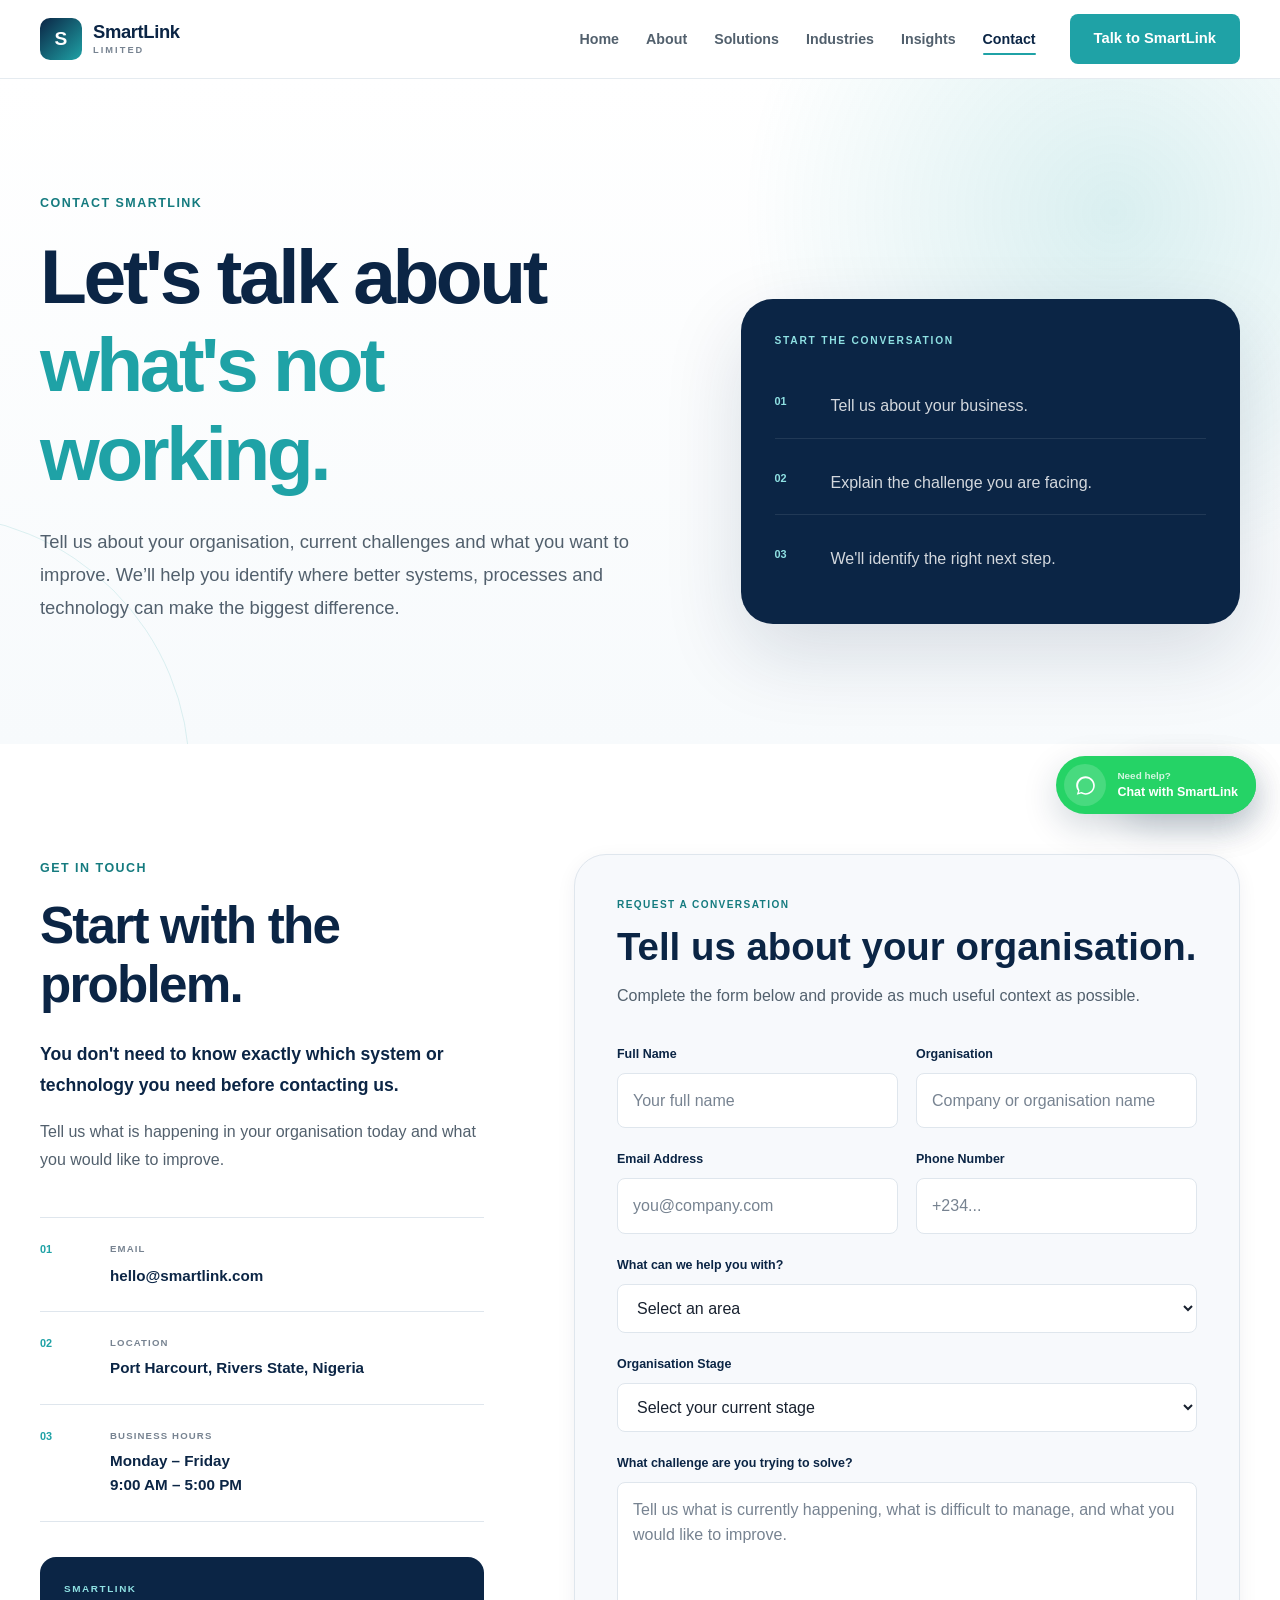
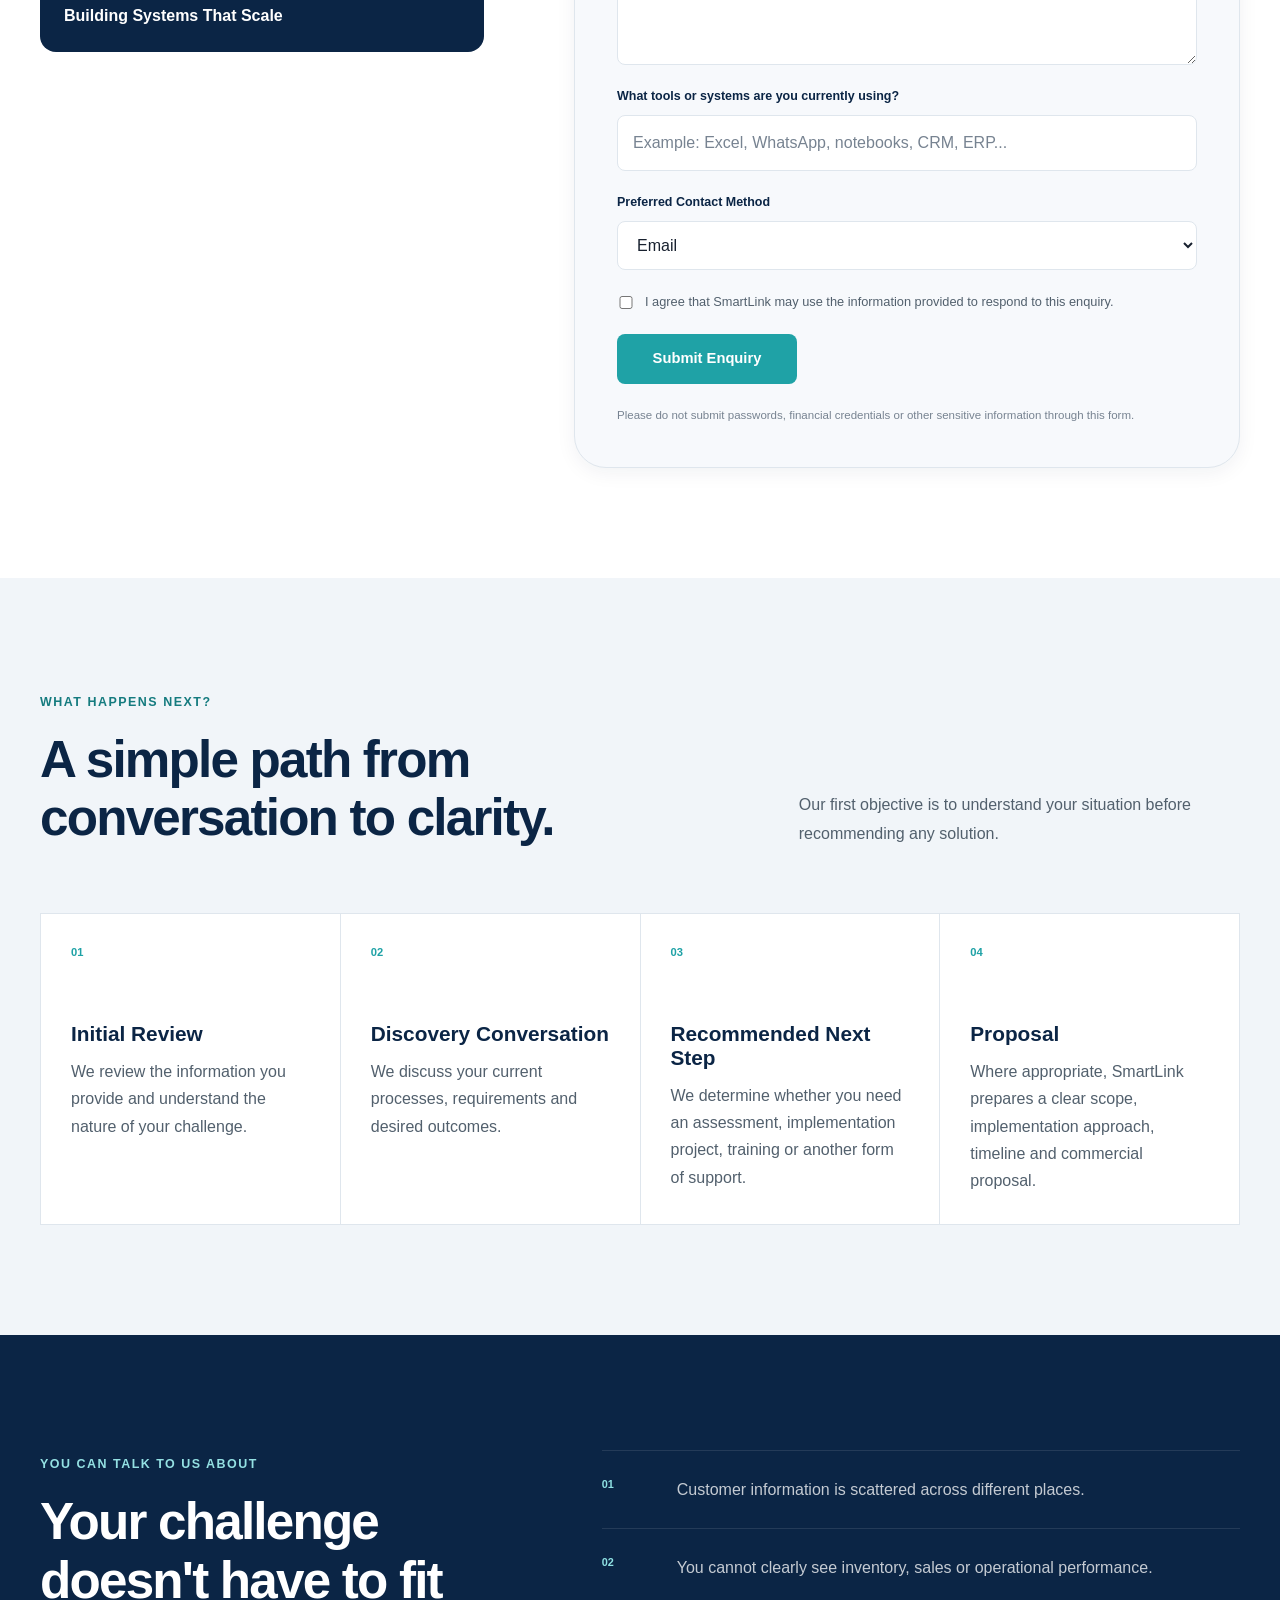
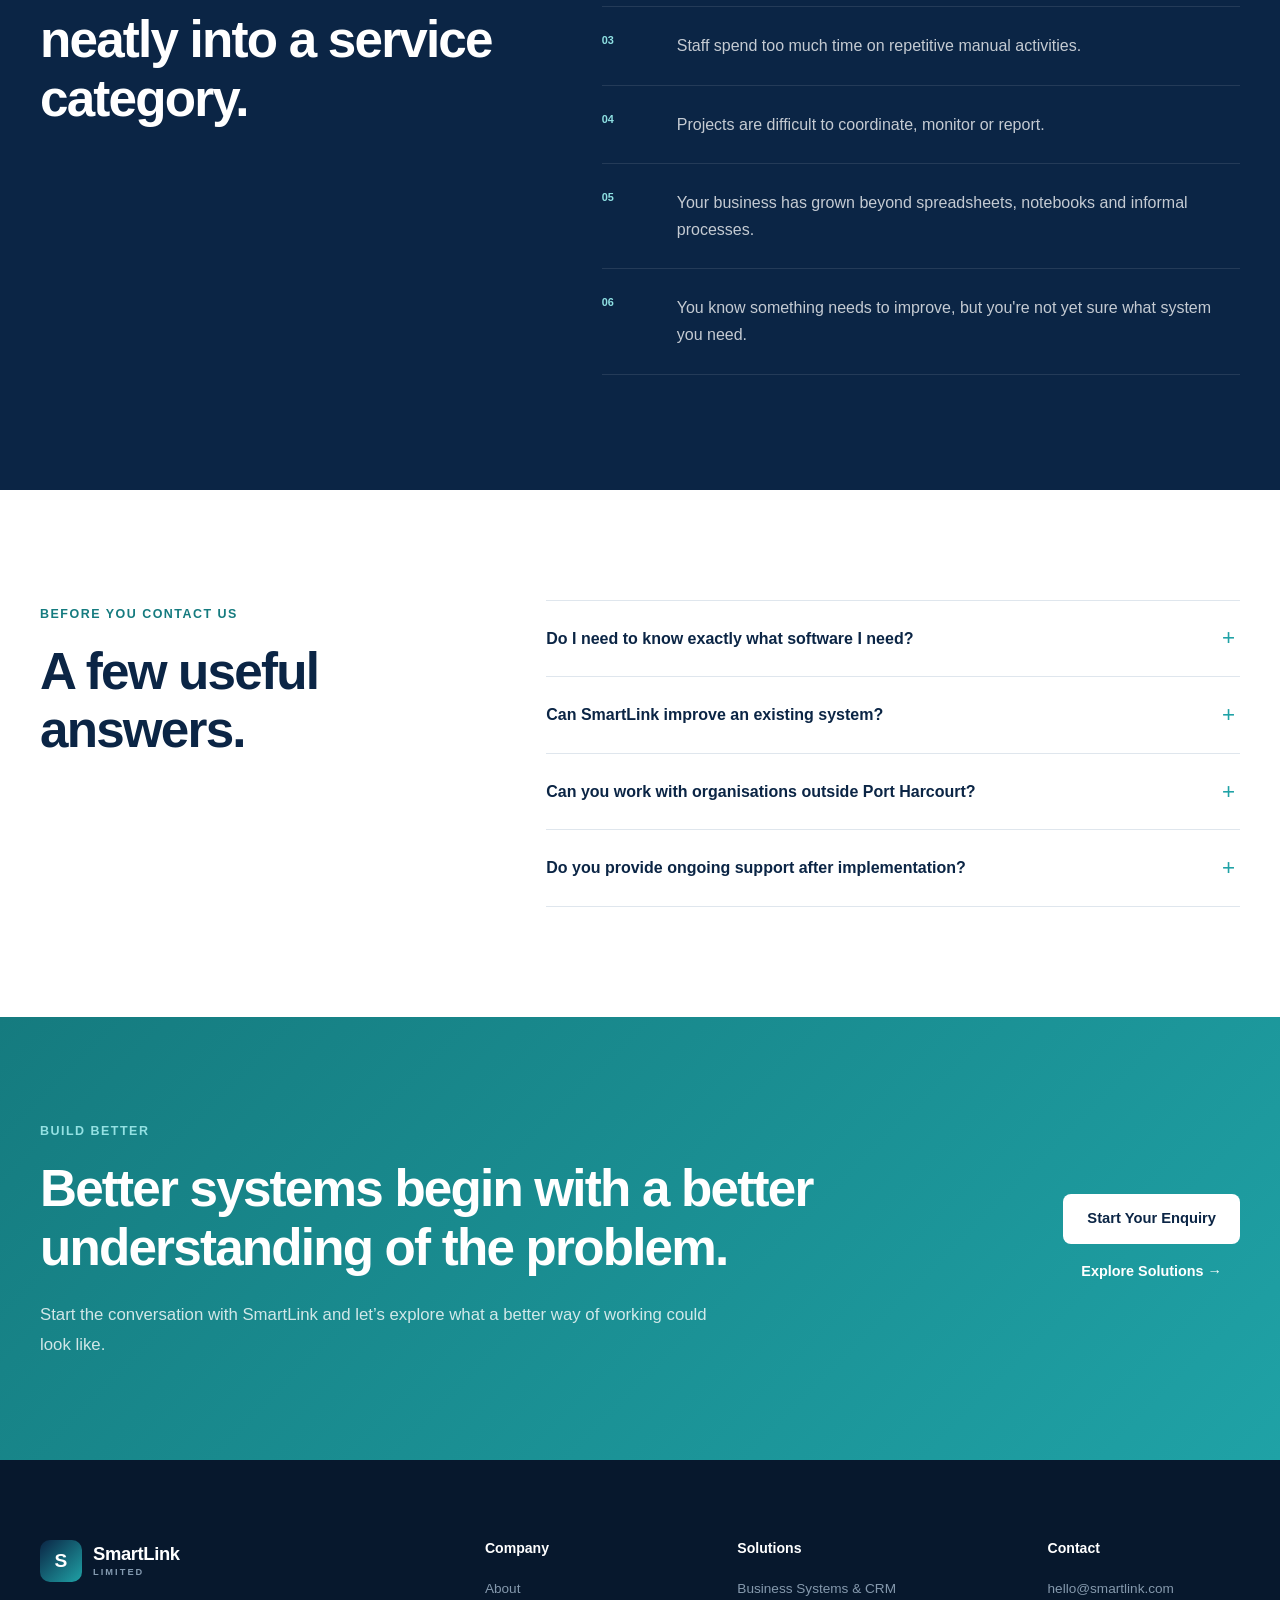
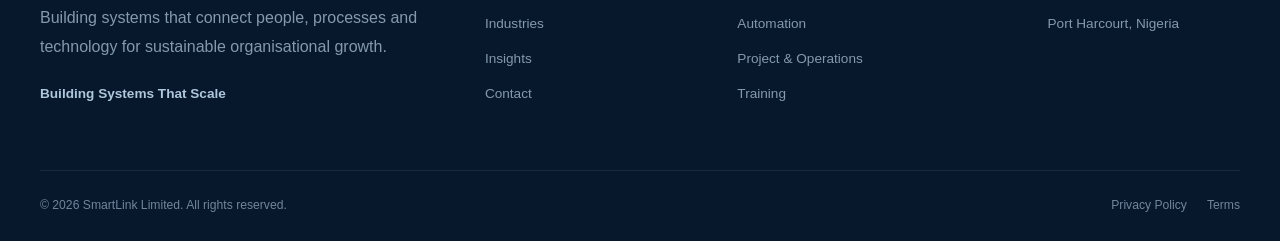
<file: contact.html>
<!DOCTYPE html>
<html lang="en">
<head>
    <meta charset="UTF-8">

    <meta
        name="viewport"
        content="width=device-width, initial-scale=1.0"
    >

    <meta
        name="description"
        content="Contact SmartLink Limited to discuss business systems, CRM, automation, project management, training, logistics and operational improvement."
    >

    <meta
        name="keywords"
        content="SmartLink Limited, contact SmartLink, CRM, automation, project management, training, logistics, business systems, Port Harcourt"
    >

    <meta name="author" content="SmartLink Limited">

    <title>Contact | SmartLink Limited</title>

    <!-- Global CSS -->
    <link rel="stylesheet" href="css/index.css">

    <!-- Contact Page CSS -->
    <link rel="stylesheet" href="css/contact.css">
</head>

<body>

    <!-- =====================================================
         HEADER
    ====================================================== -->

    <header class="site-header">

        <div class="container nav-container">

            <a
                href="index.html"
                class="brand"
                aria-label="SmartLink Limited Home"
            >

                <div class="brand-mark">
                    S
                </div>

                <div class="brand-text">
                    <span class="brand-name">
                        SmartLink
                    </span>

                    <span class="brand-type">
                        LIMITED
                    </span>
                </div>

            </a>


            <button
                class="mobile-menu-button"
                id="mobileMenuButton"
                aria-label="Open navigation menu"
                aria-expanded="false"
            >
                <span></span>
                <span></span>
                <span></span>
            </button>


            <nav
                class="main-nav"
                id="mainNavigation"
            >

                <ul class="nav-links">

                    <li>
                        <a href="index.html">
                            Home
                        </a>
                    </li>

                    <li>
                        <a href="about.html">
                            About
                        </a>
                    </li>

                    <li>
                        <a href="solutions.html">
                            Solutions
                        </a>
                    </li>

                    <li>
                        <a href="industries.html">
                            Industries
                        </a>
                    </li>

                    <li>
                        <a href="insights.html">
                            Insights
                        </a>
                    </li>

                    <li>
                        <a
                            href="contact.html"
                            class="active"
                        >
                            Contact
                        </a>
                    </li>

                </ul>


                <a
                    href="#contact-form"
                    class="button button-primary nav-cta"
                >
                    Talk to SmartLink
                </a>

            </nav>

        </div>

    </header>



    <main>

        <!-- =====================================================
             HERO
        ====================================================== -->

        <section class="contact-hero">

            <div class="container contact-hero-grid">

                <div class="contact-hero-content">

                    <span class="section-eyebrow">
                        Contact SmartLink
                    </span>

                    <h1>
                        Let's talk about
                        <span>
                            what's not working.
                        </span>
                    </h1>

                    <p>
                        Tell us about your organisation, current challenges
                        and what you want to improve. We’ll help you identify
                        where better systems, processes and technology can
                        make the biggest difference.
                    </p>

                </div>


                <div class="contact-hero-panel">

                    <span class="contact-panel-label">
                        START THE CONVERSATION
                    </span>

                    <div class="contact-panel-list">

                        <div>
                            <span>
                                01
                            </span>

                            <p>
                                Tell us about your business.
                            </p>
                        </div>

                        <div>
                            <span>
                                02
                            </span>

                            <p>
                                Explain the challenge you are facing.
                            </p>
                        </div>

                        <div>
                            <span>
                                03
                            </span>

                            <p>
                                We'll identify the right next step.
                            </p>
                        </div>

                    </div>

                </div>

            </div>

        </section>



        <!-- =====================================================
             CONTACT MAIN
        ====================================================== -->

        <section
            class="section contact-section"
            id="contact-form"
        >

            <div class="container contact-grid">

                <!-- ==========================================
                     CONTACT INFORMATION
                =========================================== -->

                <div class="contact-information">

                    <span class="section-eyebrow">
                        Get In Touch
                    </span>

                    <h2>
                        Start with the problem.
                    </h2>

                    <p class="contact-intro">
                        You don't need to know exactly which system or
                        technology you need before contacting us.
                    </p>

                    <p>
                        Tell us what is happening in your organisation
                        today and what you would like to improve.
                    </p>


                    <div class="contact-details">

                        <div class="contact-detail-item">

                            <span class="contact-detail-number">
                                01
                            </span>

                            <div>

                                <small>
                                    EMAIL
                                </small>

                                <a href="mailto:hello@smartlink.com">
                                    hello@smartlink.com
                                </a>

                            </div>

                        </div>


                        <div class="contact-detail-item">

                            <span class="contact-detail-number">
                                02
                            </span>

                            <div>

                                <small>
                                    LOCATION
                                </small>

                                <p>
                                    Port Harcourt, Rivers State, Nigeria
                                </p>

                            </div>

                        </div>


                        <div class="contact-detail-item">

                            <span class="contact-detail-number">
                                03
                            </span>

                            <div>

                                <small>
                                    BUSINESS HOURS
                                </small>

                                <p>
                                    Monday – Friday
                                    <br>
                                    9:00 AM – 5:00 PM
                                </p>

                            </div>

                        </div>

                    </div>


                    <div class="contact-note">

                        <span>
                            SMARTLINK
                        </span>

                        <p>
                            Building Systems That Scale
                        </p>

                    </div>

                </div>



                <!-- ==========================================
                     CONTACT FORM
                =========================================== -->

                <div class="contact-form-wrapper">

                    <div class="contact-form-header">

                        <span>
                            REQUEST A CONVERSATION
                        </span>

                        <h3>
                            Tell us about your organisation.
                        </h3>

                        <p>
                            Complete the form below and provide as much
                            useful context as possible.
                        </p>

                    </div>


                    <form
                        class="contact-form"
                        id="smartLinkContactForm"
                        action="#"
                        method="post"
                    >

                        <div class="form-row">

                            <div class="form-group">

                                <label for="fullName">
                                    Full Name
                                </label>

                                <input
                                    type="text"
                                    id="fullName"
                                    name="fullName"
                                    placeholder="Your full name"
                                    required
                                >

                            </div>


                            <div class="form-group">

                                <label for="organisation">
                                    Organisation
                                </label>

                                <input
                                    type="text"
                                    id="organisation"
                                    name="organisation"
                                    placeholder="Company or organisation name"
                                >

                            </div>

                        </div>



                        <div class="form-row">

                            <div class="form-group">

                                <label for="email">
                                    Email Address
                                </label>

                                <input
                                    type="email"
                                    id="email"
                                    name="email"
                                    placeholder="you@company.com"
                                    required
                                >

                            </div>


                            <div class="form-group">

                                <label for="phone">
                                    Phone Number
                                </label>

                                <input
                                    type="tel"
                                    id="phone"
                                    name="phone"
                                    placeholder="+234..."
                                >

                            </div>

                        </div>



                        <div class="form-group">

                            <label for="interest">
                                What can we help you with?
                            </label>

                            <select
                                id="interest"
                                name="interest"
                                required
                            >

                                <option value="">
                                    Select an area
                                </option>

                                <option value="business-systems">
                                    Business Systems & CRM
                                </option>

                                <option value="automation">
                                    Automation & Integration
                                </option>

                                <option value="project-operations">
                                    Project & Operations Management
                                </option>

                                <option value="training">
                                    Training & Capacity Building
                                </option>

                                <option value="logistics">
                                    Logistics & Business Support
                                </option>

                                <option value="business-control-system">
                                    SmartLink Business Control System
                                </option>

                                <option value="not-sure">
                                    I'm not sure yet
                                </option>

                            </select>

                        </div>



                        <div class="form-group">

                            <label for="businessStage">
                                Organisation Stage
                            </label>

                            <select
                                id="businessStage"
                                name="businessStage"
                            >

                                <option value="">
                                    Select your current stage
                                </option>

                                <option value="starting">
                                    Starting / Early Stage
                                </option>

                                <option value="growing">
                                    Growing
                                </option>

                                <option value="established">
                                    Established
                                </option>

                                <option value="large">
                                    Large Organisation
                                </option>

                                <option value="ngo">
                                    NGO / Development Organisation
                                </option>

                            </select>

                        </div>



                        <div class="form-group">

                            <label for="challenge">
                                What challenge are you trying to solve?
                            </label>

                            <textarea
                                id="challenge"
                                name="challenge"
                                rows="6"
                                placeholder="Tell us what is currently happening, what is difficult to manage, and what you would like to improve."
                                required
                            ></textarea>

                        </div>



                        <div class="form-group">

                            <label for="currentTools">
                                What tools or systems are you currently using?
                            </label>

                            <input
                                type="text"
                                id="currentTools"
                                name="currentTools"
                                placeholder="Example: Excel, WhatsApp, notebooks, CRM, ERP..."
                            >

                        </div>



                        <div class="form-group">

                            <label for="preferredContact">
                                Preferred Contact Method
                            </label>

                            <select
                                id="preferredContact"
                                name="preferredContact"
                            >

                                <option value="email">
                                    Email
                                </option>

                                <option value="phone">
                                    Phone Call
                                </option>

                                <option value="whatsapp">
                                    WhatsApp
                                </option>

                                <option value="video">
                                    Video Meeting
                                </option>

                            </select>

                        </div>



                        <div class="form-consent">

                            <input
                                type="checkbox"
                                id="consent"
                                name="consent"
                                required
                            >

                            <label for="consent">
                                I agree that SmartLink may use the
                                information provided to respond to
                                this enquiry.
                            </label>

                        </div>



                        <button
                            type="submit"
                            class="button button-primary contact-submit"
                        >
                            Submit Enquiry
                        </button>


                        <p class="form-note">
                            Please do not submit passwords, financial
                            credentials or other sensitive information
                            through this form.
                        </p>

                    </form>

                </div>

            </div>

        </section>



        <!-- =====================================================
             WHAT HAPPENS NEXT
        ====================================================== -->

        <section class="section next-step-section">

            <div class="container">

                <div class="next-step-header">

                    <div>

                        <span class="section-eyebrow">
                            What Happens Next?
                        </span>

                        <h2>
                            A simple path from conversation to clarity.
                        </h2>

                    </div>

                    <p>
                        Our first objective is to understand your situation
                        before recommending any solution.
                    </p>

                </div>


                <div class="next-step-grid">

                    <article class="next-step-card">

                        <span>
                            01
                        </span>

                        <h3>
                            Initial Review
                        </h3>

                        <p>
                            We review the information you provide and
                            understand the nature of your challenge.
                        </p>

                    </article>


                    <article class="next-step-card">

                        <span>
                            02
                        </span>

                        <h3>
                            Discovery Conversation
                        </h3>

                        <p>
                            We discuss your current processes,
                            requirements and desired outcomes.
                        </p>

                    </article>


                    <article class="next-step-card">

                        <span>
                            03
                        </span>

                        <h3>
                            Recommended Next Step
                        </h3>

                        <p>
                            We determine whether you need an assessment,
                            implementation project, training or another
                            form of support.
                        </p>

                    </article>


                    <article class="next-step-card">

                        <span>
                            04
                        </span>

                        <h3>
                            Proposal
                        </h3>

                        <p>
                            Where appropriate, SmartLink prepares a
                            clear scope, implementation approach,
                            timeline and commercial proposal.
                        </p>

                    </article>

                </div>

            </div>

        </section>



        <!-- =====================================================
             AREAS WE CAN DISCUSS
        ====================================================== -->

        <section class="contact-topics-section">

            <div class="container contact-topics-grid">

                <div class="contact-topics-heading">

                    <span class="section-eyebrow light-eyebrow">
                        You Can Talk To Us About
                    </span>

                    <h2>
                        Your challenge doesn't have to fit neatly
                        into a service category.
                    </h2>

                </div>


                <div class="contact-topic-list">

                    <div>
                        <span>
                            01
                        </span>

                        <p>
                            Customer information is scattered across
                            different places.
                        </p>
                    </div>


                    <div>
                        <span>
                            02
                        </span>

                        <p>
                            You cannot clearly see inventory, sales or
                            operational performance.
                        </p>
                    </div>


                    <div>
                        <span>
                            03
                        </span>

                        <p>
                            Staff spend too much time on repetitive
                            manual activities.
                        </p>
                    </div>


                    <div>
                        <span>
                            04
                        </span>

                        <p>
                            Projects are difficult to coordinate,
                            monitor or report.
                        </p>
                    </div>


                    <div>
                        <span>
                            05
                        </span>

                        <p>
                            Your business has grown beyond spreadsheets,
                            notebooks and informal processes.
                        </p>
                    </div>


                    <div>
                        <span>
                            06
                        </span>

                        <p>
                            You know something needs to improve,
                            but you're not yet sure what system you need.
                        </p>
                    </div>

                </div>

            </div>

        </section>



        <!-- =====================================================
             FAQ
        ====================================================== -->

        <section class="section contact-faq-section">

            <div class="container contact-faq-grid">

                <div class="contact-faq-heading">

                    <span class="section-eyebrow">
                        Before You Contact Us
                    </span>

                    <h2>
                        A few useful answers.
                    </h2>

                </div>


                <div class="faq-list">

                    <details class="faq-item">

                        <summary>
                            Do I need to know exactly what software I need?
                        </summary>

                        <p>
                            No. In many cases, selecting a tool before
                            understanding the problem leads to poor results.
                            Start by explaining the operational challenge.
                        </p>

                    </details>


                    <details class="faq-item">

                        <summary>
                            Can SmartLink improve an existing system?
                        </summary>

                        <p>
                            Yes. An engagement may involve improving an
                            existing process or platform rather than
                            replacing everything.
                        </p>

                    </details>


                    <details class="faq-item">

                        <summary>
                            Can you work with organisations outside Port Harcourt?
                        </summary>

                        <p>
                            Many systems, advisory and training engagements
                            can be delivered remotely or through a hybrid
                            approach depending on the project.
                        </p>

                    </details>


                    <details class="faq-item">

                        <summary>
                            Do you provide ongoing support after implementation?
                        </summary>

                        <p>
                            Ongoing support, optimisation and training can
                            form part of the engagement depending on the
                            organisation's requirements.
                        </p>

                    </details>

                </div>

            </div>

        </section>



        <!-- =====================================================
             FINAL CTA
        ====================================================== -->

        <section class="contact-final-cta">

            <div class="container contact-final-cta-grid">

                <div>

                    <span class="section-eyebrow light-eyebrow">
                        Build Better
                    </span>

                    <h2>
                        Better systems begin with a better understanding
                        of the problem.
                    </h2>

                    <p>
                        Start the conversation with SmartLink and let’s
                        explore what a better way of working could look like.
                    </p>

                </div>


                <div class="contact-final-actions">

                    <a
                        href="#contact-form"
                        class="button button-light"
                    >
                        Start Your Enquiry
                    </a>

                    <a
                        href="solutions.html"
                        class="contact-light-link"
                    >
                        Explore Solutions →
                    </a>

                </div>

            </div>

        </section>

    </main>



    <!-- =====================================================
         FOOTER
    ====================================================== -->

    <footer class="site-footer">

        <div class="container footer-grid">

            <div class="footer-brand">

                <a
                    href="index.html"
                    class="brand"
                >

                    <div class="brand-mark">
                        S
                    </div>

                    <div class="brand-text">

                        <span class="brand-name">
                            SmartLink
                        </span>

                        <span class="brand-type">
                            LIMITED
                        </span>

                    </div>

                </a>


                <p>
                    Building systems that connect people, processes
                    and technology for sustainable organisational growth.
                </p>

                <strong>
                    Building Systems That Scale
                </strong>

            </div>


            <div class="footer-column">

                <h4>
                    Company
                </h4>

                <a href="about.html">
                    About
                </a>

                <a href="industries.html">
                    Industries
                </a>

                <a href="insights.html">
                    Insights
                </a>

                <a href="contact.html">
                    Contact
                </a>

            </div>


            <div class="footer-column">

                <h4>
                    Solutions
                </h4>

                <a href="solutions.html">
                    Business Systems & CRM
                </a>

                <a href="solutions.html">
                    Automation
                </a>

                <a href="solutions.html">
                    Project & Operations
                </a>

                <a href="solutions.html">
                    Training
                </a>

            </div>


            <div class="footer-column">

                <h4>
                    Contact
                </h4>

                <a href="mailto:hello@smartlink.com">
                    hello@smartlink.com
                </a>

                <span>
                    Port Harcourt, Nigeria
                </span>

            </div>

        </div>


        <div class="container footer-bottom">

            <p>
                &copy;
                <span id="currentYear"></span>
                SmartLink Limited.
                All rights reserved.
            </p>


            <div>

                <a href="#">
                    Privacy Policy
                </a>

                <a href="#">
                    Terms
                </a>

            </div>

        </div>

    </footer>

<!-- =========================
     FLOATING ACTIONS
========================== -->

<div class="floating-actions">

    <!-- WhatsApp Button -->
    <a
        href="https://wa.me/2348036641127"
        class="floating-action whatsapp-button"
        target="_blank"
        rel="noopener noreferrer"
        aria-label="Chat with SmartLink on WhatsApp"
        title="Chat with SmartLink on WhatsApp"
    >
        <span class="floating-icon">
            WA
        </span>

        <span class="floating-label">
            WhatsApp
        </span>
    </a>


    <!-- Scroll To Top Button -->
    <button
        type="button"
        class="floating-action scroll-top-button"
        id="scrollToTop"
        aria-label="Scroll to top"
        title="Back to top"
    >
        <span class="floating-icon">
            ↑
        </span>
    </button>

</div>

    <!-- =====================================================
         BASIC JS
    ====================================================== -->

    <script>

        const mobileMenuButton =
            document.getElementById("mobileMenuButton");

        const mainNavigation =
            document.getElementById("mainNavigation");


        if (
            mobileMenuButton &&
            mainNavigation
        ) {

            mobileMenuButton.addEventListener(
                "click",
                () => {

                    mainNavigation.classList.toggle(
                        "nav-open"
                    );


                    const isOpen =
                        mainNavigation.classList.contains(
                            "nav-open"
                        );


                    mobileMenuButton.setAttribute(
                        "aria-expanded",
                        isOpen
                    );

                }
            );

        }


        const currentYear =
            document.getElementById("currentYear");


        if (currentYear) {

            currentYear.textContent =
                new Date().getFullYear();

        }

    </script>
<script src="js/main.js"></script>
</body>
</html>
</file>
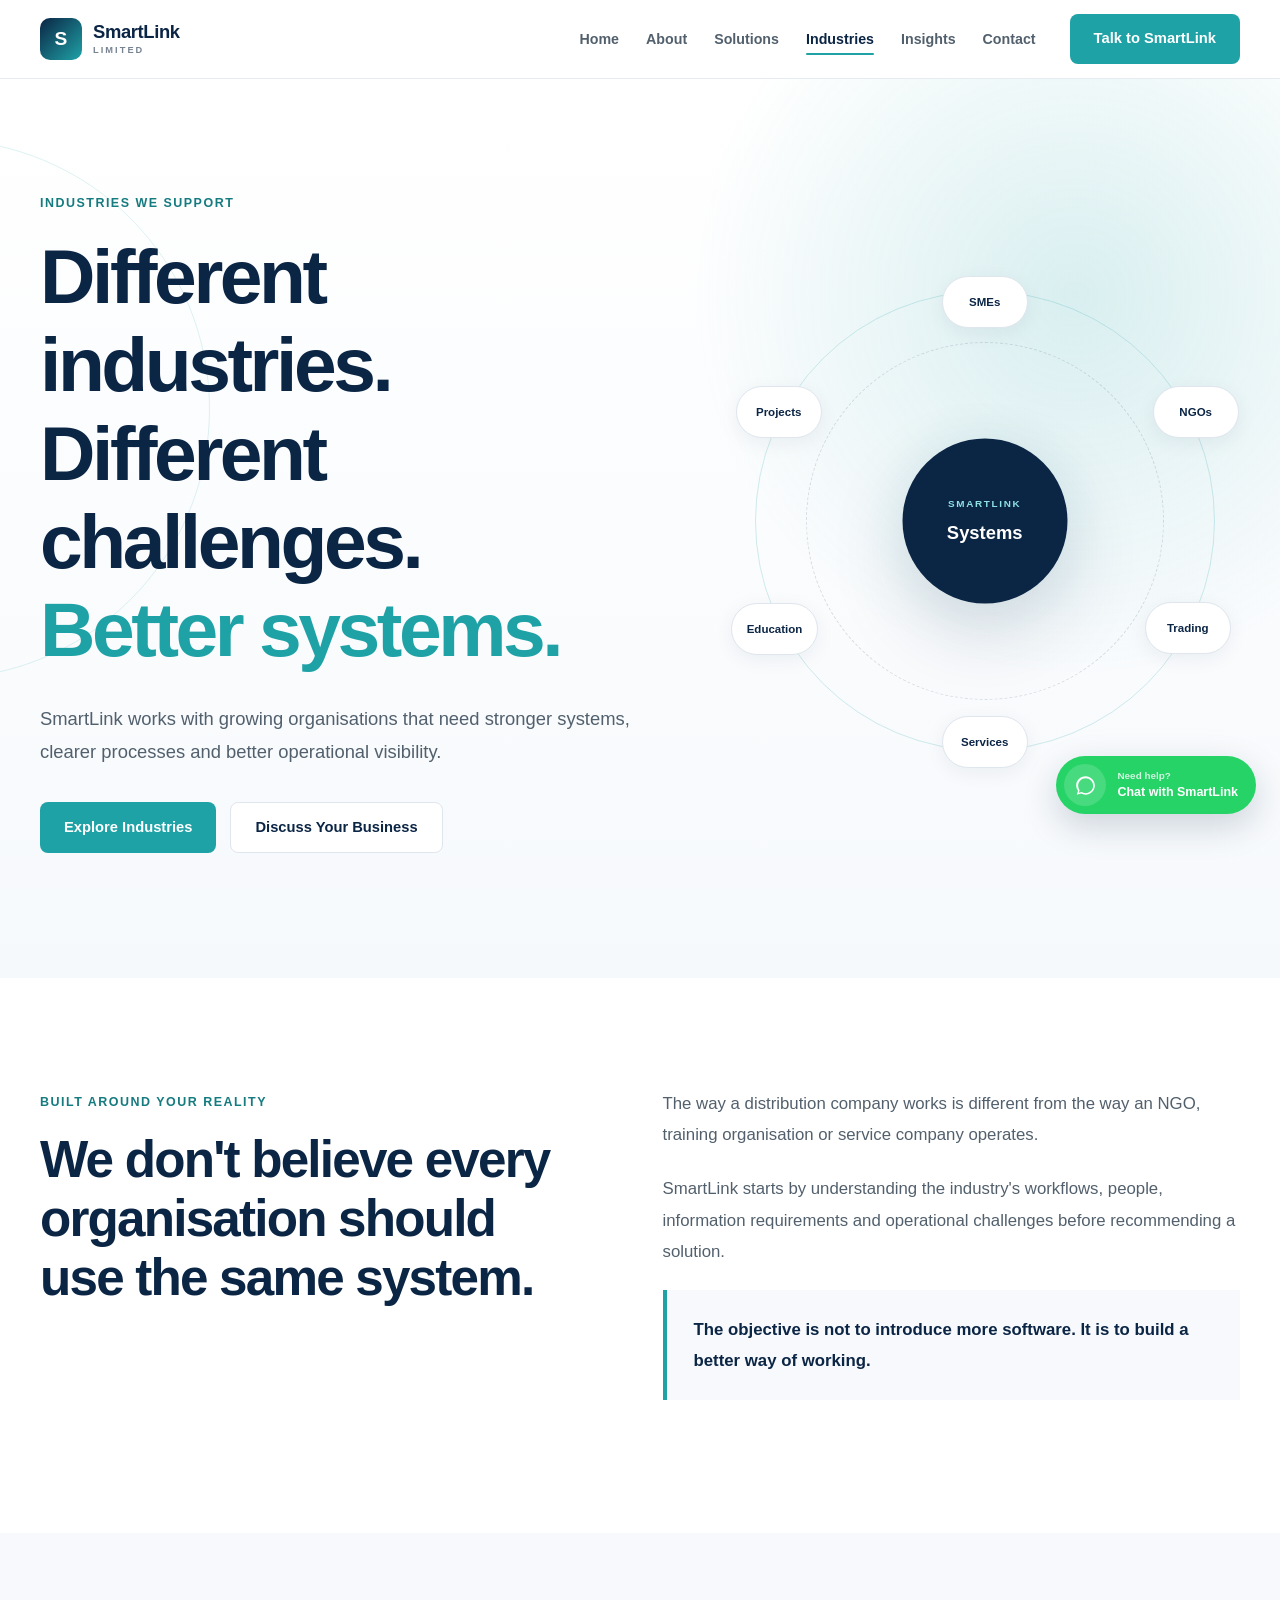
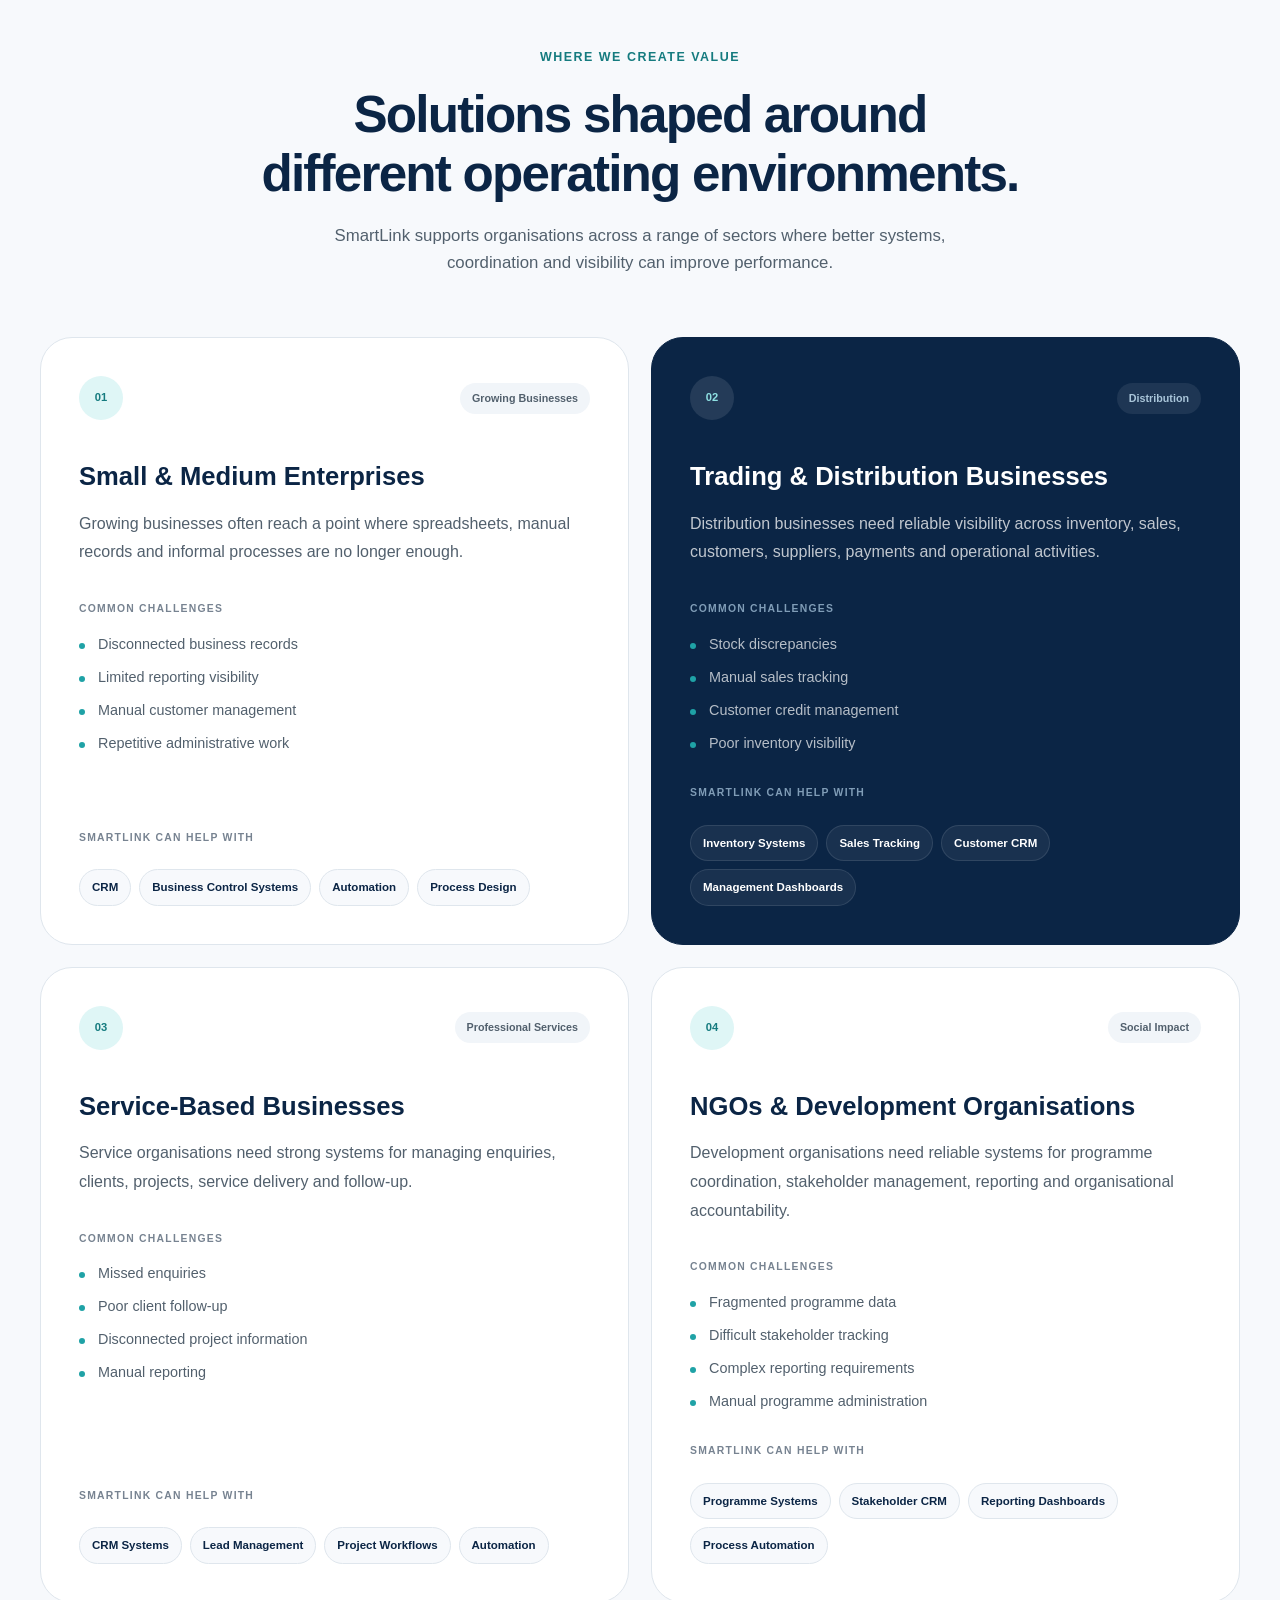
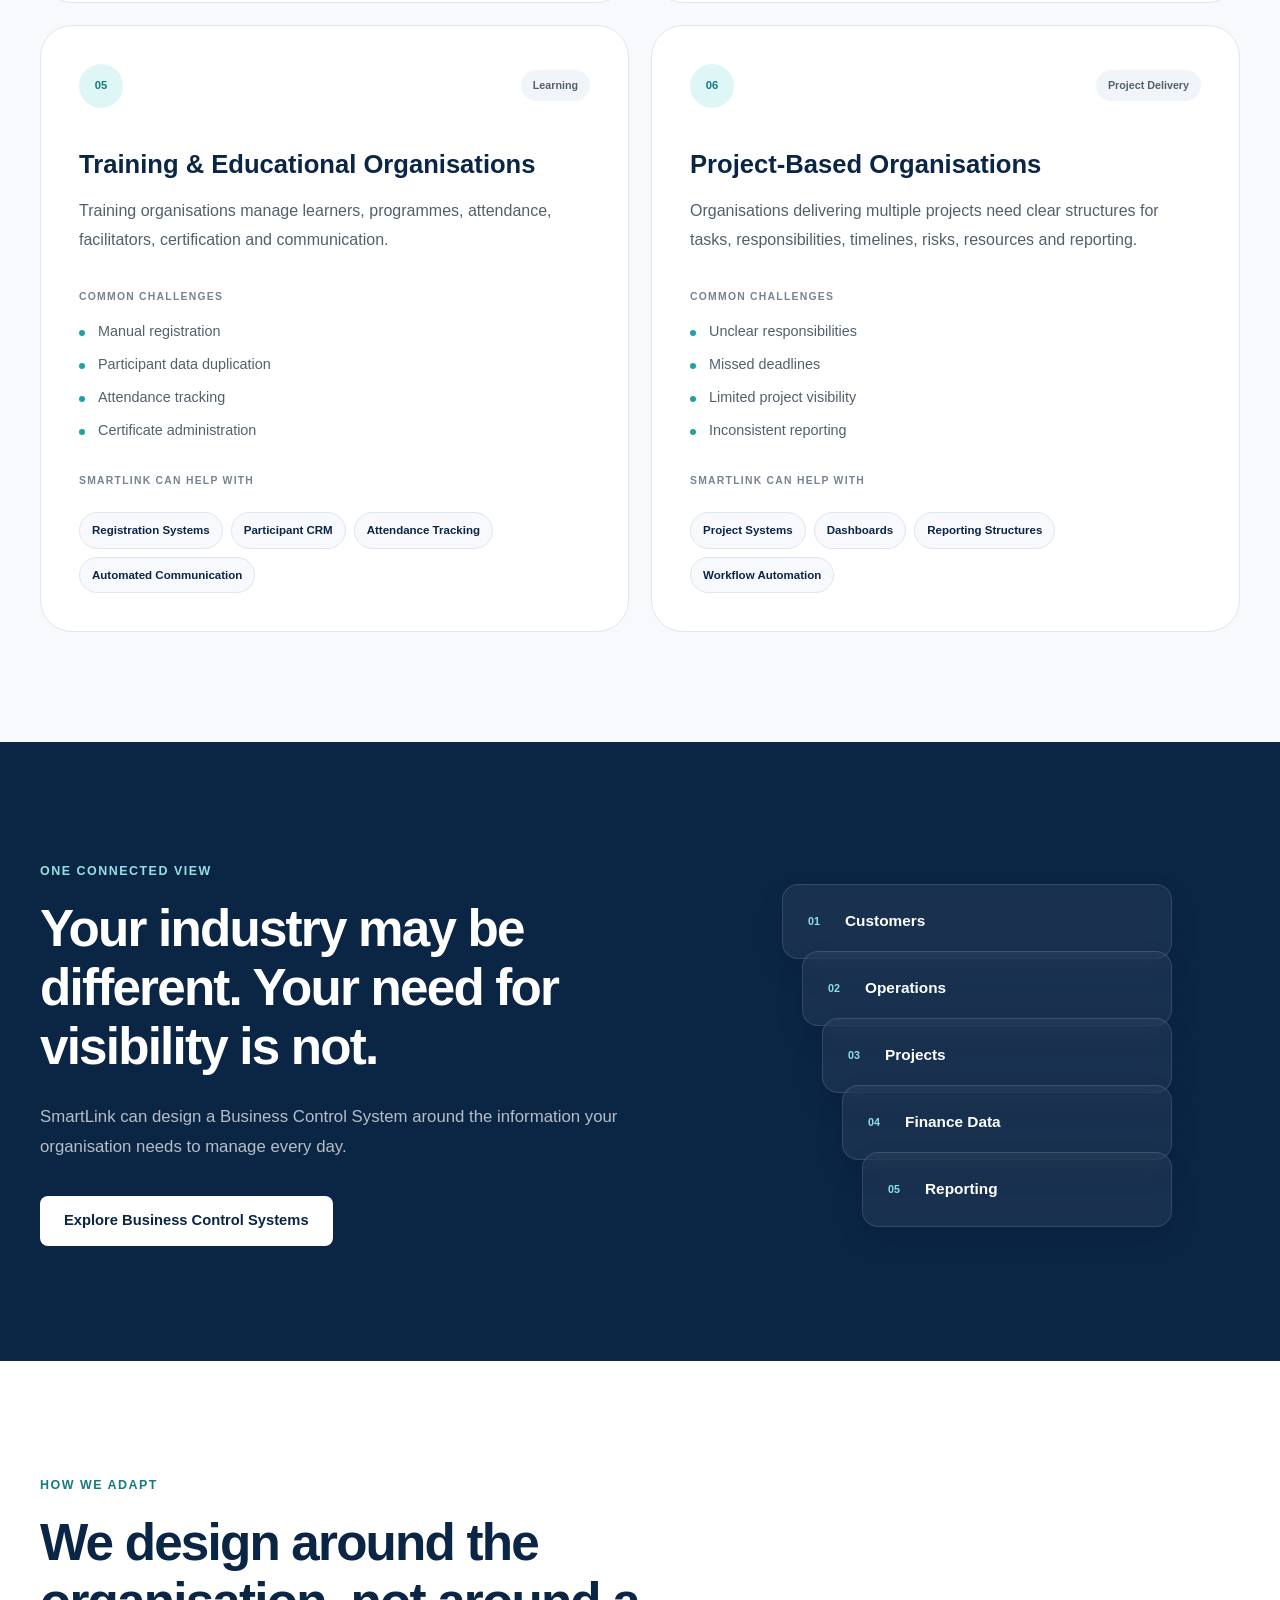
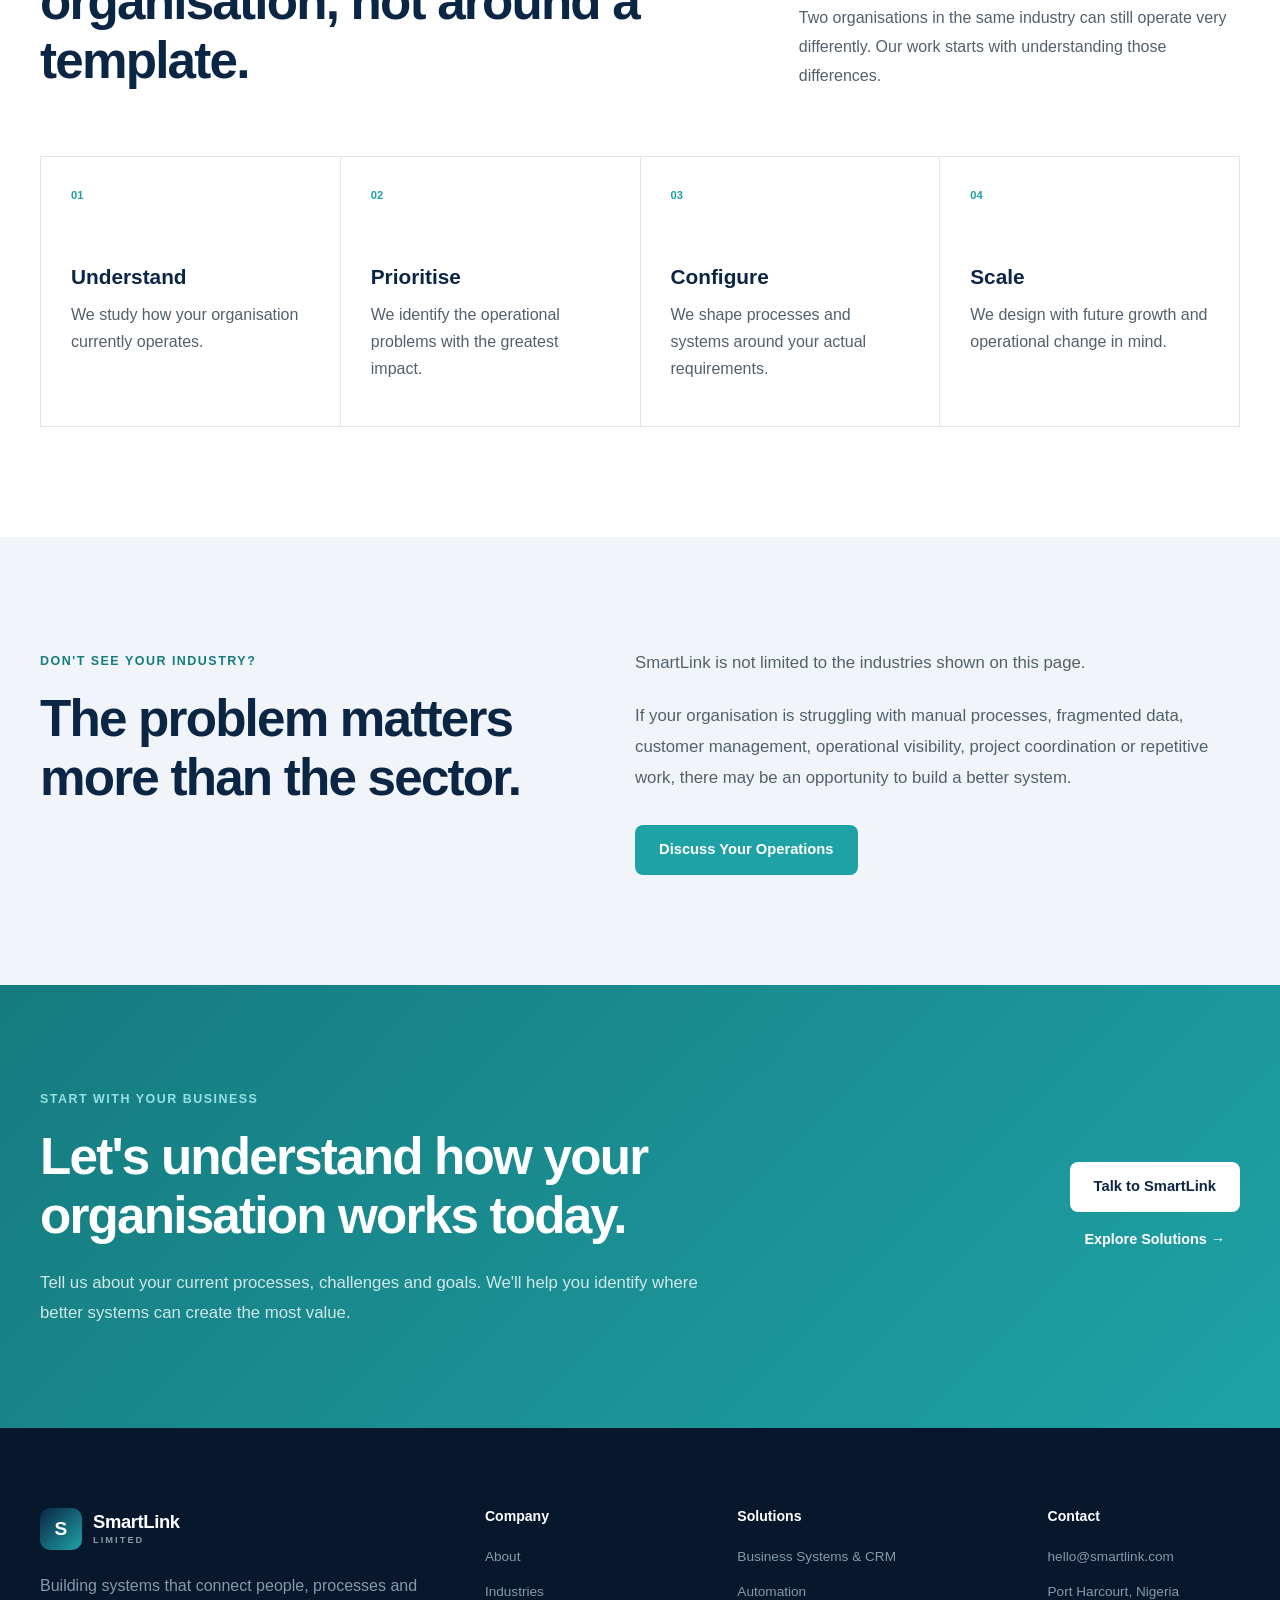
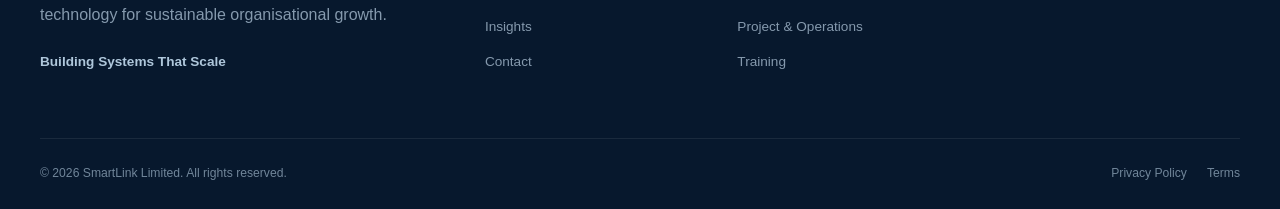
<file: industries.html>
<!DOCTYPE html>
<html lang="en">
<head>
    <meta charset="UTF-8">

    <meta
        name="viewport"
        content="width=device-width, initial-scale=1.0"
    >

    <meta
        name="description"
        content="Explore the industries SmartLink Limited supports with business systems, CRM, automation, project management, training and operational solutions."
    >

    <meta
        name="keywords"
        content="SmartLink Limited, industries, SMEs, distribution, NGOs, education, service businesses, business systems, CRM, automation, project management"
    >

    <meta name="author" content="SmartLink Limited">

    <title>Industries | SmartLink Limited</title>

    <!-- Global CSS -->
    <link rel="stylesheet" href="css/index.css">

    <!-- Industries Page CSS -->
    <link rel="stylesheet" href="css/industries.css">
</head>

<body>

    <!-- =====================================================
         HEADER
    ====================================================== -->

    <header class="site-header">

        <div class="container nav-container">

            <a
                href="index.html"
                class="brand"
                aria-label="SmartLink Limited Home"
            >

                <div class="brand-mark">
                    S
                </div>

                <div class="brand-text">
                    <span class="brand-name">
                        SmartLink
                    </span>

                    <span class="brand-type">
                        LIMITED
                    </span>
                </div>

            </a>


            <button
                class="mobile-menu-button"
                id="mobileMenuButton"
                aria-label="Open navigation menu"
                aria-expanded="false"
            >
                <span></span>
                <span></span>
                <span></span>
            </button>


            <nav
                class="main-nav"
                id="mainNavigation"
            >

                <ul class="nav-links">

                    <li>
                        <a href="index.html">
                            Home
                        </a>
                    </li>

                    <li>
                        <a href="about.html">
                            About
                        </a>
                    </li>

                    <li>
                        <a href="solutions.html">
                            Solutions
                        </a>
                    </li>

                    <li>
                        <a
                            href="industries.html"
                            class="active"
                        >
                            Industries
                        </a>
                    </li>

                    <li>
                        <a href="insights.html">
                            Insights
                        </a>
                    </li>

                    <li>
                        <a href="contact.html">
                            Contact
                        </a>
                    </li>

                </ul>


                <a
                    href="contact.html"
                    class="button button-primary nav-cta"
                >
                    Talk to SmartLink
                </a>

            </nav>

        </div>

    </header>



    <main>

        <!-- =====================================================
             HERO
        ====================================================== -->

        <section class="industries-hero">

            <div class="container industries-hero-grid">

                <div class="industries-hero-content">

                    <span class="section-eyebrow">
                        Industries We Support
                    </span>

                    <h1>
                        Different industries.
                        <br>
                        Different challenges.
                        <br>
                        <span>
                            Better systems.
                        </span>
                    </h1>

                    <p>
                        SmartLink works with growing organisations that
                        need stronger systems, clearer processes and
                        better operational visibility.
                    </p>

                    <div class="industries-hero-actions">

                        <a
                            href="#industries"
                            class="button button-primary"
                        >
                            Explore Industries
                        </a>

                        <a
                            href="contact.html"
                            class="button button-secondary"
                        >
                            Discuss Your Business
                        </a>

                    </div>

                </div>


                <div class="industries-hero-visual">

                    <div class="industry-orbit">

                        <div class="orbit-core">
                            <span>
                                SMARTLINK
                            </span>

                            <strong>
                                Systems
                            </strong>
                        </div>


                        <div class="orbit-item orbit-item-one">
                            SMEs
                        </div>

                        <div class="orbit-item orbit-item-two">
                            NGOs
                        </div>

                        <div class="orbit-item orbit-item-three">
                            Trading
                        </div>

                        <div class="orbit-item orbit-item-four">
                            Services
                        </div>

                        <div class="orbit-item orbit-item-five">
                            Education
                        </div>

                        <div class="orbit-item orbit-item-six">
                            Projects
                        </div>

                    </div>

                </div>

            </div>

        </section>



        <!-- =====================================================
             INTRO
        ====================================================== -->

        <section class="section industries-intro">

            <div class="container industries-intro-grid">

                <div>

                    <span class="section-eyebrow">
                        Built Around Your Reality
                    </span>

                    <h2>
                        We don't believe every organisation should use
                        the same system.
                    </h2>

                </div>


                <div class="industries-intro-content">

                    <p>
                        The way a distribution company works is different
                        from the way an NGO, training organisation or
                        service company operates.
                    </p>

                    <p>
                        SmartLink starts by understanding the industry's
                        workflows, people, information requirements and
                        operational challenges before recommending a
                        solution.
                    </p>

                    <p class="industries-highlight">
                        The objective is not to introduce more software.
                        It is to build a better way of working.
                    </p>

                </div>

            </div>

        </section>



        <!-- =====================================================
             INDUSTRY CARDS
        ====================================================== -->

        <section
            class="section industries-section"
            id="industries"
        >

            <div class="container">

                <div class="section-title-centered">

                    <span class="section-eyebrow">
                        Where We Create Value
                    </span>

                    <h2>
                        Solutions shaped around different operating environments.
                    </h2>

                    <p>
                        SmartLink supports organisations across a range of
                        sectors where better systems, coordination and
                        visibility can improve performance.
                    </p>

                </div>


                <div class="industry-cards-grid">


                    <!-- ========================================
                         SME
                    ========================================= -->

                    <article class="industry-card">

                        <div class="industry-card-top">

                            <span class="industry-number">
                                01
                            </span>

                            <span class="industry-tag">
                                Growing Businesses
                            </span>

                        </div>


                        <h3>
                            Small & Medium Enterprises
                        </h3>

                        <p>
                            Growing businesses often reach a point where
                            spreadsheets, manual records and informal
                            processes are no longer enough.
                        </p>


                        <div class="industry-problems">

                            <span>
                                Common challenges
                            </span>

                            <ul>
                                <li>
                                    Disconnected business records
                                </li>

                                <li>
                                    Limited reporting visibility
                                </li>

                                <li>
                                    Manual customer management
                                </li>

                                <li>
                                    Repetitive administrative work
                                </li>
                            </ul>

                        </div>


                        <div class="industry-solutions">

                            <span>
                                SmartLink can help with
                            </span>

                            <div>
                                CRM
                            </div>

                            <div>
                                Business Control Systems
                            </div>

                            <div>
                                Automation
                            </div>

                            <div>
                                Process Design
                            </div>

                        </div>

                    </article>



                    <!-- ========================================
                         DISTRIBUTION
                    ========================================= -->

                    <article class="industry-card industry-card-featured">

                        <div class="industry-card-top">

                            <span class="industry-number">
                                02
                            </span>

                            <span class="industry-tag">
                                Distribution
                            </span>

                        </div>


                        <h3>
                            Trading & Distribution Businesses
                        </h3>

                        <p>
                            Distribution businesses need reliable visibility
                            across inventory, sales, customers, suppliers,
                            payments and operational activities.
                        </p>


                        <div class="industry-problems">

                            <span>
                                Common challenges
                            </span>

                            <ul>
                                <li>
                                    Stock discrepancies
                                </li>

                                <li>
                                    Manual sales tracking
                                </li>

                                <li>
                                    Customer credit management
                                </li>

                                <li>
                                    Poor inventory visibility
                                </li>
                            </ul>

                        </div>


                        <div class="industry-solutions">

                            <span>
                                SmartLink can help with
                            </span>

                            <div>
                                Inventory Systems
                            </div>

                            <div>
                                Sales Tracking
                            </div>

                            <div>
                                Customer CRM
                            </div>

                            <div>
                                Management Dashboards
                            </div>

                        </div>

                    </article>



                    <!-- ========================================
                         SERVICES
                    ========================================= -->

                    <article class="industry-card">

                        <div class="industry-card-top">

                            <span class="industry-number">
                                03
                            </span>

                            <span class="industry-tag">
                                Professional Services
                            </span>

                        </div>


                        <h3>
                            Service-Based Businesses
                        </h3>

                        <p>
                            Service organisations need strong systems for
                            managing enquiries, clients, projects, service
                            delivery and follow-up.
                        </p>


                        <div class="industry-problems">

                            <span>
                                Common challenges
                            </span>

                            <ul>
                                <li>
                                    Missed enquiries
                                </li>

                                <li>
                                    Poor client follow-up
                                </li>

                                <li>
                                    Disconnected project information
                                </li>

                                <li>
                                    Manual reporting
                                </li>
                            </ul>

                        </div>


                        <div class="industry-solutions">

                            <span>
                                SmartLink can help with
                            </span>

                            <div>
                                CRM Systems
                            </div>

                            <div>
                                Lead Management
                            </div>

                            <div>
                                Project Workflows
                            </div>

                            <div>
                                Automation
                            </div>

                        </div>

                    </article>



                    <!-- ========================================
                         NGO
                    ========================================= -->

                    <article class="industry-card">

                        <div class="industry-card-top">

                            <span class="industry-number">
                                04
                            </span>

                            <span class="industry-tag">
                                Social Impact
                            </span>

                        </div>


                        <h3>
                            NGOs & Development Organisations
                        </h3>

                        <p>
                            Development organisations need reliable systems
                            for programme coordination, stakeholder management,
                            reporting and organisational accountability.
                        </p>


                        <div class="industry-problems">

                            <span>
                                Common challenges
                            </span>

                            <ul>
                                <li>
                                    Fragmented programme data
                                </li>

                                <li>
                                    Difficult stakeholder tracking
                                </li>

                                <li>
                                    Complex reporting requirements
                                </li>

                                <li>
                                    Manual programme administration
                                </li>
                            </ul>

                        </div>


                        <div class="industry-solutions">

                            <span>
                                SmartLink can help with
                            </span>

                            <div>
                                Programme Systems
                            </div>

                            <div>
                                Stakeholder CRM
                            </div>

                            <div>
                                Reporting Dashboards
                            </div>

                            <div>
                                Process Automation
                            </div>

                        </div>

                    </article>



                    <!-- ========================================
                         EDUCATION
                    ========================================= -->

                    <article class="industry-card">

                        <div class="industry-card-top">

                            <span class="industry-number">
                                05
                            </span>

                            <span class="industry-tag">
                                Learning
                            </span>

                        </div>


                        <h3>
                            Training & Educational Organisations
                        </h3>

                        <p>
                            Training organisations manage learners,
                            programmes, attendance, facilitators,
                            certification and communication.
                        </p>


                        <div class="industry-problems">

                            <span>
                                Common challenges
                            </span>

                            <ul>
                                <li>
                                    Manual registration
                                </li>

                                <li>
                                    Participant data duplication
                                </li>

                                <li>
                                    Attendance tracking
                                </li>

                                <li>
                                    Certificate administration
                                </li>
                            </ul>

                        </div>


                        <div class="industry-solutions">

                            <span>
                                SmartLink can help with
                            </span>

                            <div>
                                Registration Systems
                            </div>

                            <div>
                                Participant CRM
                            </div>

                            <div>
                                Attendance Tracking
                            </div>

                            <div>
                                Automated Communication
                            </div>

                        </div>

                    </article>



                    <!-- ========================================
                         PROJECT BASED
                    ========================================= -->

                    <article class="industry-card">

                        <div class="industry-card-top">

                            <span class="industry-number">
                                06
                            </span>

                            <span class="industry-tag">
                                Project Delivery
                            </span>

                        </div>


                        <h3>
                            Project-Based Organisations
                        </h3>

                        <p>
                            Organisations delivering multiple projects need
                            clear structures for tasks, responsibilities,
                            timelines, risks, resources and reporting.
                        </p>


                        <div class="industry-problems">

                            <span>
                                Common challenges
                            </span>

                            <ul>
                                <li>
                                    Unclear responsibilities
                                </li>

                                <li>
                                    Missed deadlines
                                </li>

                                <li>
                                    Limited project visibility
                                </li>

                                <li>
                                    Inconsistent reporting
                                </li>
                            </ul>

                        </div>


                        <div class="industry-solutions">

                            <span>
                                SmartLink can help with
                            </span>

                            <div>
                                Project Systems
                            </div>

                            <div>
                                Dashboards
                            </div>

                            <div>
                                Reporting Structures
                            </div>

                            <div>
                                Workflow Automation
                            </div>

                        </div>

                    </article>

                </div>

            </div>

        </section>



        <!-- =====================================================
             BUSINESS CONTROL SYSTEM
        ====================================================== -->

        <section class="industry-control-section">

            <div class="container industry-control-grid">

                <div class="industry-control-content">

                    <span class="section-eyebrow light-eyebrow">
                        One Connected View
                    </span>

                    <h2>
                        Your industry may be different.
                        Your need for visibility is not.
                    </h2>

                    <p>
                        SmartLink can design a Business Control System
                        around the information your organisation needs
                        to manage every day.
                    </p>


                    <a
                        href="solutions.html"
                        class="button button-light"
                    >
                        Explore Business Control Systems
                    </a>

                </div>


                <div class="industry-control-visual">

                    <div class="control-stack">

                        <div class="stack-item">
                            <span>
                                01
                            </span>

                            <strong>
                                Customers
                            </strong>
                        </div>


                        <div class="stack-item">
                            <span>
                                02
                            </span>

                            <strong>
                                Operations
                            </strong>
                        </div>


                        <div class="stack-item">
                            <span>
                                03
                            </span>

                            <strong>
                                Projects
                            </strong>
                        </div>


                        <div class="stack-item">
                            <span>
                                04
                            </span>

                            <strong>
                                Finance Data
                            </strong>
                        </div>


                        <div class="stack-item">
                            <span>
                                05
                            </span>

                            <strong>
                                Reporting
                            </strong>
                        </div>

                    </div>

                </div>

            </div>

        </section>



        <!-- =====================================================
             HOW WE ADAPT
        ====================================================== -->

        <section class="section adapt-section">

            <div class="container">

                <div class="adapt-header">

                    <div>

                        <span class="section-eyebrow">
                            How We Adapt
                        </span>

                        <h2>
                            We design around the organisation,
                            not around a template.
                        </h2>

                    </div>


                    <p>
                        Two organisations in the same industry can still
                        operate very differently. Our work starts with
                        understanding those differences.
                    </p>

                </div>


                <div class="adapt-grid">

                    <article class="adapt-card">

                        <span>
                            01
                        </span>

                        <h3>
                            Understand
                        </h3>

                        <p>
                            We study how your organisation currently
                            operates.
                        </p>

                    </article>


                    <article class="adapt-card">

                        <span>
                            02
                        </span>

                        <h3>
                            Prioritise
                        </h3>

                        <p>
                            We identify the operational problems with
                            the greatest impact.
                        </p>

                    </article>


                    <article class="adapt-card">

                        <span>
                            03
                        </span>

                        <h3>
                            Configure
                        </h3>

                        <p>
                            We shape processes and systems around your
                            actual requirements.
                        </p>

                    </article>


                    <article class="adapt-card">

                        <span>
                            04
                        </span>

                        <h3>
                            Scale
                        </h3>

                        <p>
                            We design with future growth and operational
                            change in mind.
                        </p>

                    </article>

                </div>

            </div>

        </section>



        <!-- =====================================================
             INDUSTRY FIT
        ====================================================== -->

        <section class="section industry-fit-section">

            <div class="container industry-fit-grid">

                <div class="industry-fit-heading">

                    <span class="section-eyebrow">
                        Don't See Your Industry?
                    </span>

                    <h2>
                        The problem matters more than the sector.
                    </h2>

                </div>


                <div class="industry-fit-content">

                    <p>
                        SmartLink is not limited to the industries shown
                        on this page.
                    </p>

                    <p>
                        If your organisation is struggling with manual
                        processes, fragmented data, customer management,
                        operational visibility, project coordination or
                        repetitive work, there may be an opportunity to
                        build a better system.
                    </p>


                    <a
                        href="contact.html"
                        class="button button-primary"
                    >
                        Discuss Your Operations
                    </a>

                </div>

            </div>

        </section>



        <!-- =====================================================
             FINAL CTA
        ====================================================== -->

        <section class="industries-final-cta">

            <div class="container industries-final-cta-grid">

                <div>

                    <span class="section-eyebrow light-eyebrow">
                        Start With Your Business
                    </span>

                    <h2>
                        Let's understand how your organisation works today.
                    </h2>

                    <p>
                        Tell us about your current processes, challenges
                        and goals. We'll help you identify where better
                        systems can create the most value.
                    </p>

                </div>


                <div class="industries-final-actions">

                    <a
                        href="contact.html"
                        class="button button-light"
                    >
                        Talk to SmartLink
                    </a>

                    <a
                        href="solutions.html"
                        class="industries-light-link"
                    >
                        Explore Solutions →
                    </a>

                </div>

            </div>

        </section>

    </main>



    <!-- =====================================================
         FOOTER
    ====================================================== -->

    <footer class="site-footer">

        <div class="container footer-grid">

            <div class="footer-brand">

                <a
                    href="index.html"
                    class="brand"
                >

                    <div class="brand-mark">
                        S
                    </div>

                    <div class="brand-text">

                        <span class="brand-name">
                            SmartLink
                        </span>

                        <span class="brand-type">
                            LIMITED
                        </span>

                    </div>

                </a>


                <p>
                    Building systems that connect people, processes
                    and technology for sustainable organisational growth.
                </p>

                <strong>
                    Building Systems That Scale
                </strong>

            </div>


            <div class="footer-column">

                <h4>
                    Company
                </h4>

                <a href="about.html">
                    About
                </a>

                <a href="industries.html">
                    Industries
                </a>

                <a href="insights.html">
                    Insights
                </a>

                <a href="contact.html">
                    Contact
                </a>

            </div>


            <div class="footer-column">

                <h4>
                    Solutions
                </h4>

                <a href="solutions.html">
                    Business Systems & CRM
                </a>

                <a href="solutions.html">
                    Automation
                </a>

                <a href="solutions.html">
                    Project & Operations
                </a>

                <a href="solutions.html">
                    Training
                </a>

            </div>


            <div class="footer-column">

                <h4>
                    Contact
                </h4>

                <a href="mailto:hello@smartlink.com">
                    hello@smartlink.com
                </a>

                <span>
                    Port Harcourt, Nigeria
                </span>

            </div>

        </div>


        <div class="container footer-bottom">

            <p>
                &copy;
                <span id="currentYear"></span>
                SmartLink Limited.
                All rights reserved.
            </p>


            <div>

                <a href="#">
                    Privacy Policy
                </a>

                <a href="#">
                    Terms
                </a>

            </div>

        </div>

    </footer>



    <!-- =====================================================
         GLOBAL JS
    ====================================================== -->

    <script>

        const mobileMenuButton =
            document.getElementById("mobileMenuButton");

        const mainNavigation =
            document.getElementById("mainNavigation");


        if (
            mobileMenuButton &&
            mainNavigation
        ) {

            mobileMenuButton.addEventListener(
                "click",
                () => {

                    mainNavigation.classList.toggle(
                        "nav-open"
                    );


                    const isOpen =
                        mainNavigation.classList.contains(
                            "nav-open"
                        );


                    mobileMenuButton.setAttribute(
                        "aria-expanded",
                        isOpen
                    );

                }
            );

        }


        const currentYear =
            document.getElementById("currentYear");


        if (currentYear) {

            currentYear.textContent =
                new Date().getFullYear();

        }

    </script>
    <script src="js/main.js"></script>

</body>
</html>
</file>
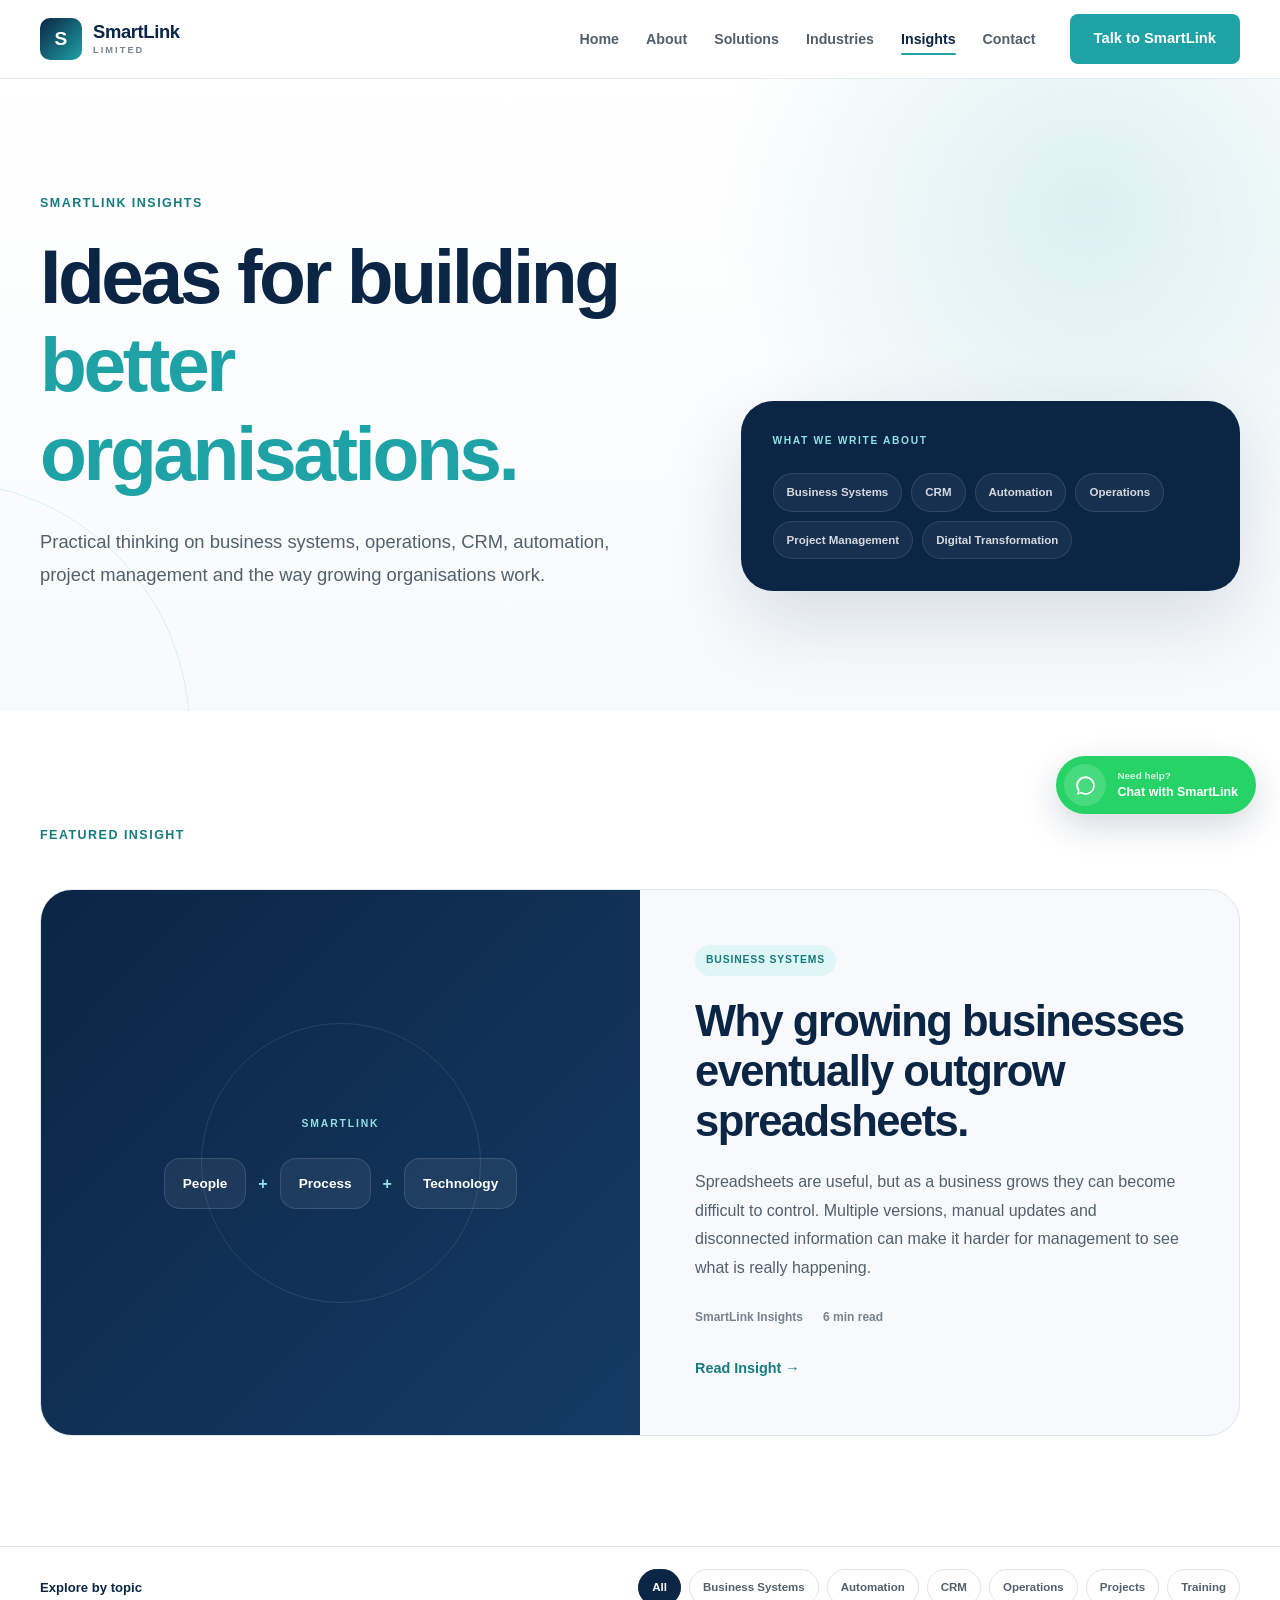
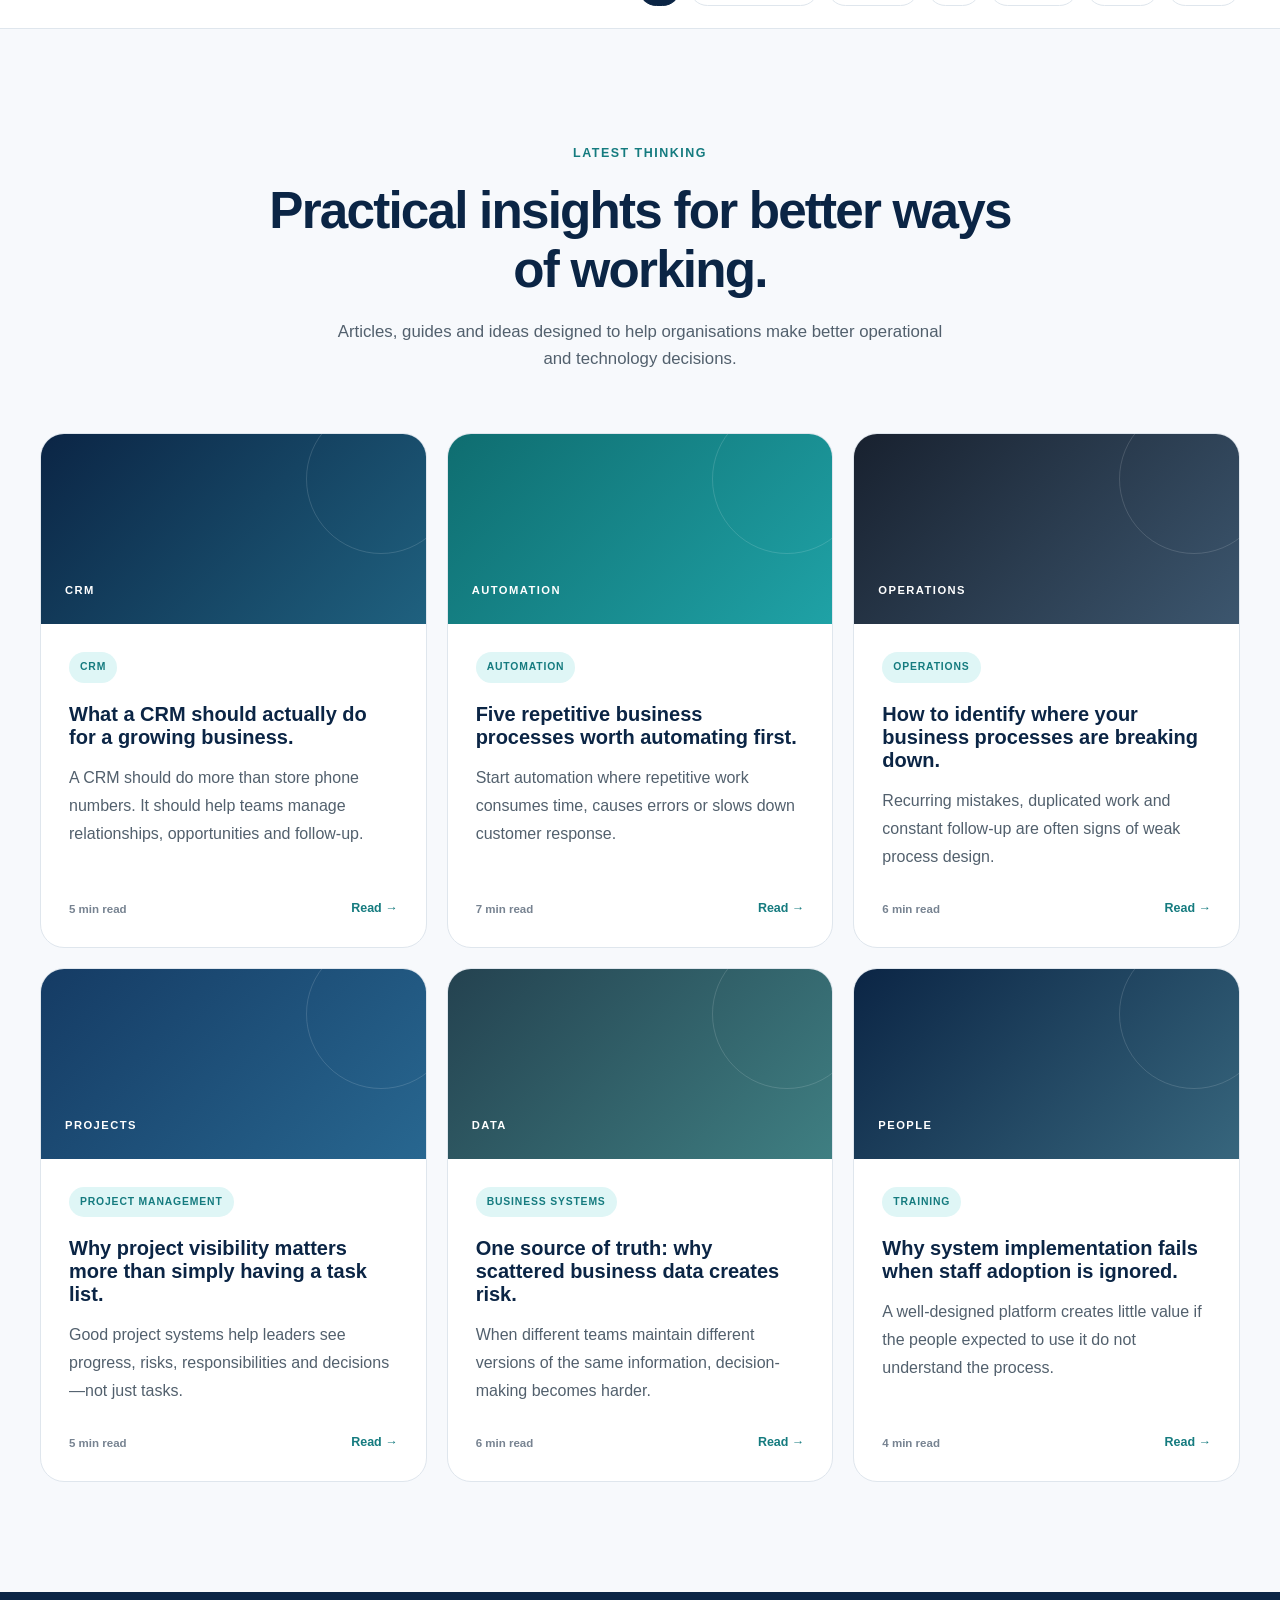
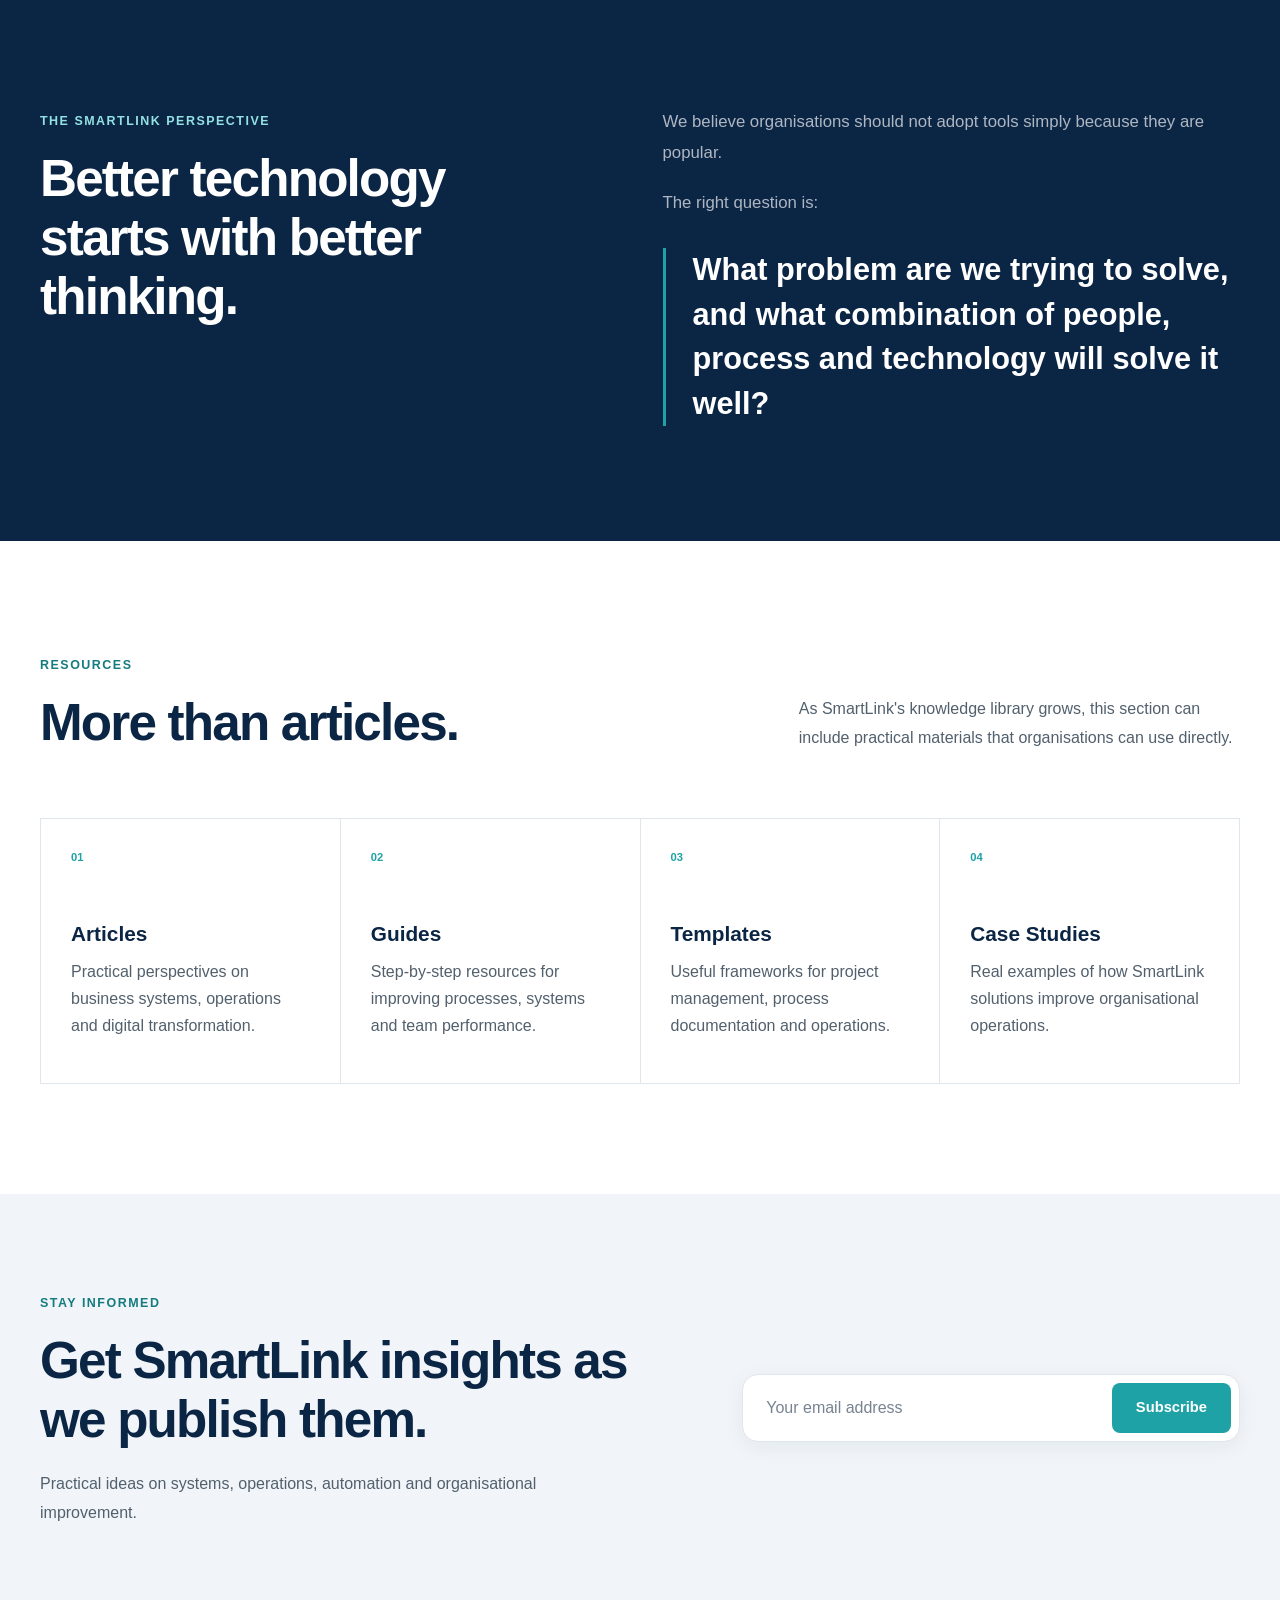
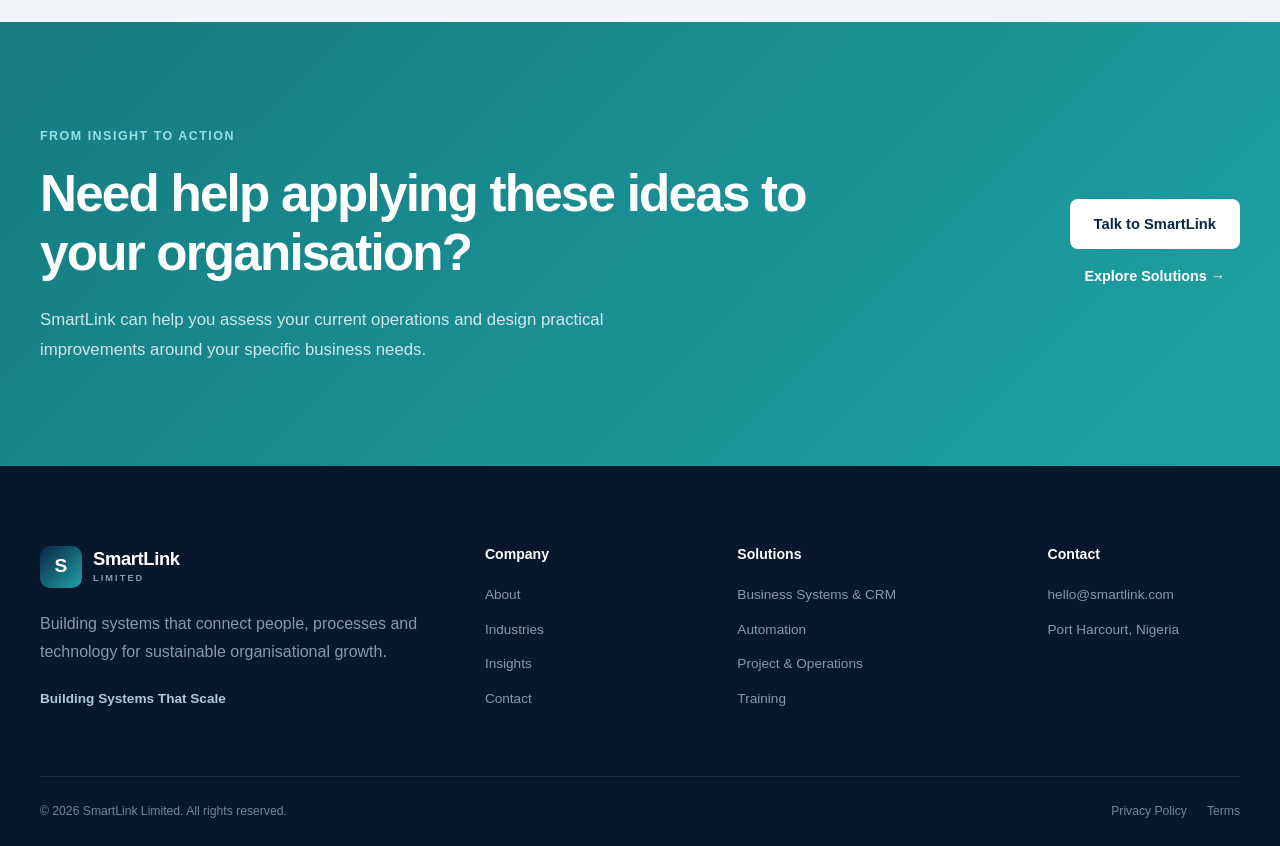
<file: insights.html>
<!DOCTYPE html>
<html lang="en">
<head>
    <meta charset="UTF-8">

    <meta
        name="viewport"
        content="width=device-width, initial-scale=1.0"
    >

    <meta
        name="description"
        content="Explore SmartLink Limited insights on business systems, CRM, automation, project management, operations and digital transformation."
    >

    <meta
        name="keywords"
        content="SmartLink Limited, insights, business systems, CRM, automation, project management, operations, digital transformation"
    >

    <meta name="author" content="SmartLink Limited">

    <title>Insights | SmartLink Limited</title>

    <!-- Global CSS -->
    <link rel="stylesheet" href="css/index.css">

    <!-- Insights Page CSS -->
    <link rel="stylesheet" href="css/insights.css">
</head>

<body>

    <!-- =====================================================
         HEADER
    ====================================================== -->

    <header class="site-header">

        <div class="container nav-container">

            <a
                href="index.html"
                class="brand"
                aria-label="SmartLink Limited Home"
            >

                <div class="brand-mark">
                    S
                </div>

                <div class="brand-text">
                    <span class="brand-name">
                        SmartLink
                    </span>

                    <span class="brand-type">
                        LIMITED
                    </span>
                </div>

            </a>


            <button
                class="mobile-menu-button"
                id="mobileMenuButton"
                aria-label="Open navigation menu"
                aria-expanded="false"
            >
                <span></span>
                <span></span>
                <span></span>
            </button>


            <nav
                class="main-nav"
                id="mainNavigation"
            >

                <ul class="nav-links">

                    <li>
                        <a href="index.html">
                            Home
                        </a>
                    </li>

                    <li>
                        <a href="about.html">
                            About
                        </a>
                    </li>

                    <li>
                        <a href="solutions.html">
                            Solutions
                        </a>
                    </li>

                    <li>
                        <a href="industries.html">
                            Industries
                        </a>
                    </li>

                    <li>
                        <a
                            href="insights.html"
                            class="active"
                        >
                            Insights
                        </a>
                    </li>

                    <li>
                        <a href="contact.html">
                            Contact
                        </a>
                    </li>

                </ul>


                <a
                    href="contact.html"
                    class="button button-primary nav-cta"
                >
                    Talk to SmartLink
                </a>

            </nav>

        </div>

    </header>



    <main>

        <!-- =====================================================
             HERO
        ====================================================== -->

        <section class="insights-hero">

            <div class="container insights-hero-grid">

                <div class="insights-hero-content">

                    <span class="section-eyebrow">
                        SmartLink Insights
                    </span>

                    <h1>
                        Ideas for building
                        <span>better organisations.</span>
                    </h1>

                    <p>
                        Practical thinking on business systems,
                        operations, CRM, automation, project management
                        and the way growing organisations work.
                    </p>

                </div>


                <div class="insights-hero-panel">

                    <span class="hero-panel-label">
                        WHAT WE WRITE ABOUT
                    </span>

                    <div class="hero-topic-list">

                        <span>
                            Business Systems
                        </span>

                        <span>
                            CRM
                        </span>

                        <span>
                            Automation
                        </span>

                        <span>
                            Operations
                        </span>

                        <span>
                            Project Management
                        </span>

                        <span>
                            Digital Transformation
                        </span>

                    </div>

                </div>

            </div>

        </section>



        <!-- =====================================================
             FEATURED INSIGHT
        ====================================================== -->

        <section class="section featured-insight-section">

            <div class="container">

                <div class="featured-label-row">

                    <span class="section-eyebrow">
                        Featured Insight
                    </span>

                </div>


                <article class="featured-insight">

                    <div class="featured-insight-visual">

                        <div class="featured-graphic">

                            <span class="graphic-label">
                                SMARTLINK
                            </span>

                            <div class="graphic-system">

                                <div>
                                    People
                                </div>

                                <span>
                                    +
                                </span>

                                <div>
                                    Process
                                </div>

                                <span>
                                    +
                                </span>

                                <div>
                                    Technology
                                </div>

                            </div>

                        </div>

                    </div>


                    <div class="featured-insight-content">

                        <span class="insight-category">
                            Business Systems
                        </span>

                        <h2>
                            Why growing businesses eventually outgrow
                            spreadsheets.
                        </h2>

                        <p>
                            Spreadsheets are useful, but as a business
                            grows they can become difficult to control.
                            Multiple versions, manual updates and disconnected
                            information can make it harder for management
                            to see what is really happening.
                        </p>

                        <div class="insight-meta">
                            <span>
                                SmartLink Insights
                            </span>

                            <span>
                                6 min read
                            </span>
                        </div>

                        <a
                            href="#"
                            class="insight-link"
                        >
                            Read Insight →
                        </a>

                    </div>

                </article>

            </div>

        </section>



        <!-- =====================================================
             FILTER / TOPICS
        ====================================================== -->

        <section class="insight-filter-section">

            <div class="container insight-filter">

                <span>
                    Explore by topic
                </span>

                <div class="filter-buttons">

                    <button class="filter-button active">
                        All
                    </button>

                    <button class="filter-button">
                        Business Systems
                    </button>

                    <button class="filter-button">
                        Automation
                    </button>

                    <button class="filter-button">
                        CRM
                    </button>

                    <button class="filter-button">
                        Operations
                    </button>

                    <button class="filter-button">
                        Projects
                    </button>

                    <button class="filter-button">
                        Training
                    </button>

                </div>

            </div>

        </section>



        <!-- =====================================================
             INSIGHT CARDS
        ====================================================== -->

        <section class="section insights-grid-section">

            <div class="container">

                <div class="section-title-centered">

                    <span class="section-eyebrow">
                        Latest Thinking
                    </span>

                    <h2>
                        Practical insights for better ways of working.
                    </h2>

                    <p>
                        Articles, guides and ideas designed to help
                        organisations make better operational and
                        technology decisions.
                    </p>

                </div>


                <div class="insights-grid">

                    <!-- ARTICLE 1 -->

                    <article class="insight-card">

                        <div class="insight-card-visual visual-one">

                            <span>
                                CRM
                            </span>

                        </div>


                        <div class="insight-card-content">

                            <span class="insight-category">
                                CRM
                            </span>

                            <h3>
                                What a CRM should actually do for
                                a growing business.
                            </h3>

                            <p>
                                A CRM should do more than store phone
                                numbers. It should help teams manage
                                relationships, opportunities and follow-up.
                            </p>

                            <div class="insight-card-footer">

                                <span>
                                    5 min read
                                </span>

                                <a href="#">
                                    Read →
                                </a>

                            </div>

                        </div>

                    </article>



                    <!-- ARTICLE 2 -->

                    <article class="insight-card">

                        <div class="insight-card-visual visual-two">

                            <span>
                                AUTOMATION
                            </span>

                        </div>


                        <div class="insight-card-content">

                            <span class="insight-category">
                                Automation
                            </span>

                            <h3>
                                Five repetitive business processes
                                worth automating first.
                            </h3>

                            <p>
                                Start automation where repetitive work
                                consumes time, causes errors or slows
                                down customer response.
                            </p>

                            <div class="insight-card-footer">

                                <span>
                                    7 min read
                                </span>

                                <a href="#">
                                    Read →
                                </a>

                            </div>

                        </div>

                    </article>



                    <!-- ARTICLE 3 -->

                    <article class="insight-card">

                        <div class="insight-card-visual visual-three">

                            <span>
                                OPERATIONS
                            </span>

                        </div>


                        <div class="insight-card-content">

                            <span class="insight-category">
                                Operations
                            </span>

                            <h3>
                                How to identify where your business
                                processes are breaking down.
                            </h3>

                            <p>
                                Recurring mistakes, duplicated work and
                                constant follow-up are often signs of
                                weak process design.
                            </p>

                            <div class="insight-card-footer">

                                <span>
                                    6 min read
                                </span>

                                <a href="#">
                                    Read →
                                </a>

                            </div>

                        </div>

                    </article>



                    <!-- ARTICLE 4 -->

                    <article class="insight-card">

                        <div class="insight-card-visual visual-four">

                            <span>
                                PROJECTS
                            </span>

                        </div>


                        <div class="insight-card-content">

                            <span class="insight-category">
                                Project Management
                            </span>

                            <h3>
                                Why project visibility matters more
                                than simply having a task list.
                            </h3>

                            <p>
                                Good project systems help leaders see
                                progress, risks, responsibilities and
                                decisions—not just tasks.
                            </p>

                            <div class="insight-card-footer">

                                <span>
                                    5 min read
                                </span>

                                <a href="#">
                                    Read →
                                </a>

                            </div>

                        </div>

                    </article>



                    <!-- ARTICLE 5 -->

                    <article class="insight-card">

                        <div class="insight-card-visual visual-five">

                            <span>
                                DATA
                            </span>

                        </div>


                        <div class="insight-card-content">

                            <span class="insight-category">
                                Business Systems
                            </span>

                            <h3>
                                One source of truth: why scattered
                                business data creates risk.
                            </h3>

                            <p>
                                When different teams maintain different
                                versions of the same information,
                                decision-making becomes harder.
                            </p>

                            <div class="insight-card-footer">

                                <span>
                                    6 min read
                                </span>

                                <a href="#">
                                    Read →
                                </a>

                            </div>

                        </div>

                    </article>



                    <!-- ARTICLE 6 -->

                    <article class="insight-card">

                        <div class="insight-card-visual visual-six">

                            <span>
                                PEOPLE
                            </span>

                        </div>


                        <div class="insight-card-content">

                            <span class="insight-category">
                                Training
                            </span>

                            <h3>
                                Why system implementation fails
                                when staff adoption is ignored.
                            </h3>

                            <p>
                                A well-designed platform creates little
                                value if the people expected to use it
                                do not understand the process.
                            </p>

                            <div class="insight-card-footer">

                                <span>
                                    4 min read
                                </span>

                                <a href="#">
                                    Read →
                                </a>

                            </div>

                        </div>

                    </article>

                </div>

            </div>

        </section>



        <!-- =====================================================
             SMARTLINK PERSPECTIVE
        ====================================================== -->

        <section class="insight-perspective-section">

            <div class="container insight-perspective-grid">

                <div>

                    <span class="section-eyebrow light-eyebrow">
                        The SmartLink Perspective
                    </span>

                    <h2>
                        Better technology starts with better thinking.
                    </h2>

                </div>


                <div class="perspective-content">

                    <p>
                        We believe organisations should not adopt tools
                        simply because they are popular.
                    </p>

                    <p>
                        The right question is:
                    </p>

                    <blockquote>
                        What problem are we trying to solve, and what
                        combination of people, process and technology
                        will solve it well?
                    </blockquote>

                </div>

            </div>

        </section>



        <!-- =====================================================
             RESOURCE TYPES
        ====================================================== -->

        <section class="section resource-section">

            <div class="container">

                <div class="resource-header">

                    <div>

                        <span class="section-eyebrow">
                            Resources
                        </span>

                        <h2>
                            More than articles.
                        </h2>

                    </div>


                    <p>
                        As SmartLink's knowledge library grows, this
                        section can include practical materials that
                        organisations can use directly.
                    </p>

                </div>


                <div class="resource-grid">

                    <article class="resource-card">

                        <span>
                            01
                        </span>

                        <h3>
                            Articles
                        </h3>

                        <p>
                            Practical perspectives on business systems,
                            operations and digital transformation.
                        </p>

                    </article>


                    <article class="resource-card">

                        <span>
                            02
                        </span>

                        <h3>
                            Guides
                        </h3>

                        <p>
                            Step-by-step resources for improving
                            processes, systems and team performance.
                        </p>

                    </article>


                    <article class="resource-card">

                        <span>
                            03
                        </span>

                        <h3>
                            Templates
                        </h3>

                        <p>
                            Useful frameworks for project management,
                            process documentation and operations.
                        </p>

                    </article>


                    <article class="resource-card">

                        <span>
                            04
                        </span>

                        <h3>
                            Case Studies
                        </h3>

                        <p>
                            Real examples of how SmartLink solutions
                            improve organisational operations.
                        </p>

                    </article>

                </div>

            </div>

        </section>



        <!-- =====================================================
             NEWSLETTER / UPDATE
        ====================================================== -->

        <section class="insights-subscribe-section">

            <div class="container subscribe-grid">

                <div>

                    <span class="section-eyebrow">
                        Stay Informed
                    </span>

                    <h2>
                        Get SmartLink insights as we publish them.
                    </h2>

                    <p>
                        Practical ideas on systems, operations,
                        automation and organisational improvement.
                    </p>

                </div>


                <form class="subscribe-form">

                    <label
                        for="subscriberEmail"
                        class="sr-only"
                    >
                        Email address
                    </label>

                    <input
                        type="email"
                        id="subscriberEmail"
                        placeholder="Your email address"
                        required
                    >

                    <button
                        type="submit"
                        class="button button-primary"
                    >
                        Subscribe
                    </button>

                </form>

            </div>

        </section>



        <!-- =====================================================
             FINAL CTA
        ====================================================== -->

        <section class="insights-final-cta">

            <div class="container insights-final-cta-grid">

                <div>

                    <span class="section-eyebrow light-eyebrow">
                        From Insight To Action
                    </span>

                    <h2>
                        Need help applying these ideas to your organisation?
                    </h2>

                    <p>
                        SmartLink can help you assess your current
                        operations and design practical improvements
                        around your specific business needs.
                    </p>

                </div>


                <div class="insights-final-actions">

                    <a
                        href="contact.html"
                        class="button button-light"
                    >
                        Talk to SmartLink
                    </a>

                    <a
                        href="solutions.html"
                        class="insights-light-link"
                    >
                        Explore Solutions →
                    </a>

                </div>

            </div>

        </section>

    </main>



    <!-- =====================================================
         FOOTER
    ====================================================== -->

    <footer class="site-footer">

        <div class="container footer-grid">

            <div class="footer-brand">

                <a
                    href="index.html"
                    class="brand"
                >

                    <div class="brand-mark">
                        S
                    </div>

                    <div class="brand-text">

                        <span class="brand-name">
                            SmartLink
                        </span>

                        <span class="brand-type">
                            LIMITED
                        </span>

                    </div>

                </a>


                <p>
                    Building systems that connect people, processes
                    and technology for sustainable organisational growth.
                </p>

                <strong>
                    Building Systems That Scale
                </strong>

            </div>


            <div class="footer-column">

                <h4>
                    Company
                </h4>

                <a href="about.html">
                    About
                </a>

                <a href="industries.html">
                    Industries
                </a>

                <a href="insights.html">
                    Insights
                </a>

                <a href="contact.html">
                    Contact
                </a>

            </div>


            <div class="footer-column">

                <h4>
                    Solutions
                </h4>

                <a href="solutions.html">
                    Business Systems & CRM
                </a>

                <a href="solutions.html">
                    Automation
                </a>

                <a href="solutions.html">
                    Project & Operations
                </a>

                <a href="solutions.html">
                    Training
                </a>

            </div>


            <div class="footer-column">

                <h4>
                    Contact
                </h4>

                <a href="mailto:hello@smartlink.com">
                    hello@smartlink.com
                </a>

                <span>
                    Port Harcourt, Nigeria
                </span>

            </div>

        </div>


        <div class="container footer-bottom">

            <p>
                &copy;
                <span id="currentYear"></span>
                SmartLink Limited.
                All rights reserved.
            </p>


            <div>

                <a href="#">
                    Privacy Policy
                </a>

                <a href="#">
                    Terms
                </a>

            </div>

        </div>

    </footer>



    <!-- =====================================================
         BASIC JS
    ====================================================== -->

    <script>

        const mobileMenuButton =
            document.getElementById("mobileMenuButton");

        const mainNavigation =
            document.getElementById("mainNavigation");


        if (
            mobileMenuButton &&
            mainNavigation
        ) {

            mobileMenuButton.addEventListener(
                "click",
                () => {

                    mainNavigation.classList.toggle(
                        "nav-open"
                    );


                    const isOpen =
                        mainNavigation.classList.contains(
                            "nav-open"
                        );


                    mobileMenuButton.setAttribute(
                        "aria-expanded",
                        isOpen
                    );

                }
            );

        }


        const currentYear =
            document.getElementById("currentYear");


        if (currentYear) {

            currentYear.textContent =
                new Date().getFullYear();

        }

    </script>
<script src="js/main.js"></script>
</body>
</html>
</file>
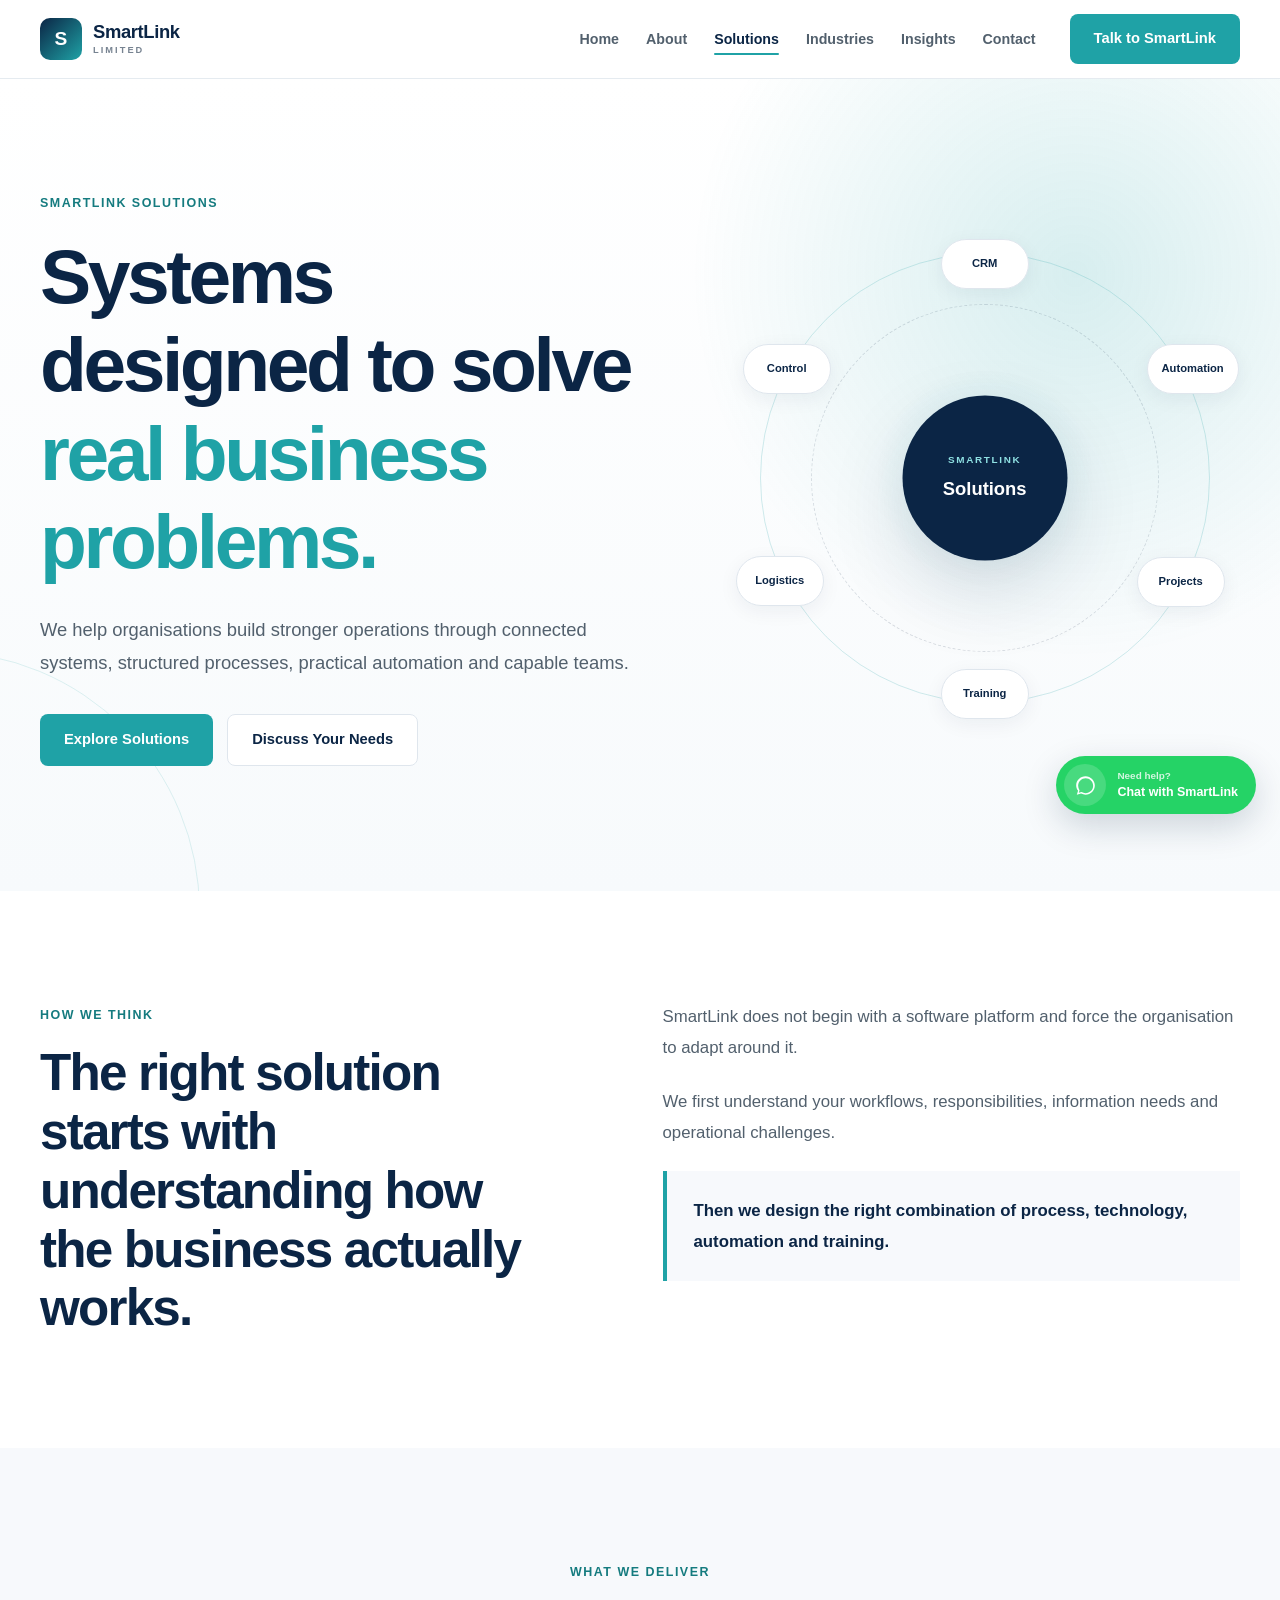
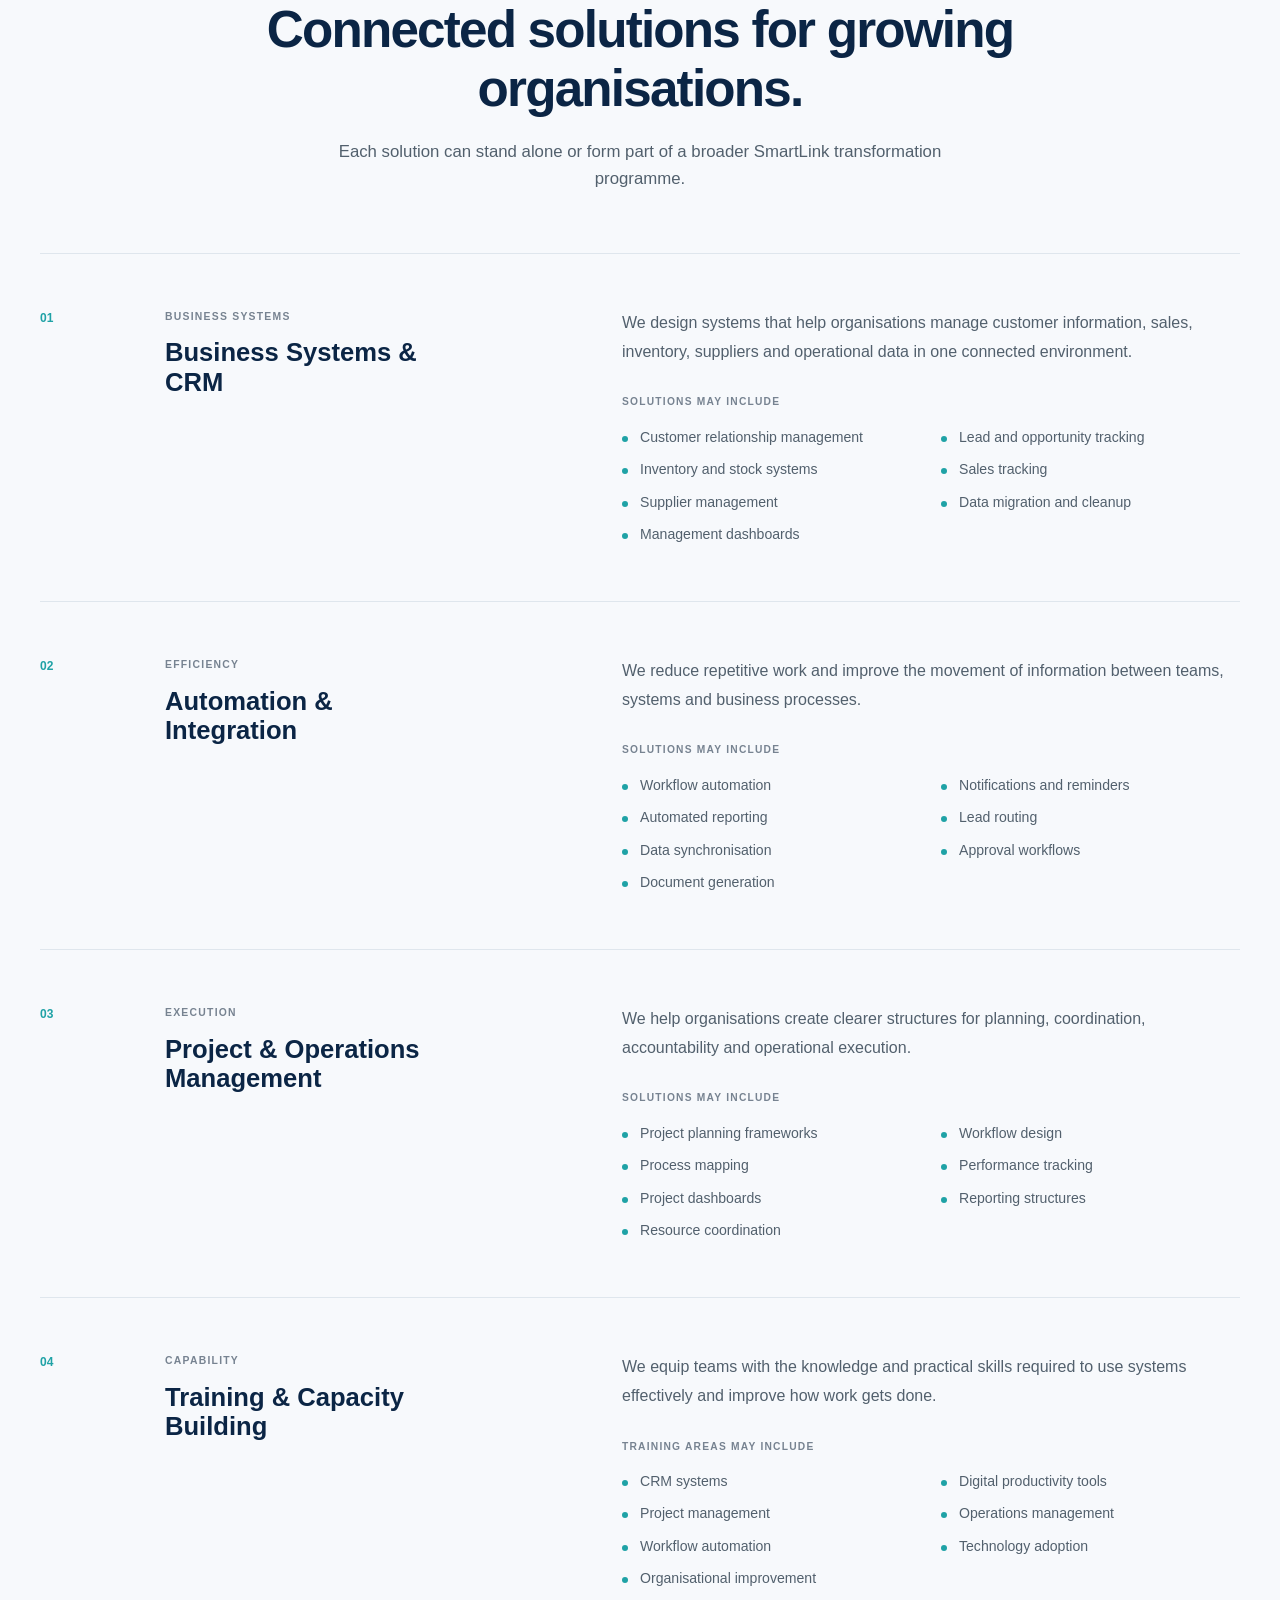
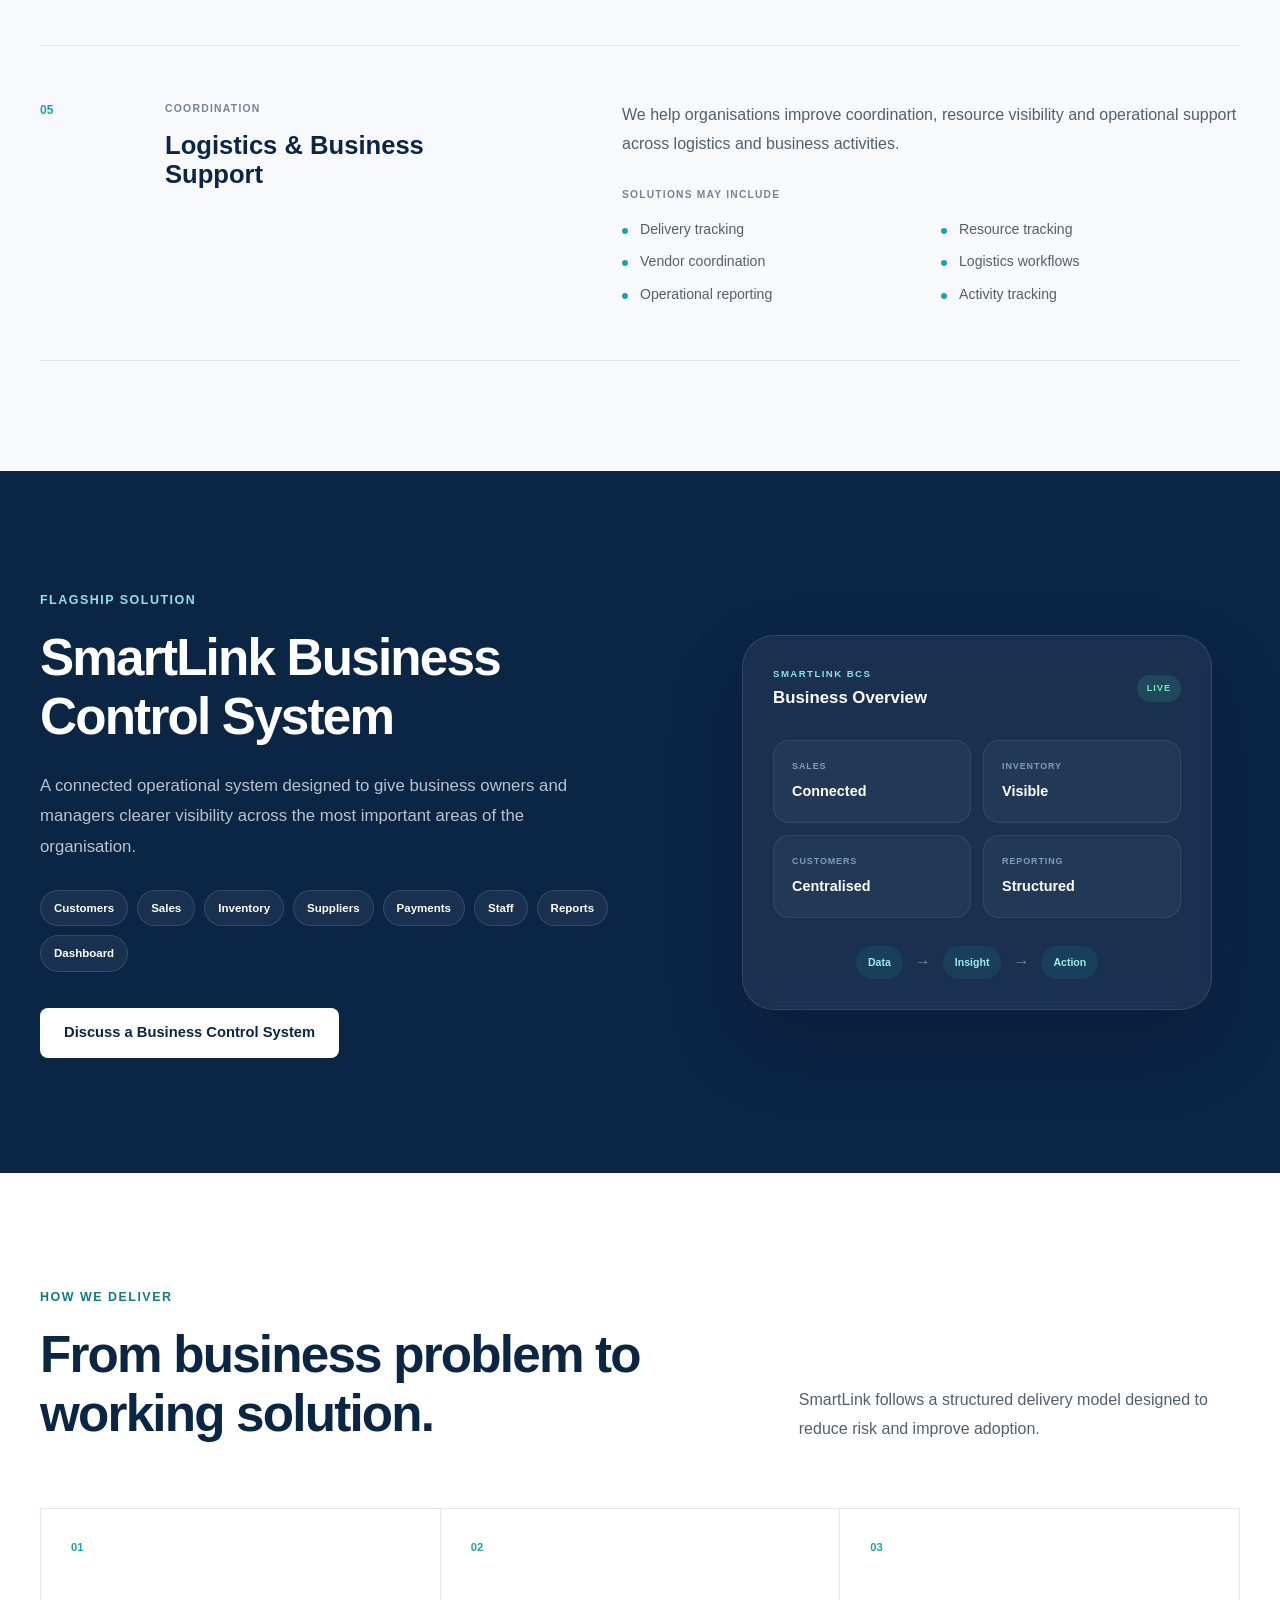
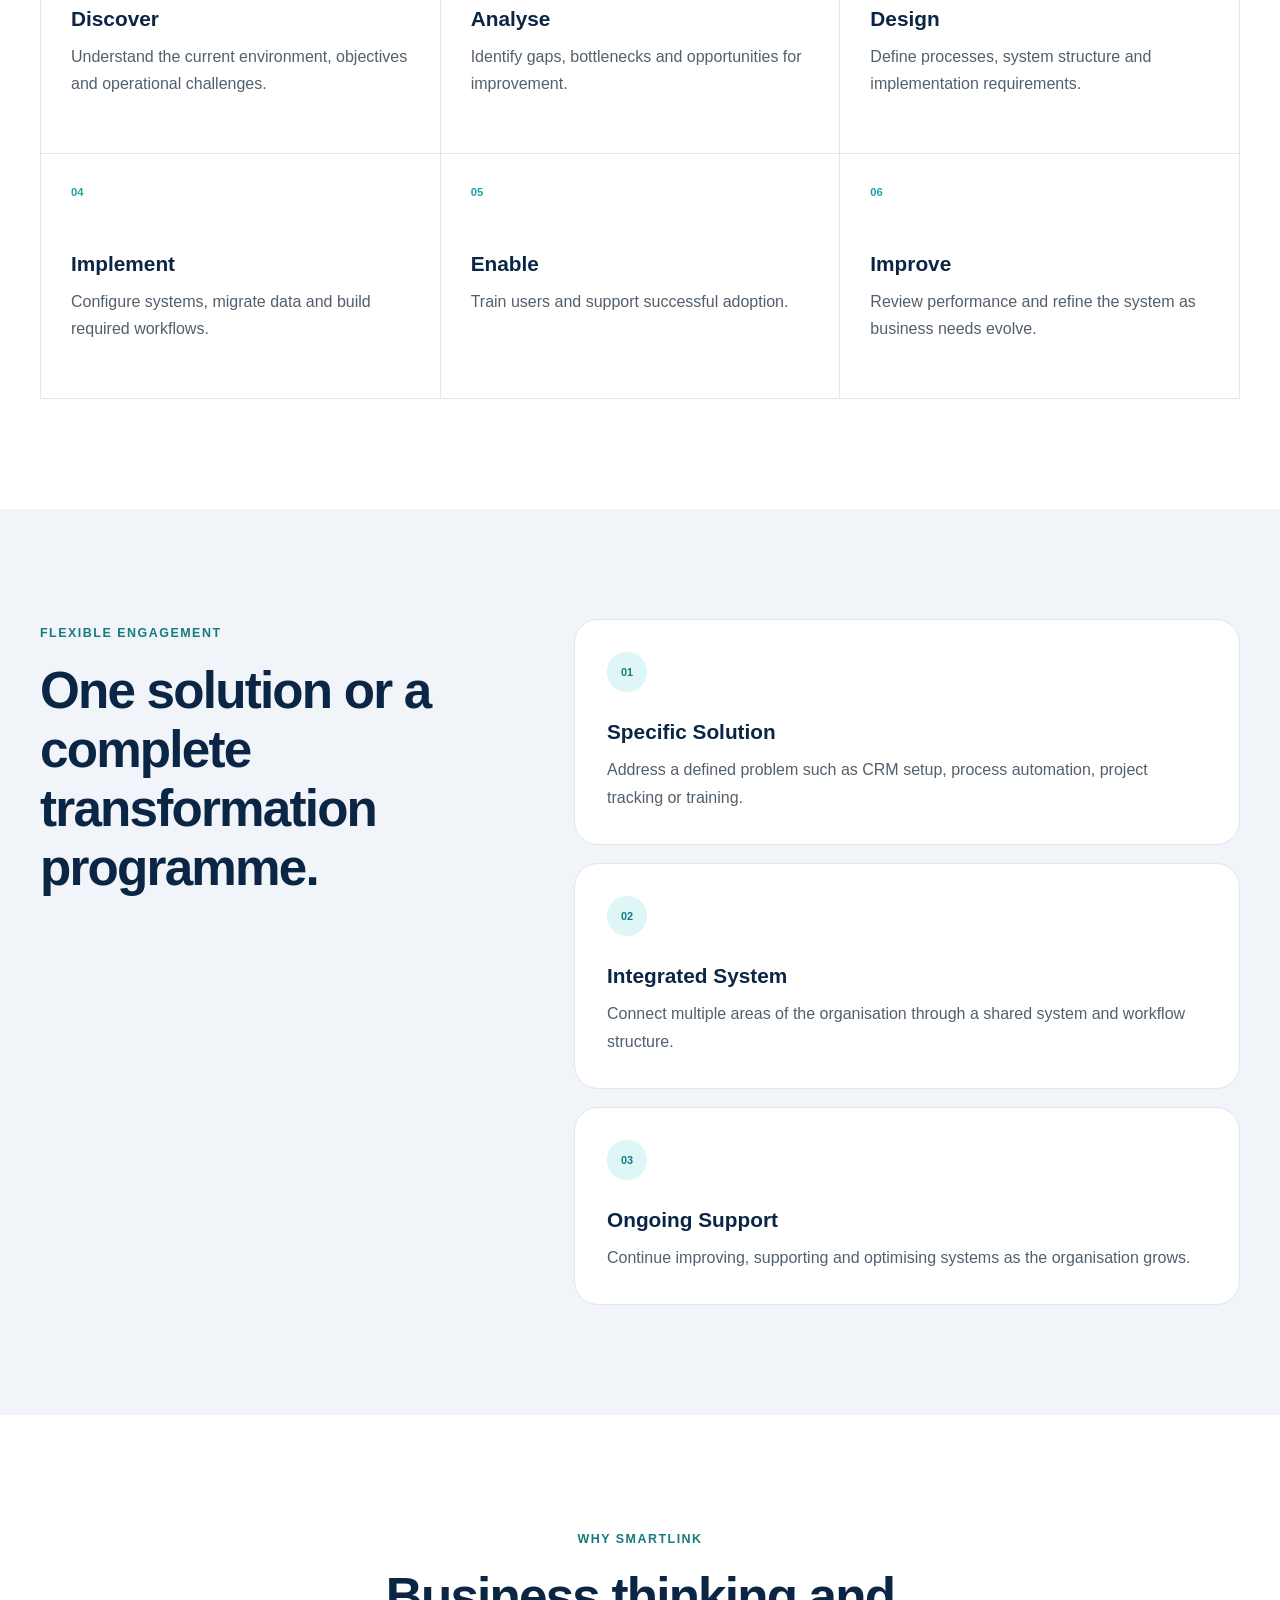
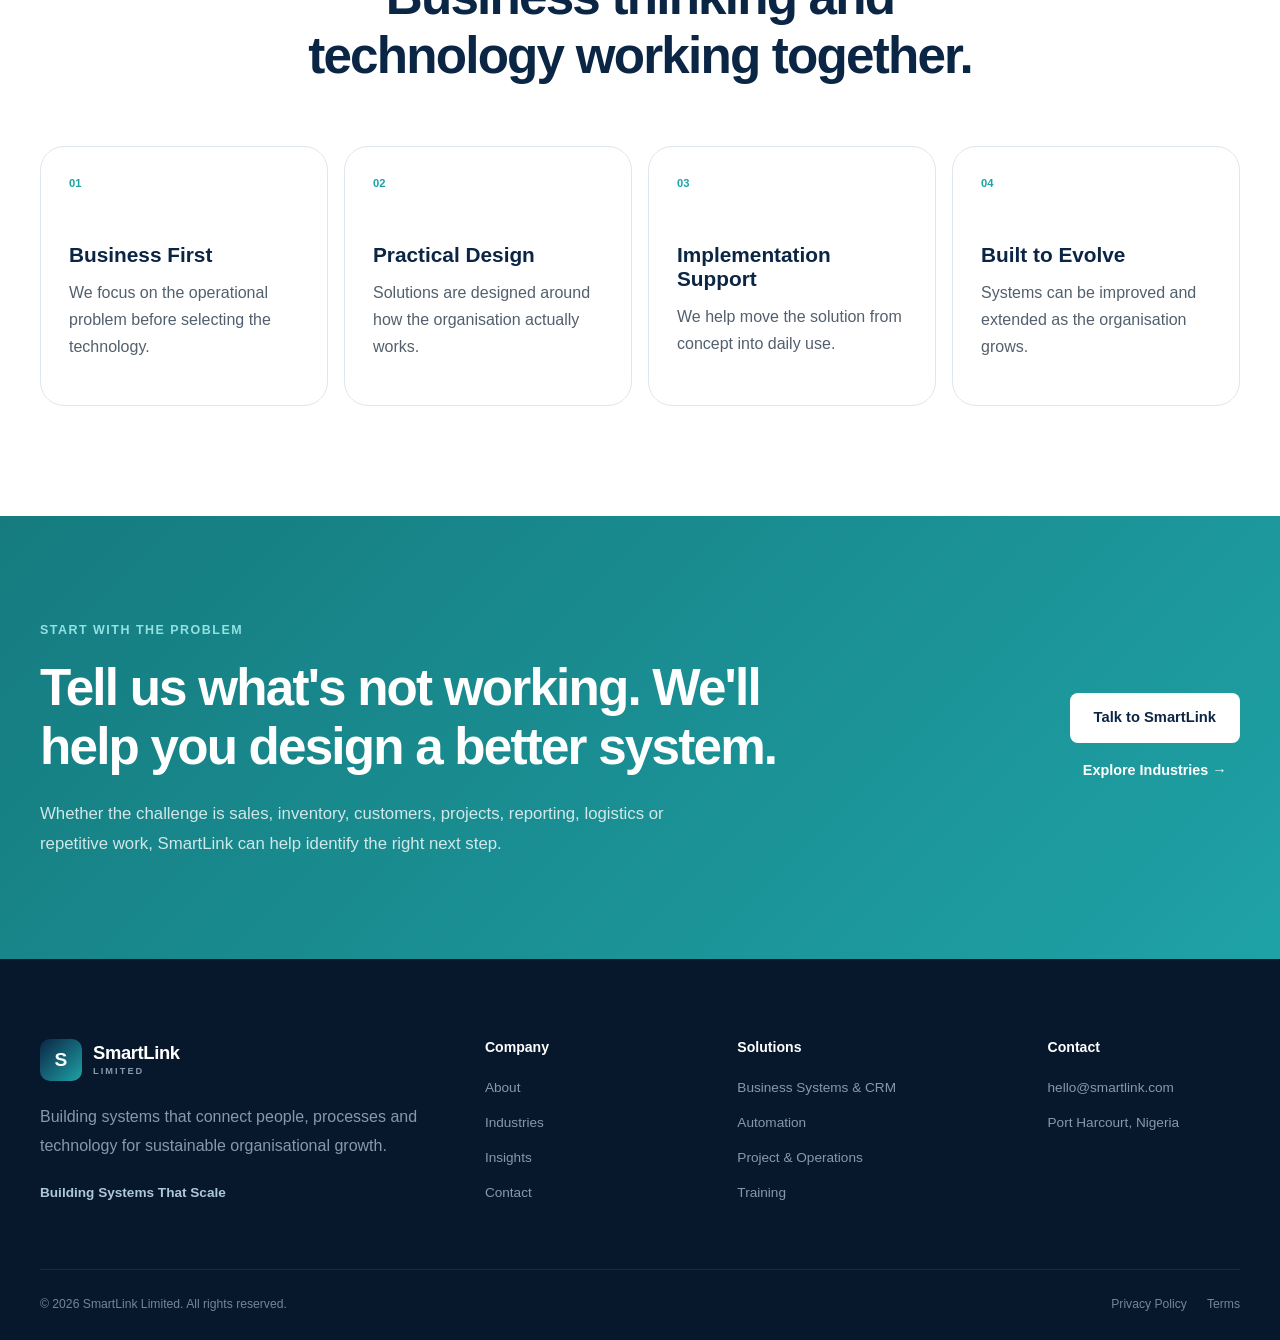
<file: solutions.html>
<!DOCTYPE html>
<html lang="en">
<head>
    <meta charset="UTF-8">

    <meta
        name="viewport"
        content="width=device-width, initial-scale=1.0"
    >

    <meta
        name="description"
        content="Explore SmartLink Limited solutions across business systems, CRM, automation, project and operations management, training, logistics and business control systems."
    >

    <meta
        name="keywords"
        content="SmartLink Limited, business systems, CRM, automation, project management, operations management, training, logistics, business control systems, digital transformation"
    >

    <meta name="author" content="SmartLink Limited">

    <title>Solutions | SmartLink Limited</title>

    <!-- Global CSS -->
    <link rel="stylesheet" href="css/index.css">

    <!-- Solutions Page CSS -->
    <link rel="stylesheet" href="css/solutions.css">
</head>

<body>

    <!-- =====================================================
         HEADER
    ====================================================== -->

    <header class="site-header">

        <div class="container nav-container">

            <a
                href="index.html"
                class="brand"
                aria-label="SmartLink Limited Home"
            >

                <div class="brand-mark">
                    S
                </div>

                <div class="brand-text">
                    <span class="brand-name">
                        SmartLink
                    </span>

                    <span class="brand-type">
                        LIMITED
                    </span>
                </div>

            </a>


            <button
                class="mobile-menu-button"
                id="mobileMenuButton"
                aria-label="Open navigation menu"
                aria-expanded="false"
            >
                <span></span>
                <span></span>
                <span></span>
            </button>


            <nav
                class="main-nav"
                id="mainNavigation"
            >

                <ul class="nav-links">

                    <li>
                        <a href="index.html">
                            Home
                        </a>
                    </li>

                    <li>
                        <a href="about.html">
                            About
                        </a>
                    </li>

                    <li>
                        <a
                            href="solutions.html"
                            class="active"
                        >
                            Solutions
                        </a>
                    </li>

                    <li>
                        <a href="industries.html">
                            Industries
                        </a>
                    </li>

                    <li>
                        <a href="insights.html">
                            Insights
                        </a>
                    </li>

                    <li>
                        <a href="contact.html">
                            Contact
                        </a>
                    </li>

                </ul>


                <a
                    href="contact.html"
                    class="button button-primary nav-cta"
                >
                    Talk to SmartLink
                </a>

            </nav>

        </div>

    </header>



    <main>

        <!-- =====================================================
             HERO
        ====================================================== -->

        <section class="solutions-hero">

            <div class="container solutions-hero-grid">

                <div class="solutions-hero-content">

                    <span class="section-eyebrow">
                        SmartLink Solutions
                    </span>

                    <h1>
                        Systems designed to solve
                        <span>real business problems.</span>
                    </h1>

                    <p>
                        We help organisations build stronger operations
                        through connected systems, structured processes,
                        practical automation and capable teams.
                    </p>

                    <div class="solutions-hero-actions">

                        <a
                            href="#solutions"
                            class="button button-primary"
                        >
                            Explore Solutions
                        </a>

                        <a
                            href="contact.html"
                            class="button button-secondary"
                        >
                            Discuss Your Needs
                        </a>

                    </div>

                </div>


                <div class="solutions-hero-visual">

                    <div class="solution-map">

                        <div class="solution-map-core">
                            <span>
                                SMARTLINK
                            </span>

                            <strong>
                                Solutions
                            </strong>
                        </div>


                        <div class="map-node map-node-one">
                            CRM
                        </div>

                        <div class="map-node map-node-two">
                            Automation
                        </div>

                        <div class="map-node map-node-three">
                            Projects
                        </div>

                        <div class="map-node map-node-four">
                            Training
                        </div>

                        <div class="map-node map-node-five">
                            Logistics
                        </div>

                        <div class="map-node map-node-six">
                            Control
                        </div>

                    </div>

                </div>

            </div>

        </section>



        <!-- =====================================================
             SOLUTION PHILOSOPHY
        ====================================================== -->

        <section class="section solution-philosophy">

            <div class="container solution-philosophy-grid">

                <div>

                    <span class="section-eyebrow">
                        How We Think
                    </span>

                    <h2>
                        The right solution starts with understanding
                        how the business actually works.
                    </h2>

                </div>


                <div class="solution-philosophy-content">

                    <p>
                        SmartLink does not begin with a software platform
                        and force the organisation to adapt around it.
                    </p>

                    <p>
                        We first understand your workflows, responsibilities,
                        information needs and operational challenges.
                    </p>

                    <p class="solution-highlight">
                        Then we design the right combination of process,
                        technology, automation and training.
                    </p>

                </div>

            </div>

        </section>



        <!-- =====================================================
             MAIN SOLUTIONS
        ====================================================== -->

        <section
            class="section main-solutions"
            id="solutions"
        >

            <div class="container">

                <div class="section-title-centered">

                    <span class="section-eyebrow">
                        What We Deliver
                    </span>

                    <h2>
                        Connected solutions for growing organisations.
                    </h2>

                    <p>
                        Each solution can stand alone or form part of a
                        broader SmartLink transformation programme.
                    </p>

                </div>


                <div class="solution-detail-list">


                    <!-- ========================================
                         BUSINESS SYSTEMS & CRM
                    ========================================= -->

                    <article class="solution-detail">

                        <div class="solution-detail-number">
                            01
                        </div>


                        <div class="solution-detail-heading">

                            <span class="solution-kicker">
                                Business Systems
                            </span>

                            <h3>
                                Business Systems & CRM
                            </h3>

                        </div>


                        <div class="solution-detail-body">

                            <p>
                                We design systems that help organisations
                                manage customer information, sales,
                                inventory, suppliers and operational data
                                in one connected environment.
                            </p>


                            <div class="solution-benefits">

                                <span>
                                    Solutions may include
                                </span>

                                <ul>
                                    <li>
                                        Customer relationship management
                                    </li>

                                    <li>
                                        Lead and opportunity tracking
                                    </li>

                                    <li>
                                        Inventory and stock systems
                                    </li>

                                    <li>
                                        Sales tracking
                                    </li>

                                    <li>
                                        Supplier management
                                    </li>

                                    <li>
                                        Data migration and cleanup
                                    </li>

                                    <li>
                                        Management dashboards
                                    </li>
                                </ul>

                            </div>

                        </div>

                    </article>



                    <!-- ========================================
                         AUTOMATION
                    ========================================= -->

                    <article class="solution-detail">

                        <div class="solution-detail-number">
                            02
                        </div>


                        <div class="solution-detail-heading">

                            <span class="solution-kicker">
                                Efficiency
                            </span>

                            <h3>
                                Automation & Integration
                            </h3>

                        </div>


                        <div class="solution-detail-body">

                            <p>
                                We reduce repetitive work and improve the
                                movement of information between teams,
                                systems and business processes.
                            </p>


                            <div class="solution-benefits">

                                <span>
                                    Solutions may include
                                </span>

                                <ul>
                                    <li>
                                        Workflow automation
                                    </li>

                                    <li>
                                        Notifications and reminders
                                    </li>

                                    <li>
                                        Automated reporting
                                    </li>

                                    <li>
                                        Lead routing
                                    </li>

                                    <li>
                                        Data synchronisation
                                    </li>

                                    <li>
                                        Approval workflows
                                    </li>

                                    <li>
                                        Document generation
                                    </li>
                                </ul>

                            </div>

                        </div>

                    </article>



                    <!-- ========================================
                         PROJECTS & OPERATIONS
                    ========================================= -->

                    <article class="solution-detail">

                        <div class="solution-detail-number">
                            03
                        </div>


                        <div class="solution-detail-heading">

                            <span class="solution-kicker">
                                Execution
                            </span>

                            <h3>
                                Project & Operations Management
                            </h3>

                        </div>


                        <div class="solution-detail-body">

                            <p>
                                We help organisations create clearer
                                structures for planning, coordination,
                                accountability and operational execution.
                            </p>


                            <div class="solution-benefits">

                                <span>
                                    Solutions may include
                                </span>

                                <ul>
                                    <li>
                                        Project planning frameworks
                                    </li>

                                    <li>
                                        Workflow design
                                    </li>

                                    <li>
                                        Process mapping
                                    </li>

                                    <li>
                                        Performance tracking
                                    </li>

                                    <li>
                                        Project dashboards
                                    </li>

                                    <li>
                                        Reporting structures
                                    </li>

                                    <li>
                                        Resource coordination
                                    </li>
                                </ul>

                            </div>

                        </div>

                    </article>



                    <!-- ========================================
                         TRAINING
                    ========================================= -->

                    <article class="solution-detail">

                        <div class="solution-detail-number">
                            04
                        </div>


                        <div class="solution-detail-heading">

                            <span class="solution-kicker">
                                Capability
                            </span>

                            <h3>
                                Training & Capacity Building
                            </h3>

                        </div>


                        <div class="solution-detail-body">

                            <p>
                                We equip teams with the knowledge and
                                practical skills required to use systems
                                effectively and improve how work gets done.
                            </p>


                            <div class="solution-benefits">

                                <span>
                                    Training areas may include
                                </span>

                                <ul>
                                    <li>
                                        CRM systems
                                    </li>

                                    <li>
                                        Digital productivity tools
                                    </li>

                                    <li>
                                        Project management
                                    </li>

                                    <li>
                                        Operations management
                                    </li>

                                    <li>
                                        Workflow automation
                                    </li>

                                    <li>
                                        Technology adoption
                                    </li>

                                    <li>
                                        Organisational improvement
                                    </li>
                                </ul>

                            </div>

                        </div>

                    </article>



                    <!-- ========================================
                         LOGISTICS
                    ========================================= -->

                    <article class="solution-detail">

                        <div class="solution-detail-number">
                            05
                        </div>


                        <div class="solution-detail-heading">

                            <span class="solution-kicker">
                                Coordination
                            </span>

                            <h3>
                                Logistics & Business Support
                            </h3>

                        </div>


                        <div class="solution-detail-body">

                            <p>
                                We help organisations improve coordination,
                                resource visibility and operational support
                                across logistics and business activities.
                            </p>


                            <div class="solution-benefits">

                                <span>
                                    Solutions may include
                                </span>

                                <ul>
                                    <li>
                                        Delivery tracking
                                    </li>

                                    <li>
                                        Resource tracking
                                    </li>

                                    <li>
                                        Vendor coordination
                                    </li>

                                    <li>
                                        Logistics workflows
                                    </li>

                                    <li>
                                        Operational reporting
                                    </li>

                                    <li>
                                        Activity tracking
                                    </li>
                                </ul>

                            </div>

                        </div>

                    </article>

                </div>

            </div>

        </section>



        <!-- =====================================================
             FLAGSHIP BCS
        ====================================================== -->

        <section class="business-control-section">

            <div class="container business-control-grid">

                <div class="business-control-content">

                    <span class="section-eyebrow light-eyebrow">
                        Flagship Solution
                    </span>

                    <h2>
                        SmartLink Business Control System
                    </h2>

                    <p>
                        A connected operational system designed to give
                        business owners and managers clearer visibility
                        across the most important areas of the organisation.
                    </p>


                    <div class="business-control-chips">

                        <span>
                            Customers
                        </span>

                        <span>
                            Sales
                        </span>

                        <span>
                            Inventory
                        </span>

                        <span>
                            Suppliers
                        </span>

                        <span>
                            Payments
                        </span>

                        <span>
                            Staff
                        </span>

                        <span>
                            Reports
                        </span>

                        <span>
                            Dashboard
                        </span>

                    </div>


                    <a
                        href="contact.html"
                        class="button button-light"
                    >
                        Discuss a Business Control System
                    </a>

                </div>


                <div class="business-control-visual">

                    <div class="control-dashboard">

                        <div class="dashboard-top">

                            <div>

                                <span>
                                    SMARTLINK BCS
                                </span>

                                <strong>
                                    Business Overview
                                </strong>

                            </div>

                            <div class="dashboard-status">
                                LIVE
                            </div>

                        </div>


                        <div class="dashboard-metrics">

                            <div class="dashboard-metric">

                                <small>
                                    SALES
                                </small>

                                <strong>
                                    Connected
                                </strong>

                            </div>


                            <div class="dashboard-metric">

                                <small>
                                    INVENTORY
                                </small>

                                <strong>
                                    Visible
                                </strong>

                            </div>


                            <div class="dashboard-metric">

                                <small>
                                    CUSTOMERS
                                </small>

                                <strong>
                                    Centralised
                                </strong>

                            </div>


                            <div class="dashboard-metric">

                                <small>
                                    REPORTING
                                </small>

                                <strong>
                                    Structured
                                </strong>

                            </div>

                        </div>


                        <div class="dashboard-flow">

                            <div>
                                Data
                            </div>

                            <span>
                                →
                            </span>

                            <div>
                                Insight
                            </div>

                            <span>
                                →
                            </span>

                            <div>
                                Action
                            </div>

                        </div>

                    </div>

                </div>

            </div>

        </section>



        <!-- =====================================================
             DELIVERY MODEL
        ====================================================== -->

        <section class="section delivery-section">

            <div class="container">

                <div class="delivery-header">

                    <div>

                        <span class="section-eyebrow">
                            How We Deliver
                        </span>

                        <h2>
                            From business problem to working solution.
                        </h2>

                    </div>


                    <p>
                        SmartLink follows a structured delivery model
                        designed to reduce risk and improve adoption.
                    </p>

                </div>


                <div class="delivery-grid">

                    <article class="delivery-step">

                        <span>
                            01
                        </span>

                        <h3>
                            Discover
                        </h3>

                        <p>
                            Understand the current environment,
                            objectives and operational challenges.
                        </p>

                    </article>


                    <article class="delivery-step">

                        <span>
                            02
                        </span>

                        <h3>
                            Analyse
                        </h3>

                        <p>
                            Identify gaps, bottlenecks and opportunities
                            for improvement.
                        </p>

                    </article>


                    <article class="delivery-step">

                        <span>
                            03
                        </span>

                        <h3>
                            Design
                        </h3>

                        <p>
                            Define processes, system structure and
                            implementation requirements.
                        </p>

                    </article>


                    <article class="delivery-step">

                        <span>
                            04
                        </span>

                        <h3>
                            Implement
                        </h3>

                        <p>
                            Configure systems, migrate data and build
                            required workflows.
                        </p>

                    </article>


                    <article class="delivery-step">

                        <span>
                            05
                        </span>

                        <h3>
                            Enable
                        </h3>

                        <p>
                            Train users and support successful adoption.
                        </p>

                    </article>


                    <article class="delivery-step">

                        <span>
                            06
                        </span>

                        <h3>
                            Improve
                        </h3>

                        <p>
                            Review performance and refine the system
                            as business needs evolve.
                        </p>

                    </article>

                </div>

            </div>

        </section>



        <!-- =====================================================
             SOLUTION MODEL
        ====================================================== -->

        <section class="section solution-model-section">

            <div class="container solution-model-grid">

                <div class="solution-model-heading">

                    <span class="section-eyebrow">
                        Flexible Engagement
                    </span>

                    <h2>
                        One solution or a complete transformation programme.
                    </h2>

                </div>


                <div class="solution-model-options">

                    <article class="solution-model-card">

                        <span>
                            01
                        </span>

                        <h3>
                            Specific Solution
                        </h3>

                        <p>
                            Address a defined problem such as CRM setup,
                            process automation, project tracking or training.
                        </p>

                    </article>


                    <article class="solution-model-card">

                        <span>
                            02
                        </span>

                        <h3>
                            Integrated System
                        </h3>

                        <p>
                            Connect multiple areas of the organisation
                            through a shared system and workflow structure.
                        </p>

                    </article>


                    <article class="solution-model-card">

                        <span>
                            03
                        </span>

                        <h3>
                            Ongoing Support
                        </h3>

                        <p>
                            Continue improving, supporting and optimising
                            systems as the organisation grows.
                        </p>

                    </article>

                </div>

            </div>

        </section>



        <!-- =====================================================
             WHY SMARTLINK
        ====================================================== -->

        <section class="section solution-why-section">

            <div class="container">

                <div class="section-title-centered">

                    <span class="section-eyebrow">
                        Why SmartLink
                    </span>

                    <h2>
                        Business thinking and technology working together.
                    </h2>

                </div>


                <div class="solution-why-grid">

                    <article>

                        <span>
                            01
                        </span>

                        <h3>
                            Business First
                        </h3>

                        <p>
                            We focus on the operational problem before
                            selecting the technology.
                        </p>

                    </article>


                    <article>

                        <span>
                            02
                        </span>

                        <h3>
                            Practical Design
                        </h3>

                        <p>
                            Solutions are designed around how the
                            organisation actually works.
                        </p>

                    </article>


                    <article>

                        <span>
                            03
                        </span>

                        <h3>
                            Implementation Support
                        </h3>

                        <p>
                            We help move the solution from concept
                            into daily use.
                        </p>

                    </article>


                    <article>

                        <span>
                            04
                        </span>

                        <h3>
                            Built to Evolve
                        </h3>

                        <p>
                            Systems can be improved and extended
                            as the organisation grows.
                        </p>

                    </article>

                </div>

            </div>

        </section>



        <!-- =====================================================
             FINAL CTA
        ====================================================== -->

        <section class="solutions-final-cta">

            <div class="container solutions-final-cta-grid">

                <div>

                    <span class="section-eyebrow light-eyebrow">
                        Start With The Problem
                    </span>

                    <h2>
                        Tell us what's not working.
                        We'll help you design a better system.
                    </h2>

                    <p>
                        Whether the challenge is sales, inventory,
                        customers, projects, reporting, logistics or
                        repetitive work, SmartLink can help identify
                        the right next step.
                    </p>

                </div>


                <div class="solutions-final-actions">

                    <a
                        href="contact.html"
                        class="button button-light"
                    >
                        Talk to SmartLink
                    </a>

                    <a
                        href="industries.html"
                        class="solutions-light-link"
                    >
                        Explore Industries →
                    </a>

                </div>

            </div>

        </section>

    </main>



    <!-- =====================================================
         FOOTER
    ====================================================== -->

    <footer class="site-footer">

        <div class="container footer-grid">

            <div class="footer-brand">

                <a
                    href="index.html"
                    class="brand"
                >

                    <div class="brand-mark">
                        S
                    </div>

                    <div class="brand-text">

                        <span class="brand-name">
                            SmartLink
                        </span>

                        <span class="brand-type">
                            LIMITED
                        </span>

                    </div>

                </a>


                <p>
                    Building systems that connect people, processes
                    and technology for sustainable organisational growth.
                </p>

                <strong>
                    Building Systems That Scale
                </strong>

            </div>


            <div class="footer-column">

                <h4>
                    Company
                </h4>

                <a href="about.html">
                    About
                </a>

                <a href="industries.html">
                    Industries
                </a>

                <a href="insights.html">
                    Insights
                </a>

                <a href="contact.html">
                    Contact
                </a>

            </div>


            <div class="footer-column">

                <h4>
                    Solutions
                </h4>

                <a href="solutions.html">
                    Business Systems & CRM
                </a>

                <a href="solutions.html">
                    Automation
                </a>

                <a href="solutions.html">
                    Project & Operations
                </a>

                <a href="solutions.html">
                    Training
                </a>

            </div>


            <div class="footer-column">

                <h4>
                    Contact
                </h4>

                <a href="mailto:hello@smartlink.com">
                    hello@smartlink.com
                </a>

                <span>
                    Port Harcourt, Nigeria
                </span>

            </div>

        </div>


        <div class="container footer-bottom">

            <p>
                &copy;
                <span id="currentYear"></span>
                SmartLink Limited.
                All rights reserved.
            </p>

            <div>

                <a href="#">
                    Privacy Policy
                </a>

                <a href="#">
                    Terms
                </a>

            </div>

        </div>

    </footer>

    <script>

        const mobileMenuButton =
            document.getElementById("mobileMenuButton");

        const mainNavigation =
            document.getElementById("mainNavigation");


        if (
            mobileMenuButton &&
            mainNavigation
        ) {

            mobileMenuButton.addEventListener(
                "click",
                () => {

                    mainNavigation.classList.toggle(
                        "nav-open"
                    );


                    const isOpen =
                        mainNavigation.classList.contains(
                            "nav-open"
                        );


                    mobileMenuButton.setAttribute(
                        "aria-expanded",
                        isOpen
                    );

                }
            );

        }


        const currentYear =
            document.getElementById("currentYear");


        if (currentYear) {

            currentYear.textContent =
                new Date().getFullYear();

        }

    </script>
<script src="js/main.js"></script>
</body>
</html>
</file>
<file: css/index.css>
/* =====================================================
   SMARTLINK LIMITED
   Global Stylesheet
   File: css/index.css
===================================================== */


/* =====================================================
   1. CSS VARIABLES
===================================================== */

:root {

    /* Brand */
    --primary: #0b2545;
    --primary-dark: #071a32;
    --primary-light: #153b64;

    --secondary: #1fa2a6;
    --secondary-dark: #157b7f;
    --secondary-light: #dff6f6;

    /* Neutral */
    --white: #ffffff;
    --background: #f7f9fc;
    --background-soft: #f1f5f9;

    --text-dark: #18212f;
    --text-body: #52606d;
    --text-muted: #778391;

    --border: #dfe6ed;

    /* Status */
    --success: #19a974;

    /* Shadows */
    --shadow-sm:
        0 5px 20px rgba(11, 37, 69, 0.06);

    --shadow-md:
        0 15px 45px rgba(11, 37, 69, 0.1);

    --shadow-lg:
        0 30px 80px rgba(11, 37, 69, 0.14);


    /* Radius */
    --radius-sm: 8px;
    --radius-md: 16px;
    --radius-lg: 24px;
    --radius-xl: 32px;

    /* Width */
    --container-width: 1200px;

    /* Transitions */
    --transition:
        0.25s ease;
}


/* =====================================================
   2. RESET
===================================================== */

*,
*::before,
*::after {
    box-sizing: border-box;
    margin: 0;
    padding: 0;
}


html {
    scroll-behavior: smooth;
}


body {
    font-family:
        Inter,
        -apple-system,
        BlinkMacSystemFont,
        "Segoe UI",
        Roboto,
        Helvetica,
        Arial,
        sans-serif;

    background: var(--white);
    color: var(--text-dark);

    line-height: 1.6;

    -webkit-font-smoothing: antialiased;
}


img {
    max-width: 100%;
    display: block;
}


a {
    color: inherit;
    text-decoration: none;
}


ul {
    list-style: none;
}


button,
input,
textarea,
select {
    font: inherit;
}


button {
    border: none;
    cursor: pointer;
}


/* =====================================================
   3. TYPOGRAPHY
===================================================== */

h1,
h2,
h3,
h4,
h5,
h6 {
    color: var(--primary);
    line-height: 1.15;
    font-weight: 700;
}


h1 {
    font-size: clamp(2.8rem, 6vw, 5.4rem);
    letter-spacing: -0.045em;
}


h2 {
    font-size: clamp(2rem, 4vw, 3.6rem);
    letter-spacing: -0.035em;
}


h3 {
    font-size: 1.3rem;
}


p {
    color: var(--text-body);
}


.large-text {
    font-size: 1.15rem;
}


.strong-text {
    font-weight: 700;
    color: var(--primary);
}


/* =====================================================
   4. GLOBAL LAYOUT
===================================================== */

.container {
    width: min(
        calc(100% - 40px),
        var(--container-width)
    );

    margin-inline: auto;
}


.section {
    padding: 110px 0;
}


.two-column {
    display: grid;

    grid-template-columns:
        minmax(0, 1fr)
        minmax(0, 1fr);

    gap: 80px;

    align-items: start;
}


/* =====================================================
   5. GLOBAL EYEBROW / SECTION TITLE
===================================================== */

.section-eyebrow {
    display: inline-block;

    margin-bottom: 18px;

    color: var(--secondary-dark);

    font-size: 0.78rem;
    font-weight: 800;

    letter-spacing: 0.12em;

    text-transform: uppercase;
}


.light-eyebrow {
    color: #94e1e3;
}


.section-title-centered {
    max-width: 760px;
    margin: 0 auto 60px;

    text-align: center;
}


.section-title-centered p {
    max-width: 630px;
    margin: 20px auto 0;

    font-size: 1.05rem;
}


/* =====================================================
   6. BUTTONS
===================================================== */

.button {
    display: inline-flex;

    align-items: center;
    justify-content: center;

    min-height: 50px;

    padding: 13px 24px;

    border-radius: var(--radius-sm);

    font-size: 0.92rem;
    font-weight: 700;

    transition:
        transform var(--transition),
        background var(--transition),
        color var(--transition),
        border-color var(--transition);
}


.button:hover {
    transform: translateY(-2px);
}


.button-primary {
    background: var(--secondary);
    color: var(--white);
}


.button-primary:hover {
    background: var(--secondary-dark);
}


.button-secondary {
    border: 1px solid var(--border);

    background: var(--white);

    color: var(--primary);
}


.button-secondary:hover {
    border-color: var(--primary);

    background: var(--primary);

    color: var(--white);
}


.button-light {
    background: var(--white);
    color: var(--primary);
}


.button-light:hover {
    background: var(--secondary-light);
}


.text-link-light {
    color: var(--white);
    font-weight: 700;
}


/* =====================================================
   7. HEADER
===================================================== */

.site-header {
    position: sticky;
    top: 0;
    z-index: 1000;

    background:
        rgba(255, 255, 255, 0.94);

    border-bottom:
        1px solid rgba(223, 230, 237, 0.8);

    backdrop-filter: blur(18px);
}


.nav-container {
    min-height: 78px;

    display: flex;

    align-items: center;
    justify-content: space-between;
}


.brand {
    display: inline-flex;

    align-items: center;

    gap: 11px;
}


.brand-mark {
    width: 42px;
    height: 42px;

    display: grid;
    place-items: center;

    border-radius: 10px;

    background:
        linear-gradient(
            135deg,
            var(--primary),
            var(--secondary)
        );

    color: var(--white);

    font-size: 1.2rem;
    font-weight: 800;
}


.brand-text {
    display: flex;
    flex-direction: column;

    line-height: 1;
}


.brand-name {
    color: var(--primary);

    font-size: 1.15rem;
    font-weight: 800;

    letter-spacing: -0.02em;
}


.brand-type {
    margin-top: 5px;

    color: var(--text-muted);

    font-size: 0.58rem;
    font-weight: 700;

    letter-spacing: 0.22em;
}


.main-nav {
    display: flex;

    align-items: center;

    gap: 34px;
}


.nav-links {
    display: flex;

    align-items: center;

    gap: 27px;
}


.nav-links a {
    position: relative;

    padding: 28px 0;

    color: var(--text-body);

    font-size: 0.89rem;
    font-weight: 600;

    transition: color var(--transition);
}


.nav-links a:hover,
.nav-links a.active {
    color: var(--primary);
}


.nav-links a.active::after {
    content: "";

    position: absolute;

    left: 0;
    right: 0;
    bottom: 20px;

    height: 2px;

    border-radius: 4px;

    background: var(--secondary);
}


.mobile-menu-button {
    display: none;

    width: 42px;
    height: 42px;

    padding: 8px;

    background: transparent;
}


.mobile-menu-button span {
    display: block;

    width: 100%;
    height: 2px;

    margin: 5px 0;

    background: var(--primary);
}


/* =====================================================
   8. HERO
===================================================== */

.hero {
    position: relative;

    overflow: hidden;

    padding: 100px 0 120px;

    background:
        radial-gradient(
            circle at 82% 20%,
            rgba(31, 162, 166, 0.13),
            transparent 28%
        ),
        linear-gradient(
            180deg,
            #ffffff,
            #f7fafc
        );
    background-image:  url("../images/smartlink-hero-background.png"),
        linear-gradient(rgba(255, 255, 255, 0.85),rgba(255, 255, 255, 0.85));
      

    background-size: 100%;
    top:-80px;
    background-position: right center;
    background-repeat: no-repeat;
}
}


.hero::before {
    content: "";

    position: absolute;

    width: 480px;
    height: 480px;

    left: -280px;
    top: 80px;

    border-radius: 50%;

    border:
        1px solid rgba(31, 162, 166, 0.13);
}


.hero-grid {
    position: relative;
    z-index: 2;

    display: grid;

    grid-template-columns:
        minmax(0, 1.08fr)
        minmax(420px, 0.92fr);

    gap: 85px;

    align-items: center;
}


.hero h1 span {
    color: var(--secondary);
}
.hero h1{
    color: var(--background);
}


.hero-description {
    max-width: 660px;

    margin-top: 28px;

    font-size: 1.15rem;
    line-height: 1.8;
}


.hero-actions {
    display: flex;
    flex-wrap: wrap;

    gap: 14px;

    margin-top: 35px;
}


.hero-points {
    display: flex;
    flex-wrap: wrap;

    gap: 22px;

    margin-top: 34px;
}


.hero-point {
    display: flex;

    align-items: center;

    gap: 7px;

    color: var(--text-body);

    font-size: 0.86rem;
    font-weight: 600;
}


.check-icon {
    width: 20px;
    height: 20px;

    display: inline-grid;
    place-items: center;

    border-radius: 50%;

    background: var(--secondary-light);

    color: var(--secondary-dark);

    font-size: 0.7rem;
    font-weight: 800;
}


/* =====================================================
   9. HERO SYSTEM CARD
===================================================== */

.hero-visual {
    position: relative;
}


.hero-visual::before {
    content: "";

    position: absolute;

    width: 88%;
    height: 90%;

    right: -25px;
    bottom: -28px;

    border-radius: var(--radius-xl);

    background: var(--secondary-light);
}


.system-card {
    position: relative;
    z-index: 2;

    padding: 32px;

    border:
        1px solid rgba(255, 255, 255, 0.4);

    border-radius: var(--radius-xl);

    background: var(--primary);

    box-shadow: var(--shadow-lg);

    color: var(--white);
}


.system-card-header {
    display: flex;

    justify-content: space-between;
    align-items: center;

    margin-bottom: 30px;
}


.system-card h3 {
    margin-top: 6px;

    color: var(--white);

    font-size: 1.45rem;
}


.mini-label {
    color: #8edbdd;

    font-size: 0.63rem;
    font-weight: 800;

    letter-spacing: 0.2em;
}


.status-dot {
    width: 12px;
    height: 12px;

    border-radius: 50%;

    background: #51e5aa;

    box-shadow:
        0 0 0 8px rgba(81, 229, 170, 0.1);
}


.system-dashboard {
    display: grid;

    grid-template-columns:
        repeat(2, 1fr);

    gap: 12px;
}


.dashboard-item {
    display: flex;

    align-items: center;

    gap: 13px;

    padding: 18px;

    border:
        1px solid rgba(255, 255, 255, 0.1);

    border-radius: var(--radius-md);

    background:
        rgba(255, 255, 255, 0.055);
}


.dashboard-icon {
    width: 35px;
    height: 35px;

    display: grid;
    place-items: center;

    flex-shrink: 0;

    border-radius: 9px;

    background:
        rgba(31, 162, 166, 0.2);

    color: #9cebed;

    font-size: 0.7rem;
    font-weight: 800;
}


.dashboard-item small {
    display: block;

    margin-bottom: 3px;

    color: #87a4c1;

    font-size: 0.55rem;
    font-weight: 800;

    letter-spacing: 0.12em;
}


.dashboard-item strong {
    font-size: 0.93rem;
}


.system-flow {
    display: flex;

    align-items: center;
    justify-content: center;

    margin-top: 30px;

    color: #aac0d5;

    font-size: 0.7rem;
    font-weight: 700;

    text-transform: uppercase;

    letter-spacing: 0.08em;
}


.flow-line {
    width: 30px;
    height: 1px;

    margin: 0 10px;

    background:
        rgba(255, 255, 255, 0.25);
}


/* =====================================================
   10. BUSINESS CHALLENGE
===================================================== */

.business-challenge {
    background: var(--white);
}


.business-challenge h2 {
    max-width: 570px;
}


.section-content p {
    margin-bottom: 20px;

    font-size: 1.04rem;
    line-height: 1.8;
}


/* =====================================================
   11. SOLUTIONS
===================================================== */

.solutions-section {
    background: var(--background);
}


.solutions-grid {
    display: grid;

    grid-template-columns:
        repeat(3, 1fr);

    gap: 20px;
}


.solution-card {
    min-height: 330px;

    display: flex;
    flex-direction: column;

    padding: 32px;

    border: 1px solid var(--border);

    border-radius: var(--radius-lg);

    background: var(--white);

    transition:
        transform var(--transition),
        box-shadow var(--transition),
        border-color var(--transition);
}


.solution-card:hover {
    transform: translateY(-6px);

    border-color:
        rgba(31, 162, 166, 0.45);

    box-shadow: var(--shadow-md);
}


.solution-number {
    width: 44px;
    height: 44px;

    display: grid;
    place-items: center;

    margin-bottom: 30px;

    border-radius: 50%;

    background: var(--secondary-light);

    color: var(--secondary-dark);

    font-size: 0.72rem;
    font-weight: 800;
}


.solution-card h3 {
    margin-bottom: 14px;
}


.solution-card p {
    line-height: 1.75;
}


.solution-card a {
    margin-top: auto;
    padding-top: 25px;

    color: var(--secondary-dark);

    font-size: 0.88rem;
    font-weight: 800;
}


.solution-card-highlight {
    background: var(--primary);
}


.solution-card-highlight h3,
.solution-card-highlight p {
    color: var(--white);
}


.solution-card-highlight p {
    opacity: 0.75;
}


.solution-card-highlight a {
    color: #92e7e9;
}


/* =====================================================
   12. APPROACH
===================================================== */

.approach-section {
    background: var(--white);
}


.approach-header {
    display: grid;

    grid-template-columns:
        1.2fr 0.8fr;

    gap: 60px;

    align-items: end;

    margin-bottom: 65px;
}


.approach-header p {
    max-width: 500px;

    font-size: 1.05rem;
    line-height: 1.8;
}


.approach-grid {
    display: grid;

    grid-template-columns:
        repeat(3, 1fr);

    border-top: 1px solid var(--border);
    border-left: 1px solid var(--border);
}


.approach-step {
    min-height: 245px;

    padding: 30px;

    border-right: 1px solid var(--border);
    border-bottom: 1px solid var(--border);
}


.approach-step span {
    display: block;

    margin-bottom: 45px;

    color: var(--secondary);

    font-size: 0.74rem;
    font-weight: 800;
}


.approach-step h3 {
    margin-bottom: 12px;
}


.approach-step p {
    line-height: 1.7;
}


/* =====================================================
   13. BUSINESS CONTROL SYSTEM
===================================================== */

.control-system-section {
    overflow: hidden;

    background: var(--background-soft);
}


.control-system-grid {
    display: grid;

    grid-template-columns:
        1fr 1fr;

    gap: 80px;

    align-items: center;
}


.control-system-content h2 {
    margin-bottom: 24px;
}


.control-system-content .large-text {
    max-width: 610px;

    line-height: 1.8;
}


.control-features {
    display: flex;
    flex-wrap: wrap;

    gap: 9px;

    margin: 28px 0 38px;
}


.control-features span {
    padding: 8px 14px;

    border: 1px solid var(--border);

    border-radius: 999px;

    background: var(--white);

    color: var(--primary);

    font-size: 0.77rem;
    font-weight: 700;
}


.control-system-visual {
    position: relative;

    min-height: 470px;
}


.control-circle {
    position: absolute;

    display: grid;
    place-items: center;

    border-radius: 50%;

    font-size: 0.7rem;
    font-weight: 800;

    letter-spacing: 0.08em;
}


.circle-main {
    width: 230px;
    height: 230px;

    left: 50%;
    top: 50%;

    transform:
        translate(-50%, -50%);

    background: var(--primary);

    color: var(--white);

    box-shadow: var(--shadow-lg);

    font-size: 1.15rem;
}


.circle-one,
.circle-two,
.circle-three,
.circle-four {
    width: 95px;
    height: 95px;

    border:
        1px solid rgba(31, 162, 166, 0.3);

    background: var(--white);

    color: var(--secondary-dark);

    box-shadow: var(--shadow-sm);
}


.circle-one {
    left: 10%;
    top: 12%;
}


.circle-two {
    right: 10%;
    top: 12%;
}


.circle-three {
    left: 10%;
    bottom: 12%;
}


.circle-four {
    right: 10%;
    bottom: 12%;
}


/* =====================================================
   14. PHILOSOPHY
===================================================== */

.philosophy-section {
    padding: 130px 0;

    background: var(--primary);

    text-align: center;
}


.philosophy-section h2 {
    color: var(--white);

    font-size: clamp(2.8rem, 6vw, 5.8rem);
}


.philosophy-section h2 span {
    color: #8fe1e3;
}


.philosophy-section p {
    max-width: 720px;

    margin: 26px auto 0;

    color: rgba(255, 255, 255, 0.7);

    font-size: 1.1rem;
}


/* =====================================================
   15. INDUSTRIES
===================================================== */

.industries-preview {
    background: var(--white);
}


.industry-list {
    display: grid;

    grid-template-columns:
        repeat(3, 1fr);

    gap: 12px;
}


.industry-list div {
    padding: 23px;

    border: 1px solid var(--border);

    border-radius: var(--radius-md);

    text-align: center;

    color: var(--primary);

    font-weight: 700;
}


.center-action {
    margin-top: 40px;

    text-align: center;
}


/* =====================================================
   16. FINAL CTA
===================================================== */

.final-cta {
    padding: 90px 0;

    background:
        linear-gradient(
            135deg,
            var(--secondary-dark),
            var(--secondary)
        );
}


.final-cta-content {
    display: grid;

    grid-template-columns:
        1fr auto;

    gap: 80px;

    align-items: center;
}


.final-cta h2 {
    max-width: 700px;

    color: var(--white);
}


.final-cta p {
    max-width: 670px;

    margin-top: 20px;

    color: rgba(255, 255, 255, 0.8);

    font-size: 1.05rem;
}


.final-cta-actions {
    display: flex;

    flex-direction: column;

    gap: 15px;

    align-items: center;
}


/* =====================================================
   17. FOOTER
===================================================== */

.site-footer {
    padding: 80px 0 25px;

    background: #07182d;

    color: var(--white);
}


.footer-grid {
    display: grid;

    grid-template-columns:
        2fr 1fr 1.3fr 1fr;

    gap: 60px;
}


.site-footer .brand-name {
    color: var(--white);
}


.site-footer .brand-type {
    color: #849ab0;
}


.footer-brand p {
    max-width: 380px;

    margin: 22px 0 18px;

    color: #8599ad;

    line-height: 1.8;
}


.footer-brand strong {
    color: #afc7db;

    font-size: 0.85rem;
}


.footer-column {
    display: flex;
    flex-direction: column;

    gap: 13px;
}


.footer-column h4 {
    margin-bottom: 9px;

    color: var(--white);

    font-size: 0.88rem;
}


.footer-column a,
.footer-column span {
    color: #8599ad;

    font-size: 0.85rem;

    transition: color var(--transition);
}


.footer-column a:hover {
    color: var(--white);
}


.footer-bottom {
    display: flex;

    justify-content: space-between;
    align-items: center;

    gap: 30px;

    margin-top: 65px;
    padding-top: 25px;

    border-top:
        1px solid rgba(255, 255, 255, 0.08);
}


.footer-bottom p,
.footer-bottom a {
    color: #71869a;

    font-size: 0.76rem;
}


.footer-bottom div {
    display: flex;
    gap: 20px;
}


/* =====================================================
   18. TABLET RESPONSIVENESS
===================================================== */

@media (max-width: 1050px) {

    .hero-grid {
        grid-template-columns: 1fr;
    }


    .hero-content {
        max-width: 800px;
    }


    .hero-visual {
        max-width: 650px;
    }


    .solutions-grid {
        grid-template-columns:
            repeat(2, 1fr);
    }


    .approach-grid {
        grid-template-columns:
            repeat(2, 1fr);
    }


    .control-system-grid {
        grid-template-columns: 1fr;
    }


    .control-system-visual {
        max-width: 620px;
    }


    .footer-grid {
        grid-template-columns:
            repeat(2, 1fr);
    }

}


/* =====================================================
   19. MOBILE NAVIGATION
===================================================== */

@media (max-width: 850px) {

    .mobile-menu-button {
        display: block;
    }


    .main-nav {
        position: absolute;

        top: 78px;
        left: 0;
        right: 0;

        display: none;

        padding: 24px 20px 30px;

        border-bottom:
            1px solid var(--border);

        background: var(--white);

        box-shadow: var(--shadow-md);
    }


    .main-nav.nav-open {
        display: flex;

        flex-direction: column;

        align-items: stretch;

        gap: 20px;
    }


    .nav-links {
        flex-direction: column;

        align-items: stretch;

        gap: 0;
    }


    .nav-links a {
        display: block;

        padding: 14px 0;

        border-bottom:
            1px solid var(--border);
    }


    .nav-links a.active::after {
        display: none;
    }


    .nav-cta {
        width: 100%;
    }


    .two-column {
        grid-template-columns: 1fr;

        gap: 35px;
    }


    .approach-header {
        grid-template-columns: 1fr;

        gap: 25px;
    }


    .final-cta-content {
        grid-template-columns: 1fr;

        gap: 35px;
    }


    .final-cta-actions {
        align-items: flex-start;
    }

}


/* =====================================================
   20. SMALL MOBILE
===================================================== */

@media (max-width: 650px) {

    .container {
        width: min(
            calc(100% - 30px),
            var(--container-width)
        );
    }


    .section {
        padding: 80px 0;
    }


    .hero {
        padding: 70px 0 90px;
    }


    .hero-grid {
        gap: 55px;
    }


    .hero-description {
        font-size: 1rem;
    }


    .hero-actions {
        flex-direction: column;

        align-items: stretch;
    }


    .hero-actions .button {
        width: 100%;
    }


    .system-card {
        padding: 22px;
    }


    .system-dashboard {
        grid-template-columns: 1fr;
    }


    .system-flow {
        flex-wrap: wrap;
    }


    .solutions-grid {
        grid-template-columns: 1fr;
    }


    .solution-card {
        min-height: auto;
    }


    .approach-grid {
        grid-template-columns: 1fr;
    }


    .control-system-visual {
        min-height: 360px;
    }


    .circle-main {
        width: 170px;
        height: 170px;
    }


    .circle-one,
    .circle-two,
    .circle-three,
    .circle-four {
        width: 70px;
        height: 70px;

        font-size: 0.58rem;
    }


    .industry-list {
        grid-template-columns: 1fr;
    }


    .footer-grid {
        grid-template-columns: 1fr;

        gap: 45px;
    }


    .footer-bottom {
        flex-direction: column;

        align-items: flex-start;
    }

}
/* ============================================================
   GLOBAL FLOATING ACTIONS
   WhatsApp + Scroll To Top
============================================================ */


/* ============================================================
   1. FLOATING CONTAINER
============================================================ */

.floating-actions {

    position: fixed;

    right: 24px;
    bottom: 24px;

    z-index: 9999;


    display: flex;

    flex-direction: column;

    align-items: flex-end;

    gap: 12px;

}



/* ============================================================
   2. GLOBAL FLOATING BUTTON
============================================================ */

.floating-action {

    border: none;

    cursor: pointer;

    text-decoration: none;


    box-shadow:

        0 12px 35px

        rgba(11, 37, 69, 0.18);


    transition:

        transform 0.25s ease,

        box-shadow 0.25s ease,

        opacity 0.3s ease,

        visibility 0.3s ease,

        background 0.25s ease;

}


.floating-action:hover {

    transform:
        translateY(-3px);


    box-shadow:

        0 18px 45px

        rgba(11, 37, 69, 0.25);

}



/* ============================================================
   3. WHATSAPP BUTTON
============================================================ */

.whatsapp-button {

    min-height: 58px;


    display: flex;

    align-items: center;

    gap: 11px;


    padding:

        8px 18px

        8px 8px;


    border-radius: 999px;


    background: #25d366;


    color: #ffffff;

}



/* ============================================================
   4. WHATSAPP ICON
============================================================ */

.whatsapp-icon {

    width: 42px;
    height: 42px;


    flex-shrink: 0;


    display: grid;

    place-items: center;


    border-radius: 50%;


    background:

        rgba(
            255,
            255,
            255,
            0.16
        );

}


.whatsapp-icon svg {

    width: 23px;
    height: 23px;

}



/* ============================================================
   5. WHATSAPP TEXT
============================================================ */

.whatsapp-text {

    display: flex;

    flex-direction: column;

    line-height: 1.2;

}


.whatsapp-text small {

    margin-bottom: 3px;


    color:

        rgba(
            255,
            255,
            255,
            0.8
        );


    font-size: 0.62rem;

    font-weight: 600;

}


.whatsapp-text strong {

    color: #ffffff;


    font-size: 0.78rem;

    font-weight: 750;

}



/* ============================================================
   6. SCROLL TO TOP
============================================================ */

.scroll-top-button {

    width: 50px;
    height: 50px;


    display: grid;

    place-items: center;


    border-radius: 50%;


    background:
        var(--primary);


    color:
        var(--white);


    opacity: 0;

    visibility: hidden;


    transform:
        translateY(15px);

}



/* ============================================================
   7. SHOW SCROLL BUTTON
============================================================ */

.scroll-top-button.show {

    opacity: 1;

    visibility: visible;


    transform:
        translateY(0);

}



/* ============================================================
   8. SCROLL BUTTON HOVER
============================================================ */

.scroll-top-button:hover {

    background:
        var(--secondary);


    transform:
        translateY(-3px);

}



/* ============================================================
   9. SCROLL ICON
============================================================ */

.scroll-top-button svg {

    width: 21px;
    height: 21px;

}



/* ============================================================
   10. MOBILE
============================================================ */

@media (max-width: 650px) {

    .floating-actions {

        right: 16px;

        bottom: 16px;

        gap: 10px;

    }


    .whatsapp-button {

        width: 52px;
        height: 52px;

        min-height: 52px;

        padding: 5px;

        justify-content: center;

    }


    .whatsapp-icon {

        width: 42px;
        height: 42px;

    }


    /*
        Hide the wording on phones.
        We keep only the WhatsApp icon.
    */

    .whatsapp-text {

        display: none;

    }


    .scroll-top-button {

        width: 48px;
        height: 48px;

    }

}



/* ============================================================
   11. REDUCED MOTION ACCESSIBILITY
============================================================ */

@media (prefers-reduced-motion: reduce) {

    .floating-action {

        transition: none;

    }

}
</file>
<file: css/contact.css>
/* ============================================================
   SMARTLINK LIMITED
   Contact Page
   File: css/contact.css

   index.css must load before this stylesheet.
============================================================ */


/* ============================================================
   1. HERO
============================================================ */

.contact-hero {
    position: relative;

    overflow: hidden;

    padding:
        110px 0
        120px;

    background:
        radial-gradient(
            circle at 87% 20%,
            rgba(31, 162, 166, 0.16),
            transparent 30%
        ),
        linear-gradient(
            180deg,
            #ffffff,
            #f7fafc
        );
}


.contact-hero::before {
    content: "";

    position: absolute;

    width: 520px;
    height: 520px;

    left: -330px;
    bottom: -290px;

    border-radius: 50%;

    border:
        1px solid
        rgba(31, 162, 166, 0.14);
}


.contact-hero-grid {
    position: relative;

    z-index: 2;

    display: grid;

    grid-template-columns:
        minmax(0, 1.1fr)
        minmax(340px, 0.9fr);

    gap: 90px;

    align-items: end;
}


.contact-hero-content h1 {
    font-size:
        clamp(
            3rem,
            6vw,
            5.6rem
        );
}


.contact-hero-content h1 span {
    color:
        var(--secondary);
}


.contact-hero-content > p {
    max-width: 700px;

    margin-top: 28px;

    font-size: 1.15rem;

    line-height: 1.8;
}


/* ============================================================
   2. HERO PANEL
============================================================ */

.contact-hero-panel {
    padding: 34px;

    border-radius:
        var(--radius-xl);

    background:
        var(--primary);

    box-shadow:
        var(--shadow-lg);
}


.contact-panel-label {
    display: block;

    margin-bottom: 26px;

    color: #8fe1e3;

    font-size: 0.64rem;

    font-weight: 800;

    letter-spacing: 0.17em;
}


.contact-panel-list {
    display: grid;

    gap: 13px;
}


.contact-panel-list > div {
    display: grid;

    grid-template-columns:
        42px 1fr;

    gap: 14px;

    align-items: start;

    padding:
        18px 0;

    border-bottom:
        1px solid
        rgba(255, 255, 255, 0.09);
}


.contact-panel-list > div:last-child {
    border-bottom: none;
}


.contact-panel-list span {
    color: #8fe1e3;

    font-size: 0.68rem;

    font-weight: 800;
}


.contact-panel-list p {
    color:
        rgba(255, 255, 255, 0.82);

    line-height: 1.65;
}


/* ============================================================
   3. MAIN CONTACT SECTION
============================================================ */

.contact-section {
    background:
        var(--white);
}


.contact-grid {
    display: grid;

    grid-template-columns:
        minmax(0, 0.8fr)
        minmax(0, 1.2fr);

    gap: 90px;

    align-items: start;
}


/* ============================================================
   4. CONTACT INFO
============================================================ */

.contact-information {
    position: sticky;

    top: 120px;
}


.contact-information h2 {
    max-width: 500px;
}


.contact-intro {
    max-width: 510px;

    margin-top: 24px;

    color:
        var(--primary);

    font-size: 1.1rem;

    font-weight: 700;

    line-height: 1.75;
}


.contact-information > p:not(.contact-intro) {
    max-width: 520px;

    margin-top: 17px;

    line-height: 1.8;
}


.contact-details {
    margin-top: 42px;

    border-top:
        1px solid var(--border);
}


.contact-detail-item {
    display: grid;

    grid-template-columns:
        52px 1fr;

    gap: 18px;

    padding:
        23px 0;

    border-bottom:
        1px solid var(--border);
}


.contact-detail-number {
    color:
        var(--secondary);

    font-size: 0.68rem;

    font-weight: 800;
}


.contact-detail-item small {
    display: block;

    margin-bottom: 6px;

    color:
        var(--text-muted);

    font-size: 0.6rem;

    font-weight: 800;

    letter-spacing: 0.12em;
}


.contact-detail-item a,
.contact-detail-item p {
    color:
        var(--primary);

    font-size: 0.95rem;

    font-weight: 650;

    line-height: 1.6;
}


.contact-note {
    margin-top: 35px;

    padding:
        24px;

    border-radius:
        var(--radius-md);

    background:
        var(--primary);
}


.contact-note span {
    display: block;

    margin-bottom: 6px;

    color: #8fe1e3;

    font-size: 0.62rem;

    font-weight: 800;

    letter-spacing: 0.16em;
}


.contact-note p {
    color:
        var(--white);

    font-size: 1rem;

    font-weight: 700;
}


/* ============================================================
   5. FORM WRAPPER
============================================================ */

.contact-form-wrapper {
    padding: 42px;

    border:
        1px solid var(--border);

    border-radius:
        var(--radius-xl);

    background:
        var(--background);

    box-shadow:
        var(--shadow-sm);
}


.contact-form-header {
    margin-bottom: 35px;
}


.contact-form-header > span {
    display: block;

    margin-bottom: 12px;

    color:
        var(--secondary-dark);

    font-size: 0.63rem;

    font-weight: 800;

    letter-spacing: 0.14em;
}


.contact-form-header h3 {
    margin-bottom: 12px;

    font-size:
        clamp(
            1.7rem,
            3vw,
            2.5rem
        );
}


.contact-form-header p {
    max-width: 600px;

    line-height: 1.75;
}


/* ============================================================
   6. FORM
============================================================ */

.contact-form {
    display: grid;

    gap: 22px;
}


.form-row {
    display: grid;

    grid-template-columns:
        repeat(2, 1fr);

    gap: 18px;
}


.form-group {
    display: flex;

    flex-direction: column;

    gap: 8px;
}


.form-group label {
    color:
        var(--primary);

    font-size: 0.78rem;

    font-weight: 750;
}


.form-group input,
.form-group select,
.form-group textarea {
    width: 100%;

    padding:
        14px 15px;

    border:
        1px solid var(--border);

    border-radius:
        var(--radius-sm);

    outline: none;

    background:
        var(--white);

    color:
        var(--text-dark);

    transition:
        border-color var(--transition),
        box-shadow var(--transition),
        background var(--transition);
}


.form-group textarea {
    resize: vertical;

    min-height: 160px;
}


.form-group input::placeholder,
.form-group textarea::placeholder {
    color:
        var(--text-muted);
}


.form-group input:focus,
.form-group select:focus,
.form-group textarea:focus {
    border-color:
        var(--secondary);

    box-shadow:
        0 0 0 4px
        rgba(31, 162, 166, 0.1);
}


.form-consent {
    display: grid;

    grid-template-columns:
        18px 1fr;

    gap: 10px;

    align-items: start;
}


.form-consent input {
    margin-top: 4px;

    accent-color:
        var(--secondary);
}


.form-consent label {
    color:
        var(--text-body);

    font-size: 0.8rem;

    line-height: 1.6;
}


.contact-submit {
    width: fit-content;

    min-width: 180px;
}


.form-note {
    max-width: 620px;

    color:
        var(--text-muted);

    font-size: 0.72rem;

    line-height: 1.6;
}


/* ============================================================
   7. NEXT STEPS
============================================================ */

.next-step-section {
    background:
        var(--background-soft);
}


.next-step-header {
    display: grid;

    grid-template-columns:
        1fr 0.65fr;

    gap: 80px;

    align-items: end;

    margin-bottom: 65px;
}


.next-step-header h2 {
    max-width: 650px;
}


.next-step-header > p {
    max-width: 470px;

    line-height: 1.8;
}


.next-step-grid {
    display: grid;

    grid-template-columns:
        repeat(4, 1fr);

    border-top:
        1px solid var(--border);

    border-left:
        1px solid var(--border);
}


.next-step-card {
    min-height: 285px;

    padding: 30px;

    border-right:
        1px solid var(--border);

    border-bottom:
        1px solid var(--border);

    background:
        var(--white);
}


.next-step-card > span {
    display: block;

    margin-bottom: 60px;

    color:
        var(--secondary);

    font-size: 0.7rem;

    font-weight: 800;
}


.next-step-card h3 {
    margin-bottom: 12px;
}


.next-step-card p {
    line-height: 1.7;
}


/* ============================================================
   8. TOPICS SECTION
============================================================ */

.contact-topics-section {
    padding:
        115px 0;

    background:
        var(--primary);
}


.contact-topics-grid {
    display: grid;

    grid-template-columns:
        minmax(0, 0.85fr)
        minmax(0, 1.15fr);

    gap: 90px;

    align-items: start;
}


.contact-topics-heading {
    position: sticky;

    top: 120px;
}


.contact-topics-heading h2 {
    max-width: 600px;

    color:
        var(--white);
}


.contact-topic-list {
    border-top:
        1px solid
        rgba(255, 255, 255, 0.1);
}


.contact-topic-list > div {
    display: grid;

    grid-template-columns:
        55px 1fr;

    gap: 20px;

    padding:
        25px 0;

    border-bottom:
        1px solid
        rgba(255, 255, 255, 0.1);
}


.contact-topic-list span {
    color:
        #8fe1e3;

    font-size: 0.68rem;

    font-weight: 800;
}


.contact-topic-list p {
    max-width: 650px;

    color:
        rgba(255, 255, 255, 0.76);

    font-size: 1rem;

    line-height: 1.7;
}


/* ============================================================
   9. FAQ
============================================================ */

.contact-faq-section {
    background:
        var(--white);
}


.contact-faq-grid {
    display: grid;

    grid-template-columns:
        minmax(0, 0.75fr)
        minmax(0, 1.25fr);

    gap: 90px;
}


.contact-faq-heading {
    position: sticky;

    top: 120px;
}


.contact-faq-heading h2 {
    max-width: 470px;
}


.faq-list {
    border-top:
        1px solid var(--border);
}


.faq-item {
    border-bottom:
        1px solid var(--border);
}


.faq-item summary {
    position: relative;

    padding:
        25px 45px
        25px 0;

    cursor: pointer;

    list-style: none;

    color:
        var(--primary);

    font-size: 1rem;

    font-weight: 750;
}


.faq-item summary::-webkit-details-marker {
    display: none;
}


.faq-item summary::after {
    content: "+";

    position: absolute;

    right: 5px;
    top: 50%;

    transform:
        translateY(-50%);

    color:
        var(--secondary);

    font-size: 1.4rem;

    font-weight: 500;

    transition:
        transform var(--transition);
}


.faq-item[open] summary::after {
    transform:
        translateY(-50%)
        rotate(45deg);
}


.faq-item p {
    max-width: 700px;

    padding:
        0 45px
        25px 0;

    line-height: 1.8;
}


/* ============================================================
   10. FINAL CTA
============================================================ */

.contact-final-cta {
    padding:
        100px 0;

    background:
        linear-gradient(
            135deg,
            var(--secondary-dark),
            var(--secondary)
        );
}


.contact-final-cta-grid {
    display: grid;

    grid-template-columns:
        minmax(0, 1fr)
        auto;

    gap: 80px;

    align-items: center;
}


.contact-final-cta h2 {
    max-width: 790px;

    color:
        var(--white);
}


.contact-final-cta p {
    max-width: 670px;

    margin-top: 22px;

    color:
        rgba(255, 255, 255, 0.8);

    font-size: 1.05rem;

    line-height: 1.8;
}


.contact-final-actions {
    display: flex;

    flex-direction: column;

    align-items: center;

    gap: 16px;
}


.contact-light-link {
    color:
        var(--white);

    font-size: 0.9rem;

    font-weight: 700;
}


/* ============================================================
   11. TABLET
============================================================ */

@media (max-width: 1050px) {

    .contact-hero-grid {
        grid-template-columns: 1fr;

        gap: 55px;
    }


    .contact-hero-panel {
        max-width: 650px;
    }


    .contact-grid {
        gap: 55px;
    }


    .next-step-grid {
        grid-template-columns:
            repeat(2, 1fr);
    }

}


/* ============================================================
   12. TABLET / MOBILE
============================================================ */

@media (max-width: 850px) {

    .contact-hero {
        padding:
            85px 0
            95px;
    }


    .contact-grid,
    .contact-topics-grid,
    .contact-faq-grid {
        grid-template-columns: 1fr;

        gap: 45px;
    }


    .contact-information,
    .contact-topics-heading,
    .contact-faq-heading {
        position: static;
    }


    .next-step-header {
        grid-template-columns: 1fr;

        gap: 25px;
    }


    .contact-final-cta-grid {
        grid-template-columns: 1fr;

        gap: 40px;
    }


    .contact-final-actions {
        align-items: flex-start;
    }

}


/* ============================================================
   13. SMALL MOBILE
============================================================ */

@media (max-width: 650px) {

    .contact-hero {
        padding:
            70px 0
            80px;
    }


    .contact-form-wrapper {
        padding: 27px;
    }


    .form-row {
        grid-template-columns: 1fr;
    }


    .contact-submit {
        width: 100%;
    }


    .next-step-grid {
        grid-template-columns: 1fr;
    }


    .next-step-card {
        min-height: auto;
    }


    .next-step-card > span {
        margin-bottom: 35px;
    }


    .contact-topics-section {
        padding:
            85px 0;
    }


    .contact-topic-list > div {
        grid-template-columns:
            40px 1fr;
    }


    .contact-final-cta {
        padding:
            75px 0;
    }

}
</file>
<file: css/industries.css>
/* ============================================================
   SMARTLINK LIMITED
   Industries Page
   File: css/industries.css

   index.css must load before this stylesheet.
============================================================ */


/* ============================================================
   1. HERO
============================================================ */

.industries-hero {
    position: relative;

    overflow: hidden;

    padding:
        110px 0
        125px;

    background:
        radial-gradient(
            circle at 84% 24%,
            rgba(31, 162, 166, 0.16),
            transparent 30%
        ),
        linear-gradient(
            180deg,
            #ffffff,
            #f6f9fc
        );
}


.industries-hero::before {
    content: "";

    position: absolute;

    width: 540px;
    height: 540px;

    left: -330px;
    top: 60px;

    border-radius: 50%;

    border:
        1px solid
        rgba(31, 162, 166, 0.14);
}


.industries-hero-grid {
    position: relative;

    z-index: 2;

    display: grid;

    grid-template-columns:
        minmax(0, 1.08fr)
        minmax(430px, 0.92fr);

    gap: 90px;

    align-items: center;
}


.industries-hero-content h1 {
    font-size:
        clamp(
            3rem,
            6vw,
            5.6rem
        );
}


.industries-hero-content h1 span {
    color: var(--secondary);
}


.industries-hero-content > p {
    max-width: 690px;

    margin-top: 28px;

    font-size: 1.15rem;

    line-height: 1.8;
}


.industries-hero-actions {
    display: flex;

    flex-wrap: wrap;

    gap: 14px;

    margin-top: 34px;
}


/* ============================================================
   2. INDUSTRY ORBIT VISUAL
============================================================ */

.industries-hero-visual {
    display: flex;

    justify-content: center;
}


.industry-orbit {
    position: relative;

    width: 460px;
    height: 460px;

    border-radius: 50%;

    border:
        1px solid
        rgba(31, 162, 166, 0.2);
}


.industry-orbit::before {
    content: "";

    position: absolute;

    inset: 50px;

    border-radius: 50%;

    border:
        1px dashed
        rgba(11, 37, 69, 0.14);
}


.industry-orbit::after {
    content: "";

    position: absolute;

    inset: 105px;

    border-radius: 50%;

    background:
        radial-gradient(
            circle,
            rgba(31, 162, 166, 0.1),
            transparent 68%
        );
}


.orbit-core {
    position: absolute;

    left: 50%;
    top: 50%;

    z-index: 5;

    width: 165px;
    height: 165px;

    display: flex;

    flex-direction: column;

    align-items: center;
    justify-content: center;

    transform:
        translate(-50%, -50%);

    border-radius: 50%;

    background: var(--primary);

    box-shadow: var(--shadow-lg);

    color: var(--white);
}


.orbit-core span {
    color: #8fe1e3;

    font-size: 0.62rem;

    font-weight: 800;

    letter-spacing: 0.17em;
}


.orbit-core strong {
    margin-top: 6px;

    font-size: 1.15rem;
}


.orbit-item {
    position: absolute;

    z-index: 6;

    min-width: 86px;
    height: 52px;

    display: flex;

    align-items: center;
    justify-content: center;

    padding: 0 15px;

    border:
        1px solid var(--border);

    border-radius: 999px;

    background: var(--white);

    box-shadow: var(--shadow-sm);

    color: var(--primary);

    font-size: 0.72rem;

    font-weight: 800;
}


.orbit-item-one {
    left: 50%;

    top: -16px;

    transform:
        translateX(-50%);
}


.orbit-item-two {
    right: -25px;

    top: 94px;
}


.orbit-item-three {
    right: -17px;

    bottom: 96px;
}


.orbit-item-four {
    left: 50%;

    bottom: -18px;

    transform:
        translateX(-50%);
}


.orbit-item-five {
    left: -25px;

    bottom: 95px;
}


.orbit-item-six {
    left: -20px;

    top: 94px;
}


/* ============================================================
   3. INTRO
============================================================ */

.industries-intro {
    background: var(--white);
}


.industries-intro-grid {
    display: grid;

    grid-template-columns:
        minmax(0, 0.95fr)
        minmax(0, 1.05fr);

    gap: 100px;
}


.industries-intro-grid h2 {
    max-width: 590px;
}


.industries-intro-content {
    max-width: 650px;
}


.industries-intro-content p {
    margin-bottom: 23px;

    font-size: 1.05rem;

    line-height: 1.85;
}


.industries-highlight {
    padding:
        24px 27px;

    border-left:
        4px solid var(--secondary);

    background: var(--background);

    color: var(--primary) !important;

    font-weight: 700;
}


/* ============================================================
   4. INDUSTRIES SECTION
============================================================ */

.industries-section {
    background: var(--background);
}


.industry-cards-grid {
    display: grid;

    grid-template-columns:
        repeat(2, 1fr);

    gap: 22px;
}


.industry-card {
    min-height: 600px;

    display: flex;

    flex-direction: column;

    padding: 38px;

    border:
        1px solid var(--border);

    border-radius: var(--radius-xl);

    background: var(--white);

    transition:
        transform var(--transition),
        box-shadow var(--transition),
        border-color var(--transition);
}


.industry-card:hover {
    transform:
        translateY(-7px);

    border-color:
        rgba(31, 162, 166, 0.42);

    box-shadow:
        var(--shadow-md);
}


.industry-card-featured {
    background: var(--primary);

    border-color: var(--primary);
}


.industry-card-featured h3,
.industry-card-featured p {
    color: var(--white);
}


.industry-card-featured > p {
    opacity: 0.74;
}


.industry-card-top {
    display: flex;

    align-items: center;
    justify-content: space-between;

    gap: 20px;

    margin-bottom: 42px;
}


.industry-number {
    width: 44px;
    height: 44px;

    display: grid;

    place-items: center;

    border-radius: 50%;

    background: var(--secondary-light);

    color: var(--secondary-dark);

    font-size: 0.7rem;

    font-weight: 800;
}


.industry-card-featured .industry-number {
    background:
        rgba(255, 255, 255, 0.1);

    color: #8fe1e3;
}


.industry-tag {
    padding:
        7px 12px;

    border-radius: 999px;

    background: var(--background-soft);

    color: var(--text-body);

    font-size: 0.67rem;

    font-weight: 700;
}


.industry-card-featured .industry-tag {
    background:
        rgba(255, 255, 255, 0.08);

    color: #a9c5d9;
}


.industry-card h3 {
    max-width: 520px;

    margin-bottom: 18px;

    font-size:
        clamp(
            1.45rem,
            2vw,
            2rem
        );
}


.industry-card > p {
    max-width: 570px;

    margin-bottom: 34px;

    line-height: 1.8;
}


/* ============================================================
   5. PROBLEM LIST
============================================================ */

.industry-problems {
    margin-bottom: 30px;
}


.industry-problems > span,
.industry-solutions > span {
    display: block;

    margin-bottom: 15px;

    color: var(--text-muted);

    font-size: 0.65rem;

    font-weight: 800;

    letter-spacing: 0.12em;

    text-transform: uppercase;
}


.industry-card-featured
.industry-problems > span,
.industry-card-featured
.industry-solutions > span {
    color: #809db7;
}


.industry-problems ul {
    display: grid;

    gap: 10px;
}


.industry-problems li {
    position: relative;

    padding-left: 19px;

    color: var(--text-body);

    font-size: 0.9rem;
}


.industry-problems li::before {
    content: "";

    position: absolute;

    left: 0;
    top: 10px;

    width: 6px;
    height: 6px;

    border-radius: 50%;

    background: var(--secondary);
}


.industry-card-featured
.industry-problems li {
    color:
        rgba(255, 255, 255, 0.7);
}


/* ============================================================
   6. SOLUTION CHIPS
============================================================ */

.industry-solutions {
    display: flex;

    flex-wrap: wrap;

    gap: 8px;

    margin-top: auto;
}


.industry-solutions > span {
    flex-basis: 100%;
}


.industry-solutions div {
    padding:
        8px 12px;

    border:
        1px solid var(--border);

    border-radius: 999px;

    background: var(--background);

    color: var(--primary);

    font-size: 0.72rem;

    font-weight: 700;
}


.industry-card-featured
.industry-solutions div {
    border-color:
        rgba(255, 255, 255, 0.1);

    background:
        rgba(255, 255, 255, 0.06);

    color: var(--white);
}


/* ============================================================
   7. CONTROL SECTION
============================================================ */

.industry-control-section {
    padding:
        115px 0;

    overflow: hidden;

    background: var(--primary);
}


.industry-control-grid {
    display: grid;

    grid-template-columns:
        minmax(0, 1fr)
        minmax(0, 0.9fr);

    gap: 90px;

    align-items: center;
}


.industry-control-content h2 {
    max-width: 720px;

    color: var(--white);
}


.industry-control-content p {
    max-width: 640px;

    margin:
        25px 0
        34px;

    color:
        rgba(255, 255, 255, 0.7);

    font-size: 1.05rem;

    line-height: 1.8;
}


/* ============================================================
   8. CONTROL STACK
============================================================ */

.industry-control-visual {
    display: flex;

    justify-content: center;
}


.control-stack {
    position: relative;

    width: 390px;
}


.stack-item {
    position: relative;

    display: flex;

    align-items: center;

    gap: 25px;

    min-height: 75px;

    padding:
        0 25px;

    margin-bottom: -8px;

    border:
        1px solid
        rgba(255, 255, 255, 0.12);

    border-radius:
        var(--radius-md);

    background:
        rgba(255, 255, 255, 0.06);

    backdrop-filter:
        blur(10px);

    color: var(--white);

    box-shadow:
        0 12px 30px
        rgba(0, 0, 0, 0.08);
}


.stack-item:nth-child(1) {
    margin-left: 0;
}


.stack-item:nth-child(2) {
    margin-left: 20px;
}


.stack-item:nth-child(3) {
    margin-left: 40px;
}


.stack-item:nth-child(4) {
    margin-left: 60px;
}


.stack-item:nth-child(5) {
    margin-left: 80px;
}


.stack-item span {
    color: #8fe1e3;

    font-size: 0.67rem;

    font-weight: 800;
}


.stack-item strong {
    font-size: 0.96rem;
}


/* ============================================================
   9. ADAPT SECTION
============================================================ */

.adapt-section {
    background: var(--white);
}


.adapt-header {
    display: grid;

    grid-template-columns:
        minmax(0, 1fr)
        minmax(0, 0.65fr);

    gap: 80px;

    align-items: end;

    margin-bottom: 65px;
}


.adapt-header h2 {
    max-width: 650px;
}


.adapt-header > p {
    max-width: 470px;

    line-height: 1.8;
}


.adapt-grid {
    display: grid;

    grid-template-columns:
        repeat(4, 1fr);

    border-top:
        1px solid var(--border);

    border-left:
        1px solid var(--border);
}


.adapt-card {
    min-height: 270px;

    padding: 30px;

    border-right:
        1px solid var(--border);

    border-bottom:
        1px solid var(--border);
}


.adapt-card > span {
    display: block;

    margin-bottom: 60px;

    color: var(--secondary);

    font-size: 0.7rem;

    font-weight: 800;
}


.adapt-card h3 {
    margin-bottom: 12px;
}


.adapt-card p {
    line-height: 1.7;
}


/* ============================================================
   10. INDUSTRY FIT
============================================================ */

.industry-fit-section {
    background: var(--background-soft);
}


.industry-fit-grid {
    display: grid;

    grid-template-columns:
        minmax(0, 0.9fr)
        minmax(0, 1.1fr);

    gap: 100px;

    align-items: start;
}


.industry-fit-heading h2 {
    max-width: 560px;
}


.industry-fit-content {
    max-width: 660px;
}


.industry-fit-content p {
    margin-bottom: 22px;

    font-size: 1.05rem;

    line-height: 1.85;
}


.industry-fit-content .button {
    margin-top: 10px;
}


/* ============================================================
   11. FINAL CTA
============================================================ */

.industries-final-cta {
    padding:
        100px 0;

    background:
        linear-gradient(
            135deg,
            var(--secondary-dark),
            var(--secondary)
        );
}


.industries-final-cta-grid {
    display: grid;

    grid-template-columns:
        minmax(0, 1fr)
        auto;

    gap: 80px;

    align-items: center;
}


.industries-final-cta h2 {
    max-width: 780px;

    color: var(--white);
}


.industries-final-cta p {
    max-width: 670px;

    margin-top: 22px;

    color:
        rgba(255, 255, 255, 0.8);

    font-size: 1.05rem;

    line-height: 1.8;
}


.industries-final-actions {
    display: flex;

    flex-direction: column;

    align-items: center;

    gap: 16px;
}


.industries-light-link {
    color: var(--white);

    font-size: 0.9rem;

    font-weight: 700;
}


/* ============================================================
   12. TABLET
============================================================ */

@media (max-width: 1050px) {

    .industries-hero-grid {
        grid-template-columns: 1fr;

        gap: 70px;
    }


    .industries-hero-visual {
        justify-content: flex-start;

        padding-left: 35px;
    }


    .industry-cards-grid {
        grid-template-columns: 1fr;
    }


    .industry-card {
        min-height: auto;
    }


    .industry-control-grid {
        grid-template-columns: 1fr;

        gap: 65px;
    }


    .industry-control-visual {
        justify-content: flex-start;
    }


    .adapt-grid {
        grid-template-columns:
            repeat(2, 1fr);
    }

}


/* ============================================================
   13. TABLET / MOBILE
============================================================ */

@media (max-width: 850px) {

    .industries-hero {
        padding:
            85px 0
            100px;
    }


    .industries-intro-grid,
    .industry-fit-grid {
        grid-template-columns: 1fr;

        gap: 40px;
    }


    .adapt-header {
        grid-template-columns: 1fr;

        gap: 30px;
    }


    .industries-final-cta-grid {
        grid-template-columns: 1fr;

        gap: 40px;
    }


    .industries-final-actions {
        align-items: flex-start;
    }

}


/* ============================================================
   14. SMALL MOBILE
============================================================ */

@media (max-width: 650px) {

    .industries-hero {
        padding:
            70px 0
            80px;
    }


    .industries-hero-actions {
        flex-direction: column;
    }


    .industries-hero-actions
    .button {
        width: 100%;
    }


    .industries-hero-visual {
        padding-left: 0;

        justify-content: center;
    }


    .industry-orbit {
        width: 310px;
        height: 310px;
    }


    .industry-orbit::before {
        inset: 35px;
    }


    .industry-orbit::after {
        inset: 80px;
    }


    .orbit-core {
        width: 125px;
        height: 125px;
    }


    .orbit-item {
        min-width: 65px;

        height: 40px;

        padding:
            0 10px;

        font-size: 0.6rem;
    }


    .orbit-item-two,
    .orbit-item-three {
        right: -10px;
    }


    .orbit-item-five,
    .orbit-item-six {
        left: -10px;
    }


    .industry-card {
        padding: 27px;
    }


    .industry-card-top {
        margin-bottom: 30px;
    }


    .industry-control-section {
        padding:
            85px 0;
    }


    .control-stack {
        width: 100%;
    }


    .stack-item:nth-child(n) {
        margin-left: 0;
    }


    .adapt-grid {
        grid-template-columns: 1fr;
    }


    .adapt-card {
        min-height: auto;
    }


    .adapt-card > span {
        margin-bottom: 35px;
    }


    .industries-final-cta {
        padding:
            75px 0;
    }

}
</file>
<file: css/insights.css>
/* ============================================================
   SMARTLINK LIMITED
   Insights Page
   File: css/insights.css

   index.css must load before this stylesheet.
============================================================ */


/* ============================================================
   1. HERO
============================================================ */

.insights-hero {
    position: relative;

    overflow: hidden;

    padding:
        110px 0
        120px;

    background:
        radial-gradient(
            circle at 85% 20%,
            rgba(31, 162, 166, 0.15),
            transparent 31%
        ),
        linear-gradient(
            180deg,
            #ffffff,
            #f7fafc
        );
}


.insights-hero::before {
    content: "";

    position: absolute;

    width: 500px;
    height: 500px;

    left: -310px;
    bottom: -270px;

    border-radius: 50%;

    border:
        1px solid
        rgba(31, 162, 166, 0.14);
}


.insights-hero-grid {
    position: relative;

    z-index: 2;

    display: grid;

    grid-template-columns:
        minmax(0, 1.1fr)
        minmax(330px, 0.9fr);

    gap: 90px;

    align-items: end;
}


.insights-hero-content h1 {
    font-size:
        clamp(
            3rem,
            6vw,
            5.6rem
        );
}


.insights-hero-content h1 span {
    color:
        var(--secondary);
}


.insights-hero-content > p {
    max-width: 680px;

    margin-top: 28px;

    font-size: 1.15rem;

    line-height: 1.8;
}


/* ============================================================
   2. HERO PANEL
============================================================ */

.insights-hero-panel {
    padding: 32px;

    border-radius:
        var(--radius-xl);

    background:
        var(--primary);

    box-shadow:
        var(--shadow-lg);
}


.hero-panel-label {
    display: block;

    margin-bottom: 24px;

    color: #8fe1e3;

    font-size: 0.64rem;

    font-weight: 800;

    letter-spacing: 0.16em;
}


.hero-topic-list {
    display: flex;

    flex-wrap: wrap;

    gap: 9px;
}


.hero-topic-list span {
    padding:
        9px 13px;

    border:
        1px solid
        rgba(255, 255, 255, 0.1);

    border-radius: 999px;

    background:
        rgba(255, 255, 255, 0.055);

    color:
        rgba(255, 255, 255, 0.82);

    font-size: 0.72rem;

    font-weight: 700;
}


/* ============================================================
   3. FEATURED INSIGHT
============================================================ */

.featured-insight-section {
    background:
        var(--white);
}


.featured-label-row {
    margin-bottom: 25px;
}


.featured-insight {
    display: grid;

    grid-template-columns:
        minmax(0, 1fr)
        minmax(0, 1fr);

    min-height: 520px;

    overflow: hidden;

    border:
        1px solid var(--border);

    border-radius:
        var(--radius-xl);

    background:
        var(--background);
}


.featured-insight-visual {
    position: relative;

    min-height: 520px;

    display: grid;

    place-items: center;

    padding: 45px;

    background:
        linear-gradient(
            135deg,
            var(--primary),
            #153b64
        );
}


.featured-insight-visual::after {
    content: "";

    position: absolute;

    width: 280px;
    height: 280px;

    border-radius: 50%;

    border:
        1px solid
        rgba(255, 255, 255, 0.1);
}


.featured-graphic {
    position: relative;

    z-index: 2;

    text-align: center;
}


.graphic-label {
    display: block;

    margin-bottom: 25px;

    color: #8fe1e3;

    font-size: 0.65rem;

    font-weight: 800;

    letter-spacing: 0.18em;
}


.graphic-system {
    display: flex;

    align-items: center;

    justify-content: center;

    flex-wrap: wrap;

    gap: 12px;
}


.graphic-system div {
    padding:
        14px 18px;

    border:
        1px solid
        rgba(255, 255, 255, 0.12);

    border-radius:
        var(--radius-md);

    background:
        rgba(255, 255, 255, 0.06);

    color: var(--white);

    font-size: 0.85rem;

    font-weight: 700;
}


.graphic-system span {
    color: #8fe1e3;

    font-weight: 800;
}


.featured-insight-content {
    display: flex;

    flex-direction: column;

    justify-content: center;

    padding: 55px;
}


.insight-category {
    display: inline-block;

    width: fit-content;

    margin-bottom: 20px;

    padding:
        7px 11px;

    border-radius: 999px;

    background:
        var(--secondary-light);

    color:
        var(--secondary-dark);

    font-size: 0.65rem;

    font-weight: 800;

    letter-spacing: 0.08em;

    text-transform: uppercase;
}


.featured-insight-content h2 {
    max-width: 590px;

    margin-bottom: 22px;

    font-size:
        clamp(
            2rem,
            3.4vw,
            3.1rem
        );
}


.featured-insight-content > p {
    max-width: 600px;

    line-height: 1.8;
}


.insight-meta {
    display: flex;

    gap: 20px;

    margin-top: 25px;

    color:
        var(--text-muted);

    font-size: 0.75rem;

    font-weight: 600;
}


.insight-link {
    margin-top: 30px;

    color:
        var(--secondary-dark);

    font-weight: 800;

    font-size: 0.9rem;
}


/* ============================================================
   4. FILTER
============================================================ */

.insight-filter-section {
    padding:
        22px 0;

    border-top:
        1px solid var(--border);

    border-bottom:
        1px solid var(--border);

    background:
        var(--white);

    position: sticky;

    top: 78px;

    z-index: 30;
}


.insight-filter {
    display: flex;

    align-items: center;

    justify-content: space-between;

    gap: 25px;
}


.insight-filter > span {
    flex-shrink: 0;

    color:
        var(--primary);

    font-size: 0.82rem;

    font-weight: 800;
}


.filter-buttons {
    display: flex;

    flex-wrap: wrap;

    gap: 8px;

    justify-content: flex-end;
}


.filter-button {
    padding:
        8px 13px;

    border:
        1px solid var(--border);

    border-radius: 999px;

    background:
        var(--white);

    color:
        var(--text-body);

    font-size: 0.72rem;

    font-weight: 700;

    transition:
        background var(--transition),
        color var(--transition),
        border-color var(--transition);
}


.filter-button:hover,
.filter-button.active {
    border-color:
        var(--primary);

    background:
        var(--primary);

    color:
        var(--white);
}


/* ============================================================
   5. INSIGHTS GRID
============================================================ */

.insights-grid-section {
    background:
        var(--background);
}


.insights-grid {
    display: grid;

    grid-template-columns:
        repeat(3, 1fr);

    gap: 20px;
}


.insight-card {
    overflow: hidden;

    display: flex;

    flex-direction: column;

    border:
        1px solid var(--border);

    border-radius:
        var(--radius-lg);

    background:
        var(--white);

    transition:
        transform var(--transition),
        box-shadow var(--transition),
        border-color var(--transition);
}


.insight-card:hover {
    transform:
        translateY(-6px);

    border-color:
        rgba(31, 162, 166, 0.4);

    box-shadow:
        var(--shadow-md);
}


/* ============================================================
   6. CARD VISUALS
============================================================ */

.insight-card-visual {
    min-height: 190px;

    display: flex;

    align-items: flex-end;

    padding: 24px;

    position: relative;

    overflow: hidden;
}


.insight-card-visual::before {
    content: "";

    position: absolute;

    width: 150px;
    height: 150px;

    right: -30px;
    top: -30px;

    border-radius: 50%;

    border:
        1px solid
        rgba(255, 255, 255, 0.14);
}


.insight-card-visual span {
    position: relative;

    z-index: 2;

    color: var(--white);

    font-size: 0.7rem;

    font-weight: 800;

    letter-spacing: 0.13em;
}


.visual-one {
    background:
        linear-gradient(
            135deg,
            #0b2545,
            #1f617f
        );
}


.visual-two {
    background:
        linear-gradient(
            135deg,
            #0f6d70,
            #1fa2a6
        );
}


.visual-three {
    background:
        linear-gradient(
            135deg,
            #18212f,
            #3c566e
        );
}


.visual-four {
    background:
        linear-gradient(
            135deg,
            #153b64,
            #286790
        );
}


.visual-five {
    background:
        linear-gradient(
            135deg,
            #244250,
            #3f7f82
        );
}


.visual-six {
    background:
        linear-gradient(
            135deg,
            #0b2545,
            #37667d
        );
}


/* ============================================================
   7. CARD CONTENT
============================================================ */

.insight-card-content {
    display: flex;

    flex-direction: column;

    flex: 1;

    padding: 28px;
}


.insight-card-content h3 {
    margin-bottom: 15px;

    font-size: 1.25rem;
}


.insight-card-content > p {
    line-height: 1.75;
}


.insight-card-footer {
    display: flex;

    justify-content: space-between;

    align-items: center;

    gap: 15px;

    margin-top: auto;

    padding-top: 28px;
}


.insight-card-footer span {
    color:
        var(--text-muted);

    font-size: 0.72rem;

    font-weight: 600;
}


.insight-card-footer a {
    color:
        var(--secondary-dark);

    font-size: 0.78rem;

    font-weight: 800;
}


/* ============================================================
   8. SMARTLINK PERSPECTIVE
============================================================ */

.insight-perspective-section {
    padding:
        115px 0;

    background:
        var(--primary);
}


.insight-perspective-grid {
    display: grid;

    grid-template-columns:
        minmax(0, 0.95fr)
        minmax(0, 1.05fr);

    gap: 100px;

    align-items: start;
}


.insight-perspective-section h2 {
    max-width: 650px;

    color: var(--white);
}


.perspective-content p {
    margin-bottom: 20px;

    color:
        rgba(255, 255, 255, 0.67);

    font-size: 1.05rem;

    line-height: 1.8;
}


.perspective-content blockquote {
    margin-top: 30px;

    padding-left: 27px;

    border-left:
        3px solid var(--secondary);

    color: var(--white);

    font-size:
        clamp(
            1.3rem,
            2.4vw,
            2rem
        );

    font-weight: 650;

    line-height: 1.45;
}


/* ============================================================
   9. RESOURCE SECTION
============================================================ */

.resource-section {
    background:
        var(--white);
}


.resource-header {
    display: grid;

    grid-template-columns:
        1fr 0.65fr;

    gap: 80px;

    align-items: end;

    margin-bottom: 65px;
}


.resource-header p {
    max-width: 470px;

    line-height: 1.8;
}


.resource-grid {
    display: grid;

    grid-template-columns:
        repeat(4, 1fr);

    border-top:
        1px solid var(--border);

    border-left:
        1px solid var(--border);
}


.resource-card {
    min-height: 265px;

    padding: 30px;

    border-right:
        1px solid var(--border);

    border-bottom:
        1px solid var(--border);
}


.resource-card > span {
    display: block;

    margin-bottom: 55px;

    color:
        var(--secondary);

    font-size: 0.7rem;

    font-weight: 800;
}


.resource-card h3 {
    margin-bottom: 12px;
}


.resource-card p {
    line-height: 1.7;
}


/* ============================================================
   10. SUBSCRIBE
============================================================ */

.insights-subscribe-section {
    padding:
        95px 0;

    background:
        var(--background-soft);
}


.subscribe-grid {
    display: grid;

    grid-template-columns:
        minmax(0, 1fr)
        minmax(350px, 0.8fr);

    gap: 80px;

    align-items: center;
}


.subscribe-grid h2 {
    max-width: 620px;
}


.subscribe-grid p {
    max-width: 580px;

    margin-top: 20px;

    line-height: 1.8;
}


.subscribe-form {
    display: flex;

    gap: 10px;

    padding: 8px;

    border:
        1px solid var(--border);

    border-radius:
        var(--radius-md);

    background:
        var(--white);

    box-shadow:
        var(--shadow-sm);
}


.subscribe-form input {
    flex: 1;

    min-width: 0;

    padding:
        12px 15px;

    border: none;

    outline: none;

    background: transparent;

    color:
        var(--primary);
}


.subscribe-form input::placeholder {
    color:
        var(--text-muted);
}


/* ============================================================
   11. ACCESSIBILITY
============================================================ */

.sr-only {
    position: absolute;

    width: 1px;
    height: 1px;

    padding: 0;
    margin: -1px;

    overflow: hidden;

    clip:
        rect(0, 0, 0, 0);

    white-space: nowrap;

    border: 0;
}


/* ============================================================
   12. FINAL CTA
============================================================ */

.insights-final-cta {
    padding:
        100px 0;

    background:
        linear-gradient(
            135deg,
            var(--secondary-dark),
            var(--secondary)
        );
}


.insights-final-cta-grid {
    display: grid;

    grid-template-columns:
        minmax(0, 1fr)
        auto;

    gap: 80px;

    align-items: center;
}


.insights-final-cta h2 {
    max-width: 790px;

    color: var(--white);
}


.insights-final-cta p {
    max-width: 670px;

    margin-top: 22px;

    color:
        rgba(255, 255, 255, 0.8);

    font-size: 1.05rem;

    line-height: 1.8;
}


.insights-final-actions {
    display: flex;

    flex-direction: column;

    align-items: center;

    gap: 16px;
}


.insights-light-link {
    color: var(--white);

    font-size: 0.9rem;

    font-weight: 700;
}


/* ============================================================
   13. TABLET
============================================================ */

@media (max-width: 1050px) {

    .insights-hero-grid {
        grid-template-columns: 1fr;

        gap: 55px;
    }


    .insights-hero-panel {
        max-width: 650px;
    }


    .featured-insight {
        grid-template-columns: 1fr;
    }


    .featured-insight-visual {
        min-height: 380px;
    }


    .insights-grid {
        grid-template-columns:
            repeat(2, 1fr);
    }


    .resource-grid {
        grid-template-columns:
            repeat(2, 1fr);
    }

}


/* ============================================================
   14. TABLET / MOBILE
============================================================ */

@media (max-width: 850px) {

    .insights-hero {
        padding:
            85px 0
            95px;
    }


    .insight-filter {
        align-items: flex-start;

        flex-direction: column;
    }


    .filter-buttons {
        justify-content: flex-start;
    }


    .insight-perspective-grid,
    .subscribe-grid {
        grid-template-columns: 1fr;

        gap: 40px;
    }


    .resource-header {
        grid-template-columns: 1fr;

        gap: 25px;
    }


    .insights-final-cta-grid {
        grid-template-columns: 1fr;

        gap: 40px;
    }


    .insights-final-actions {
        align-items: flex-start;
    }

}


/* ============================================================
   15. SMALL MOBILE
============================================================ */

@media (max-width: 650px) {

    .insights-hero {
        padding:
            70px 0
            80px;
    }


    .featured-insight-content {
        padding: 30px;
    }


    .featured-insight-visual {
        min-height: 300px;

        padding: 25px;
    }


    .graphic-system {
        flex-direction: column;
    }


    .insight-filter-section {
        position: static;
    }


    .insights-grid {
        grid-template-columns: 1fr;
    }


    .resource-grid {
        grid-template-columns: 1fr;
    }


    .resource-card {
        min-height: auto;
    }


    .subscribe-form {
        flex-direction: column;

        padding: 12px;
    }


    .subscribe-form .button {
        width: 100%;
    }


    .insights-final-cta {
        padding:
            75px 0;
    }

}
</file>
<file: css/solutions.css>
/* ============================================================
   SMARTLINK LIMITED
   Solutions Page
   File: css/solutions.css

   index.css must load before this stylesheet.
============================================================ */


/* ============================================================
   1. HERO
============================================================ */

.solutions-hero {
    position: relative;

    overflow: hidden;

    padding:
        110px 0
        125px;

    background:
        radial-gradient(
            circle at 84% 24%,
            rgba(31, 162, 166, 0.17),
            transparent 31%
        ),
        linear-gradient(
            180deg,
            #ffffff,
            #f7fafc
        );
}


.solutions-hero::before {
    content: "";

    position: absolute;

    width: 520px;
    height: 520px;

    left: -320px;
    bottom: -280px;

    border-radius: 50%;

    border:
        1px solid
        rgba(31, 162, 166, 0.14);
}


.solutions-hero-grid {
    position: relative;
    z-index: 2;

    display: grid;

    grid-template-columns:
        minmax(0, 1.08fr)
        minmax(430px, 0.92fr);

    gap: 90px;

    align-items: center;
}


.solutions-hero-content h1 {
    font-size:
        clamp(
            3rem,
            6vw,
            5.5rem
        );
}


.solutions-hero-content h1 span {
    color: var(--secondary);
}


.solutions-hero-content > p {
    max-width: 690px;

    margin-top: 28px;

    font-size: 1.15rem;

    line-height: 1.8;
}


.solutions-hero-actions {
    display: flex;

    flex-wrap: wrap;

    gap: 14px;

    margin-top: 35px;
}


/* ============================================================
   2. SOLUTION MAP
============================================================ */

.solutions-hero-visual {
    display: flex;

    justify-content: center;
}


.solution-map {
    position: relative;

    width: 450px;
    height: 450px;

    border-radius: 50%;

    border:
        1px solid
        rgba(31, 162, 166, 0.2);
}


.solution-map::before {
    content: "";

    position: absolute;

    inset: 50px;

    border-radius: 50%;

    border:
        1px dashed
        rgba(11, 37, 69, 0.14);
}


.solution-map::after {
    content: "";

    position: absolute;

    inset: 110px;

    border-radius: 50%;

    background:
        radial-gradient(
            circle,
            rgba(31, 162, 166, 0.12),
            transparent 70%
        );
}


.solution-map-core {
    position: absolute;

    left: 50%;
    top: 50%;

    z-index: 5;

    width: 165px;
    height: 165px;

    display: flex;

    flex-direction: column;

    align-items: center;
    justify-content: center;

    transform:
        translate(-50%, -50%);

    border-radius: 50%;

    background: var(--primary);

    color: var(--white);

    box-shadow: var(--shadow-lg);
}


.solution-map-core span {
    color: #8fe1e3;

    font-size: 0.62rem;

    font-weight: 800;

    letter-spacing: 0.17em;
}


.solution-map-core strong {
    margin-top: 6px;

    font-size: 1.15rem;
}


.map-node {
    position: absolute;

    z-index: 6;

    min-width: 88px;
    height: 50px;

    display: flex;

    align-items: center;
    justify-content: center;

    padding:
        0 14px;

    border:
        1px solid var(--border);

    border-radius: 999px;

    background: var(--white);

    box-shadow: var(--shadow-sm);

    color: var(--primary);

    font-size: 0.7rem;

    font-weight: 800;
}


.map-node-one {
    left: 50%;
    top: -15px;

    transform:
        translateX(-50%);
}


.map-node-two {
    right: -30px;
    top: 90px;
}


.map-node-three {
    right: -16px;
    bottom: 95px;
}


.map-node-four {
    left: 50%;
    bottom: -17px;

    transform:
        translateX(-50%);
}


.map-node-five {
    left: -25px;
    bottom: 96px;
}


.map-node-six {
    left: -18px;
    top: 90px;
}


/* ============================================================
   3. PHILOSOPHY
============================================================ */

.solution-philosophy {
    background: var(--white);
}


.solution-philosophy-grid {
    display: grid;

    grid-template-columns:
        minmax(0, 0.95fr)
        minmax(0, 1.05fr);

    gap: 100px;
}


.solution-philosophy-grid h2 {
    max-width: 600px;
}


.solution-philosophy-content {
    max-width: 650px;
}


.solution-philosophy-content p {
    margin-bottom: 23px;

    font-size: 1.05rem;

    line-height: 1.85;
}


.solution-highlight {
    padding:
        24px 27px;

    border-left:
        4px solid var(--secondary);

    background:
        var(--background);

    color:
        var(--primary) !important;

    font-weight: 700;
}


/* ============================================================
   4. MAIN SOLUTIONS
============================================================ */

.main-solutions {
    background:
        var(--background);
}


.solution-detail-list {
    border-top:
        1px solid var(--border);
}


.solution-detail {
    display: grid;

    grid-template-columns:
        80px
        minmax(220px, 0.8fr)
        minmax(0, 1.2fr);

    gap: 45px;

    padding:
        55px 0;

    border-bottom:
        1px solid var(--border);
}


.solution-detail-number {
    color: var(--secondary);

    font-size: 0.75rem;

    font-weight: 800;
}


.solution-kicker {
    display: block;

    margin-bottom: 13px;

    color: var(--text-muted);

    font-size: 0.65rem;

    font-weight: 800;

    letter-spacing: 0.12em;

    text-transform: uppercase;
}


.solution-detail-heading h3 {
    max-width: 300px;

    font-size:
        clamp(
            1.5rem,
            2vw,
            2rem
        );
}


.solution-detail-body {
    max-width: 650px;
}


.solution-detail-body > p {
    margin-bottom: 28px;

    font-size: 1rem;

    line-height: 1.8;
}


/* ============================================================
   5. BENEFIT LIST
============================================================ */

.solution-benefits > span {
    display: block;

    margin-bottom: 15px;

    color: var(--text-muted);

    font-size: 0.64rem;

    font-weight: 800;

    letter-spacing: 0.12em;

    text-transform: uppercase;
}


.solution-benefits ul {
    display: grid;

    grid-template-columns:
        repeat(2, 1fr);

    gap:
        10px 20px;
}


.solution-benefits li {
    position: relative;

    padding-left: 18px;

    color: var(--text-body);

    font-size: 0.88rem;
}


.solution-benefits li::before {
    content: "";

    position: absolute;

    left: 0;
    top: 10px;

    width: 6px;
    height: 6px;

    border-radius: 50%;

    background:
        var(--secondary);
}


/* ============================================================
   6. BUSINESS CONTROL SYSTEM
============================================================ */

.business-control-section {
    padding:
        115px 0;

    overflow: hidden;

    background: var(--primary);
}


.business-control-grid {
    display: grid;

    grid-template-columns:
        minmax(0, 1fr)
        minmax(0, 0.9fr);

    gap: 90px;

    align-items: center;
}


.business-control-content h2 {
    max-width: 720px;

    color: var(--white);
}


.business-control-content p {
    max-width: 650px;

    margin:
        24px 0
        28px;

    color:
        rgba(255, 255, 255, 0.72);

    font-size: 1.05rem;

    line-height: 1.8;
}


.business-control-chips {
    display: flex;

    flex-wrap: wrap;

    gap: 9px;

    margin-bottom: 36px;
}


.business-control-chips span {
    padding:
        8px 13px;

    border:
        1px solid
        rgba(255, 255, 255, 0.12);

    border-radius: 999px;

    background:
        rgba(255, 255, 255, 0.06);

    color: var(--white);

    font-size: 0.72rem;

    font-weight: 700;
}


/* ============================================================
   7. CONTROL DASHBOARD
============================================================ */

.business-control-visual {
    display: flex;

    justify-content: center;
}


.control-dashboard {
    width: 100%;

    max-width: 470px;

    padding: 30px;

    border:
        1px solid
        rgba(255, 255, 255, 0.12);

    border-radius: var(--radius-xl);

    background:
        rgba(255, 255, 255, 0.06);

    backdrop-filter:
        blur(14px);

    box-shadow:
        0 35px 80px
        rgba(0, 0, 0, 0.15);
}


.dashboard-top {
    display: flex;

    align-items: center;
    justify-content: space-between;

    gap: 20px;

    margin-bottom: 28px;
}


.dashboard-top span {
    display: block;

    margin-bottom: 4px;

    color: #8fe1e3;

    font-size: 0.6rem;

    font-weight: 800;

    letter-spacing: 0.15em;
}


.dashboard-top strong {
    color: var(--white);

    font-size: 1.05rem;
}


.dashboard-status {
    padding:
        6px 10px;

    border-radius: 999px;

    background:
        rgba(81, 229, 170, 0.12);

    color: #70eab9;

    font-size: 0.58rem;

    font-weight: 800;

    letter-spacing: 0.1em;
}


.dashboard-metrics {
    display: grid;

    grid-template-columns:
        repeat(2, 1fr);

    gap: 12px;
}


.dashboard-metric {
    padding: 18px;

    border:
        1px solid
        rgba(255, 255, 255, 0.08);

    border-radius: var(--radius-md);

    background:
        rgba(255, 255, 255, 0.04);
}


.dashboard-metric small {
    display: block;

    margin-bottom: 5px;

    color: #809db8;

    font-size: 0.56rem;

    font-weight: 800;

    letter-spacing: 0.1em;
}


.dashboard-metric strong {
    color: var(--white);

    font-size: 0.9rem;
}


.dashboard-flow {
    display: flex;

    align-items: center;
    justify-content: center;

    gap: 12px;

    margin-top: 28px;
}


.dashboard-flow div {
    padding:
        8px 12px;

    border-radius: 999px;

    background:
        rgba(31, 162, 166, 0.12);

    color: #9cebed;

    font-size: 0.66rem;

    font-weight: 700;
}


.dashboard-flow span {
    color: #738ba2;
}


/* ============================================================
   8. DELIVERY MODEL
============================================================ */

.delivery-section {
    background: var(--white);
}


.delivery-header {
    display: grid;

    grid-template-columns:
        minmax(0, 1fr)
        minmax(0, 0.65fr);

    gap: 80px;

    align-items: end;

    margin-bottom: 65px;
}


.delivery-header h2 {
    max-width: 620px;
}


.delivery-header > p {
    max-width: 470px;

    line-height: 1.8;
}


.delivery-grid {
    display: grid;

    grid-template-columns:
        repeat(3, 1fr);

    border-top:
        1px solid var(--border);

    border-left:
        1px solid var(--border);
}


.delivery-step {
    min-height: 245px;

    padding: 30px;

    border-right:
        1px solid var(--border);

    border-bottom:
        1px solid var(--border);
}


.delivery-step > span {
    display: block;

    margin-bottom: 50px;

    color: var(--secondary);

    font-size: 0.7rem;

    font-weight: 800;
}


.delivery-step h3 {
    margin-bottom: 12px;
}


.delivery-step p {
    line-height: 1.7;
}


/* ============================================================
   9. FLEXIBLE ENGAGEMENT
============================================================ */

.solution-model-section {
    background:
        var(--background-soft);
}


.solution-model-grid {
    display: grid;

    grid-template-columns:
        minmax(0, 0.8fr)
        minmax(0, 1.2fr);

    gap: 90px;

    align-items: start;
}


.solution-model-heading {
    position: sticky;

    top: 120px;
}


.solution-model-heading h2 {
    max-width: 520px;
}


.solution-model-options {
    display: grid;

    gap: 18px;
}


.solution-model-card {
    padding: 32px;

    border:
        1px solid var(--border);

    border-radius: var(--radius-lg);

    background: var(--white);
}


.solution-model-card > span {
    display: inline-flex;

    align-items: center;
    justify-content: center;

    width: 40px;
    height: 40px;

    margin-bottom: 28px;

    border-radius: 50%;

    background:
        var(--secondary-light);

    color:
        var(--secondary-dark);

    font-size: 0.68rem;

    font-weight: 800;
}


.solution-model-card h3 {
    margin-bottom: 12px;
}


.solution-model-card p {
    max-width: 590px;

    line-height: 1.75;
}


/* ============================================================
   10. WHY SMARTLINK
============================================================ */

.solution-why-section {
    background: var(--white);
}


.solution-why-grid {
    display: grid;

    grid-template-columns:
        repeat(4, 1fr);

    gap: 16px;
}


.solution-why-grid article {
    min-height: 260px;

    padding: 28px;

    border:
        1px solid var(--border);

    border-radius: var(--radius-lg);

    background: var(--white);
}


.solution-why-grid article > span {
    display: block;

    margin-bottom: 50px;

    color: var(--secondary);

    font-size: 0.7rem;

    font-weight: 800;
}


.solution-why-grid h3 {
    margin-bottom: 12px;
}


.solution-why-grid p {
    line-height: 1.7;
}


/* ============================================================
   11. FINAL CTA
============================================================ */

.solutions-final-cta {
    padding:
        100px 0;

    background:
        linear-gradient(
            135deg,
            var(--secondary-dark),
            var(--secondary)
        );
}


.solutions-final-cta-grid {
    display: grid;

    grid-template-columns:
        minmax(0, 1fr)
        auto;

    gap: 80px;

    align-items: center;
}


.solutions-final-cta h2 {
    max-width: 780px;

    color: var(--white);
}


.solutions-final-cta p {
    max-width: 680px;

    margin-top: 22px;

    color:
        rgba(255, 255, 255, 0.8);

    font-size: 1.05rem;

    line-height: 1.8;
}


.solutions-final-actions {
    display: flex;

    flex-direction: column;

    align-items: center;

    gap: 16px;
}


.solutions-light-link {
    color: var(--white);

    font-size: 0.9rem;

    font-weight: 700;
}


/* ============================================================
   12. TABLET
============================================================ */

@media (max-width: 1050px) {

    .solutions-hero-grid {
        grid-template-columns: 1fr;

        gap: 70px;
    }


    .solutions-hero-visual {
        justify-content: flex-start;

        padding-left: 35px;
    }


    .business-control-grid {
        grid-template-columns: 1fr;

        gap: 65px;
    }


    .business-control-visual {
        justify-content: flex-start;
    }


    .delivery-grid {
        grid-template-columns:
            repeat(2, 1fr);
    }


    .solution-why-grid {
        grid-template-columns:
            repeat(2, 1fr);
    }

}


/* ============================================================
   13. TABLET / MOBILE
============================================================ */

@media (max-width: 850px) {

    .solutions-hero {
        padding:
            85px 0
            100px;
    }


    .solution-philosophy-grid,
    .solution-model-grid {
        grid-template-columns: 1fr;

        gap: 45px;
    }


    .solution-model-heading {
        position: static;
    }


    .solution-detail {
        grid-template-columns:
            50px 1fr;

        gap: 25px;
    }


    .solution-detail-body {
        grid-column:
            2 / 3;
    }


    .delivery-header {
        grid-template-columns: 1fr;

        gap: 30px;
    }


    .solutions-final-cta-grid {
        grid-template-columns: 1fr;

        gap: 40px;
    }


    .solutions-final-actions {
        align-items: flex-start;
    }

}


/* ============================================================
   14. SMALL MOBILE
============================================================ */

@media (max-width: 650px) {

    .solutions-hero {
        padding:
            70px 0
            80px;
    }


    .solutions-hero-actions {
        flex-direction: column;
    }


    .solutions-hero-actions .button {
        width: 100%;
    }


    .solutions-hero-visual {
        padding-left: 0;

        justify-content: center;
    }


    .solution-map {
        width: 310px;
        height: 310px;
    }


    .solution-map::before {
        inset: 35px;
    }


    .solution-map::after {
        inset: 80px;
    }


    .solution-map-core {
        width: 125px;
        height: 125px;
    }


    .map-node {
        min-width: 65px;

        height: 40px;

        padding:
            0 10px;

        font-size: 0.58rem;
    }


    .map-node-two,
    .map-node-three {
        right: -10px;
    }


    .map-node-five,
    .map-node-six {
        left: -10px;
    }


    .solution-detail {
        grid-template-columns: 1fr;

        gap: 18px;

        padding:
            40px 0;
    }


    .solution-detail-body {
        grid-column: auto;
    }


    .solution-benefits ul {
        grid-template-columns: 1fr;
    }


    .business-control-section {
        padding:
            85px 0;
    }


    .dashboard-metrics {
        grid-template-columns: 1fr;
    }


    .dashboard-flow {
        flex-wrap: wrap;
    }


    .delivery-grid {
        grid-template-columns: 1fr;
    }


    .delivery-step {
        min-height: auto;
    }


    .solution-why-grid {
        grid-template-columns: 1fr;
    }


    .solutions-final-cta {
        padding:
            75px 0;
    }

}
</file>
